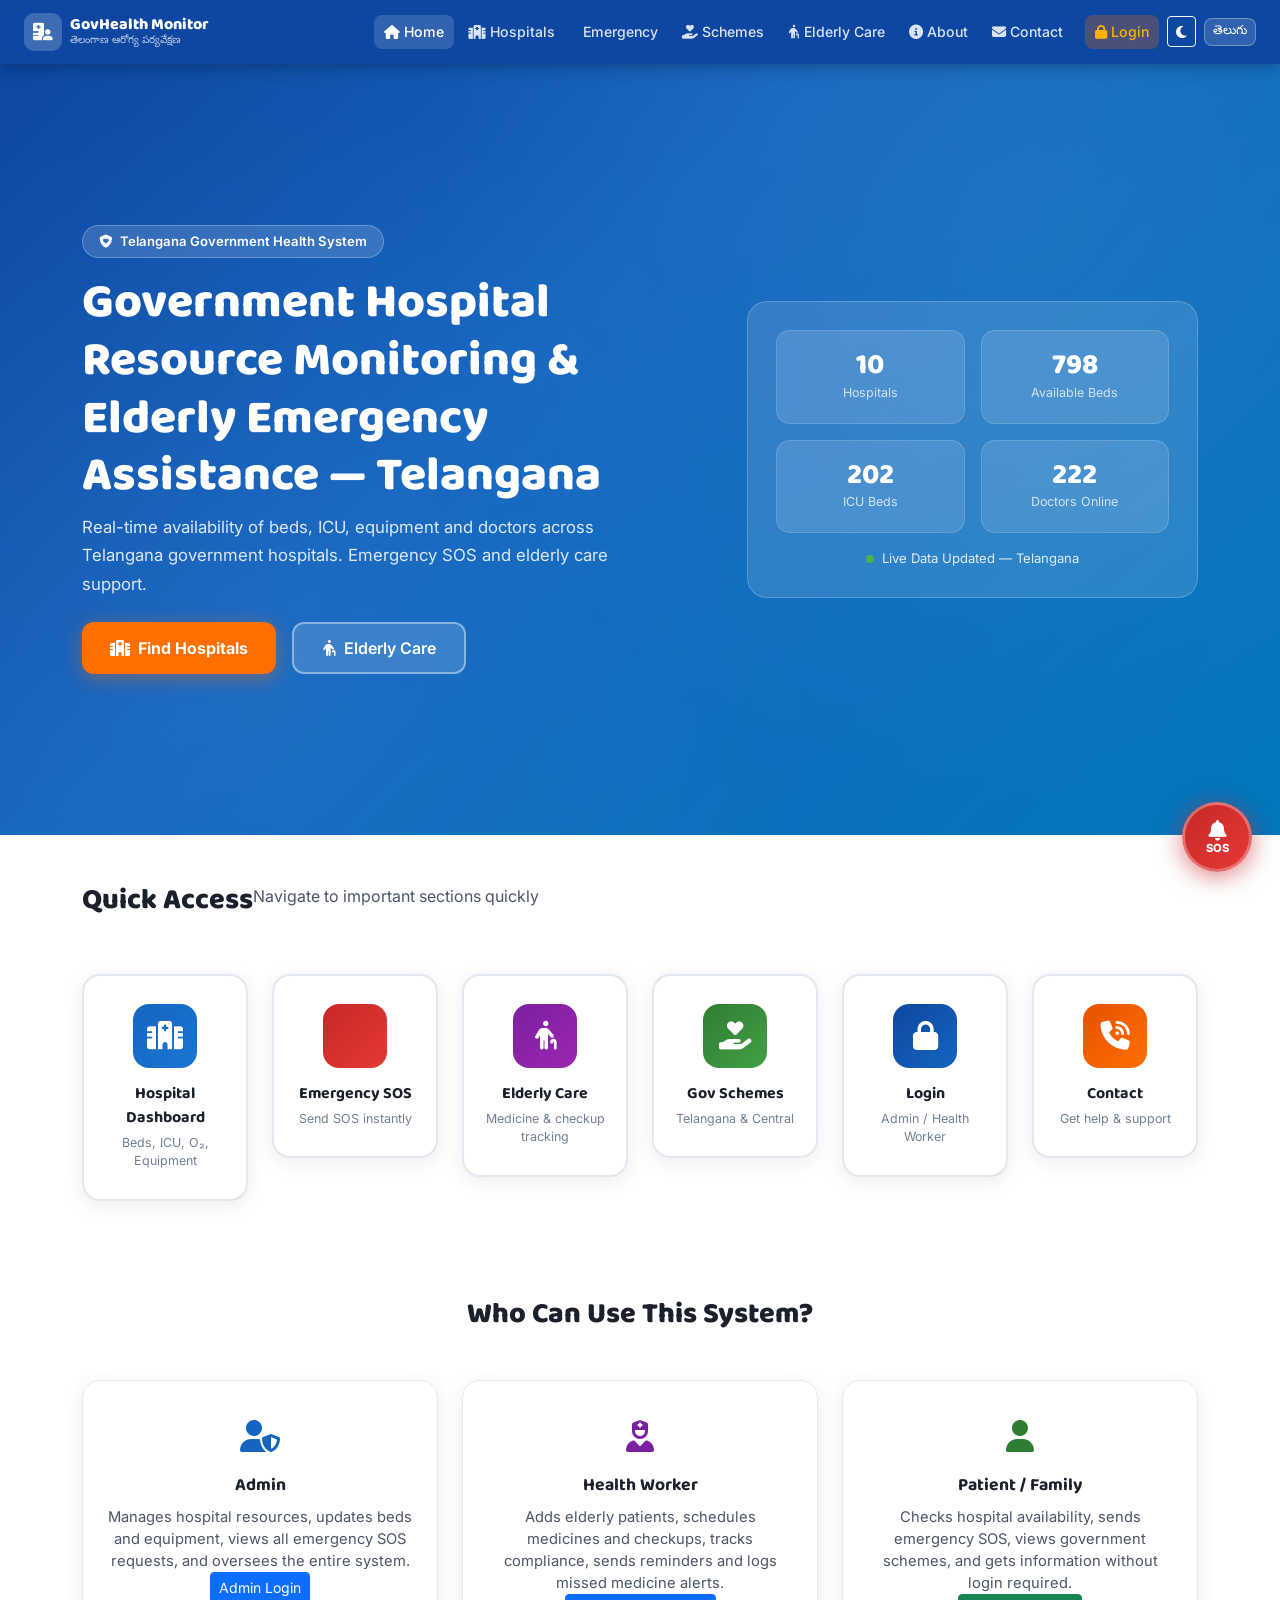
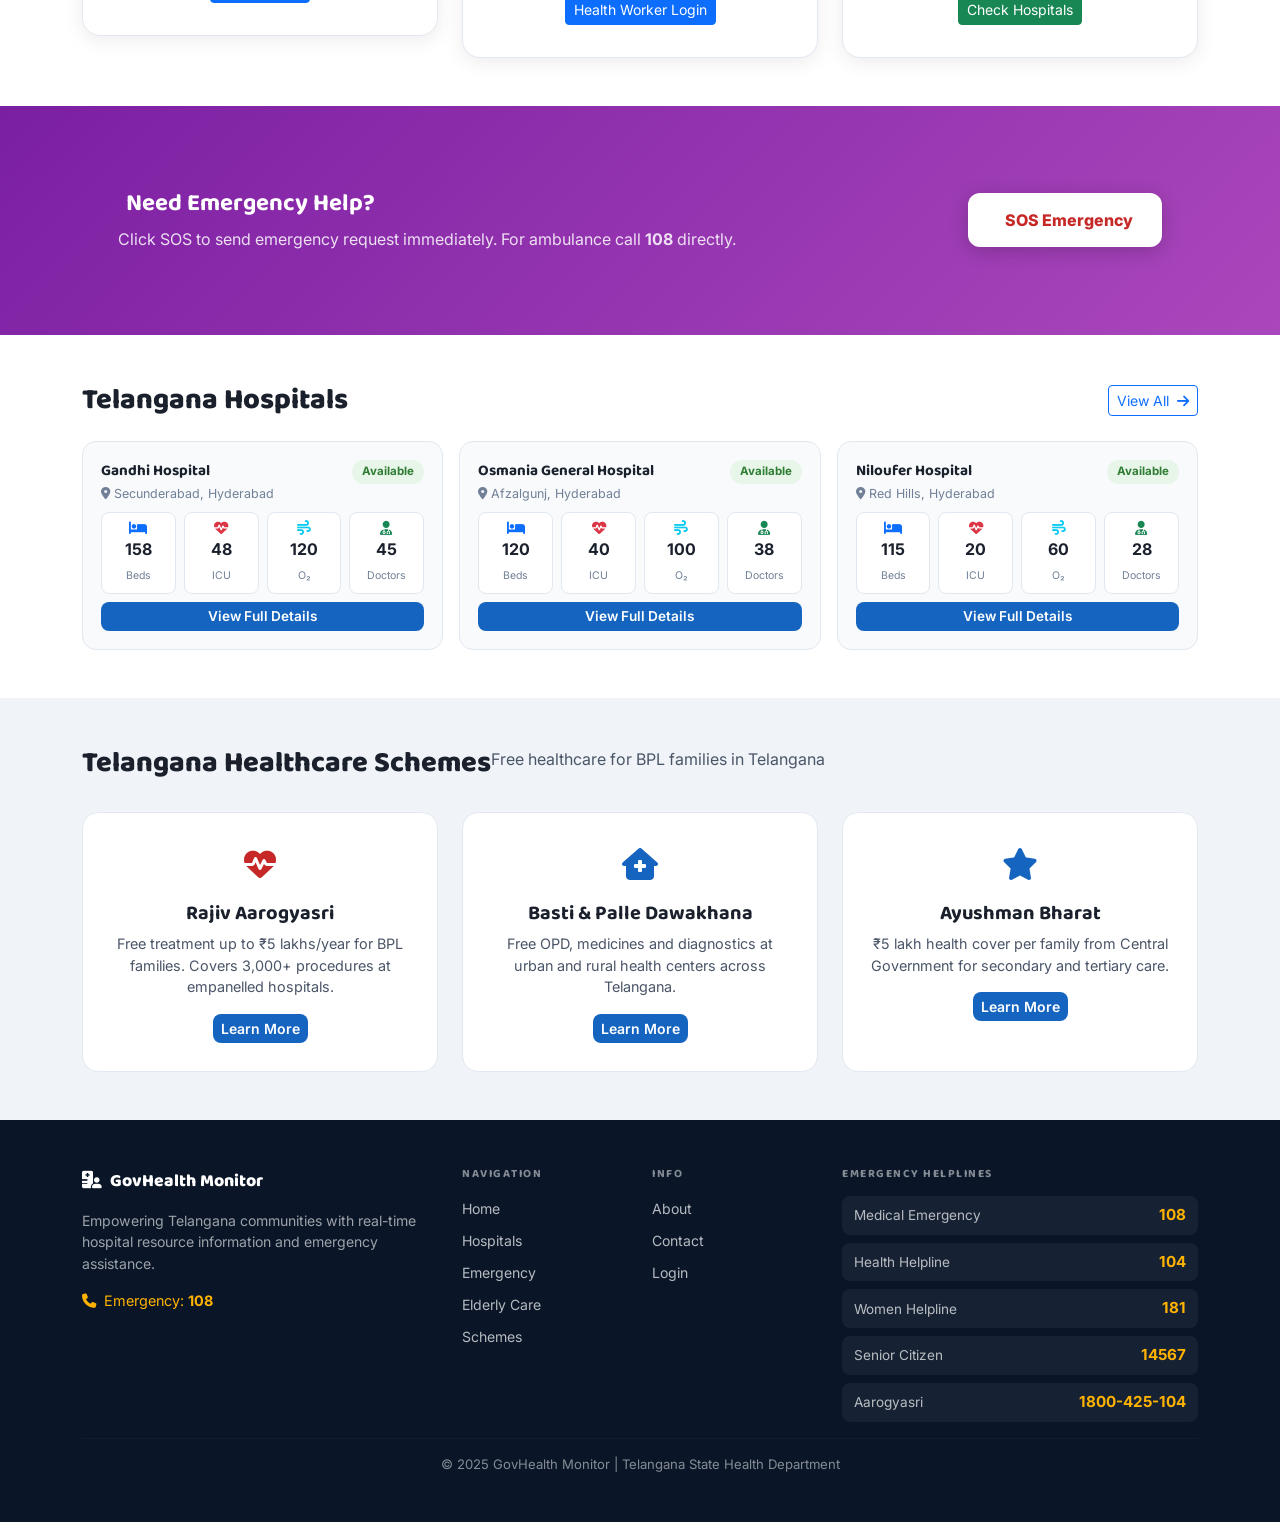
<file: rrr/index.html>
<!DOCTYPE html>
<html lang="en">
<head>
  <meta charset="UTF-8"/>
  <meta name="viewport" content="width=device-width, initial-scale=1.0"/>
  <title>GovHealth Monitor – Telangana Hospital Resource & Emergency System</title>
  <link rel="preconnect" href="https://fonts.googleapis.com">
  <link href="https://fonts.googleapis.com/css2?family=Baloo+2:wght@600;700;800&family=Inter:wght@400;500;600&family=Noto+Sans+Telugu:wght@400;700&display=swap" rel="stylesheet">
  <link rel="stylesheet" href="https://cdnjs.cloudflare.com/ajax/libs/bootstrap/5.3.2/css/bootstrap.min.css"/>
  <link rel="stylesheet" href="https://cdnjs.cloudflare.com/ajax/libs/font-awesome/6.5.0/css/all.min.css"/>
  <link rel="stylesheet" href="css/style.css"/>
</head>
<body>

<nav class="navbar navbar-expand-lg sticky-top" id="mainNav">
  <div class="container-fluid px-3 px-md-4">
    <a class="navbar-brand d-flex align-items-center gap-2" href="index.html">
      <div class="brand-icon"><i class="fa-solid fa-hospital-user"></i></div>
      <div>
        <div class="brand-title">GovHealth Monitor</div>
        <div class="brand-sub d-none d-md-block">తెలంగాణ ఆరోగ్య పర్యవేక్షణ</div>
      </div>
    </a>
    <button class="navbar-toggler" type="button" data-bs-toggle="collapse" data-bs-target="#navMenu"><span class="navbar-toggler-icon"></span></button>
    <div class="collapse navbar-collapse" id="navMenu">
      <ul class="navbar-nav ms-auto align-items-lg-center gap-1">
        <li class="nav-item"><a class="nav-link active" href="index.html"><i class="fa-solid fa-house me-1"></i>Home</a></li>
        <li class="nav-item"><a class="nav-link" href="dashboard.html"><i class="fa-solid fa-hospital me-1"></i>Hospitals</a></li>
        <li class="nav-item"><a class="nav-link" href="emergency.html"><i class="fa-solid fa-bell-ring me-1"></i>Emergency</a></li>
        <li class="nav-item"><a class="nav-link" href="schemes.html"><i class="fa-solid fa-hand-holding-heart me-1"></i>Schemes</a></li>
        <li class="nav-item"><a class="nav-link" href="elderly-care.html"><i class="fa-solid fa-person-cane me-1"></i>Elderly Care</a></li>
        <li class="nav-item"><a class="nav-link" href="about.html"><i class="fa-solid fa-circle-info me-1"></i>About</a></li>
        <li class="nav-item"><a class="nav-link" href="contact.html"><i class="fa-solid fa-envelope me-1"></i>Contact</a></li>
        <li class="nav-item ms-lg-2" id="navAuthItem"><a class="nav-link btn-admin-nav" href="login.html"><i class="fa-solid fa-lock me-1"></i>Login</a></li>
        <li class="nav-item ms-lg-1"><button class="btn btn-sm btn-outline-light" id="darkModeToggle" onclick="toggleDark()"><i class="fa-solid fa-moon"></i></button></li>
        <li class="nav-item ms-lg-1"><button class="btn btn-sm btn-lang" id="langToggle" onclick="toggleLang()">తెలుగు</button></li>
      </ul>
    </div>
  </div>
</nav>

<!-- HERO -->
<section class="hero-section">
  <div class="hero-bg-pattern"></div>
  <div class="container py-5">
    <div class="row align-items-center min-vh-75">
      <div class="col-lg-7 hero-text-col">
        <div class="hero-badge mb-3 animate-fadein"><i class="fa-solid fa-shield-heart me-2"></i>Telangana Government Health System</div>
        <h1 class="hero-title animate-fadein" style="animation-delay:0.1s" data-en="Government Hospital Resource Monitoring & Elderly Emergency Assistance — Telangana" data-te="ప్రభుత్వ ఆసుపత్రి వనరుల పర్యవేక్షణ & వృద్ధుల అత్యవసర సహాయం — తెలంగాణ">
          Government Hospital Resource Monitoring<br>& Elderly Emergency Assistance<br><span style="color:#FFB300">Telangana</span>
        </h1>
        <p class="hero-desc animate-fadein" style="animation-delay:0.2s" data-en="Real-time availability of beds, ICU, equipment and doctors across Telangana government hospitals. Emergency SOS and elderly care support." data-te="తెలంగాణ ప్రభుత్వ ఆసుపత్రులలో బెడ్లు, ICU, పరికరాలు మరియు వైద్యుల రియల్-టైమ్ లభ్యత.">
          Real-time availability of beds, ICU, equipment and doctors across Telangana government hospitals. Emergency SOS and elderly care support.
        </p>
        <div class="d-flex flex-wrap gap-3 mt-4 animate-fadein" style="animation-delay:0.3s">
          <a href="dashboard.html" class="btn btn-hero-primary"><i class="fa-solid fa-hospital me-2"></i>Find Hospitals</a>
          <a href="elderly-care.html" class="btn btn-hero-secondary"><i class="fa-solid fa-person-cane me-2"></i>Elderly Care</a>
        </div>
      </div>
      <div class="col-lg-5 text-center mt-5 mt-lg-0 animate-fadein" style="animation-delay:0.4s">
        <div class="hero-stats-card">
          <div class="row g-3">
            <div class="col-6"><div class="stat-box"><div class="stat-num" id="statHosp">10</div><div class="stat-label">Hospitals</div></div></div>
            <div class="col-6"><div class="stat-box"><div class="stat-num" id="statBeds">–</div><div class="stat-label">Available Beds</div></div></div>
            <div class="col-6"><div class="stat-box"><div class="stat-num" id="statICU">–</div><div class="stat-label">ICU Beds</div></div></div>
            <div class="col-6"><div class="stat-box"><div class="stat-num" id="statDoc">–</div><div class="stat-label">Doctors Online</div></div></div>
          </div>
          <div class="live-badge mt-3"><span class="live-dot"></span> Live Data Updated — Telangana</div>
        </div>
      </div>
    </div>
  </div>
  <a href="emergency.html" class="sos-float-btn" id="sosFab"><i class="fa-solid fa-bell"></i><span>SOS</span></a>
</section>

<!-- QUICK ACCESS -->
<section class="quick-access py-5">
  <div class="container">
    <div class="section-head text-center mb-5">
      <h2 class="section-title" data-en="Quick Access" data-te="త్వరిత యాక్సెస్">Quick Access</h2>
      <p class="section-sub">Navigate to important sections quickly</p>
    </div>
    <div class="row g-4 justify-content-center">
      <div class="col-6 col-md-4 col-lg-2">
        <a href="dashboard.html" class="quick-card">
          <div class="qc-icon bg-blue"><i class="fa-solid fa-hospital"></i></div>
          <div class="qc-label">Hospital Dashboard</div>
          <div class="qc-sub">Beds, ICU, O₂, Equipment</div>
        </a>
      </div>
      <div class="col-6 col-md-4 col-lg-2">
        <a href="emergency.html" class="quick-card emergency-card">
          <div class="qc-icon bg-red"><i class="fa-solid fa-bell-ring"></i></div>
          <div class="qc-label">Emergency SOS</div>
          <div class="qc-sub">Send SOS instantly</div>
        </a>
      </div>
      <div class="col-6 col-md-4 col-lg-2">
        <a href="elderly-care.html" class="quick-card">
          <div class="qc-icon" style="background:linear-gradient(135deg,#7B1FA2,#9C27B0)"><i class="fa-solid fa-person-cane"></i></div>
          <div class="qc-label">Elderly Care</div>
          <div class="qc-sub">Medicine & checkup tracking</div>
        </a>
      </div>
      <div class="col-6 col-md-4 col-lg-2">
        <a href="schemes.html" class="quick-card">
          <div class="qc-icon bg-green"><i class="fa-solid fa-hand-holding-heart"></i></div>
          <div class="qc-label">Gov Schemes</div>
          <div class="qc-sub">Telangana & Central</div>
        </a>
      </div>
      <div class="col-6 col-md-4 col-lg-2">
        <a href="login.html" class="quick-card">
          <div class="qc-icon" style="background:linear-gradient(135deg,#0D47A1,#1565C0)"><i class="fa-solid fa-lock"></i></div>
          <div class="qc-label">Login</div>
          <div class="qc-sub">Admin / Health Worker</div>
        </a>
      </div>
      <div class="col-6 col-md-4 col-lg-2">
        <a href="contact.html" class="quick-card">
          <div class="qc-icon bg-orange"><i class="fa-solid fa-phone-volume"></i></div>
          <div class="qc-label">Contact</div>
          <div class="qc-sub">Get help & support</div>
        </a>
      </div>
    </div>
  </div>
</section>

<!-- USER ROLES SECTION -->
<section class="py-5" style="background:var(--surface)">
  <div class="container">
    <h2 class="section-title text-center mb-5">Who Can Use This System?</h2>
    <div class="row g-4">
      <div class="col-md-4">
        <div class="step-card text-center">
          <div class="step-icon"><i class="fa-solid fa-user-shield" style="color:#1565C0"></i></div>
          <h5>Admin</h5>
          <p>Manages hospital resources, updates beds and equipment, views all emergency SOS requests, and oversees the entire system.</p>
          <a href="login.html" class="btn btn-sm btn-primary">Admin Login</a>
        </div>
      </div>
      <div class="col-md-4">
        <div class="step-card text-center">
          <div class="step-icon"><i class="fa-solid fa-user-nurse" style="color:#7B1FA2"></i></div>
          <h5>Health Worker</h5>
          <p>Adds elderly patients, schedules medicines and checkups, tracks compliance, sends reminders and logs missed medicine alerts.</p>
          <a href="login.html" class="btn btn-sm btn-primary">Health Worker Login</a>
        </div>
      </div>
      <div class="col-md-4">
        <div class="step-card text-center">
          <div class="step-icon"><i class="fa-solid fa-user" style="color:#2E7D32"></i></div>
          <h5>Patient / Family</h5>
          <p>Checks hospital availability, sends emergency SOS, views government schemes, and gets information without login required.</p>
          <a href="dashboard.html" class="btn btn-sm btn-success">Check Hospitals</a>
        </div>
      </div>
    </div>
  </div>
</section>

<!-- EMERGENCY BANNER -->
<section class="emergency-banner py-5">
  <div class="container">
    <div class="emer-banner-inner">
      <div class="row align-items-center">
        <div class="col-md-8">
          <h3 class="mb-2"><i class="fa-solid fa-siren-on me-2"></i>Need Emergency Help?</h3>
          <p class="mb-0">Click SOS to send emergency request immediately. For ambulance call <strong>108</strong> directly.</p>
        </div>
        <div class="col-md-4 text-md-end mt-3 mt-md-0">
          <a href="emergency.html" class="btn btn-sos-large"><i class="fa-solid fa-bell-ring me-2"></i>SOS Emergency</a>
        </div>
      </div>
    </div>
  </div>
</section>

<!-- HOSPITAL PREVIEW -->
<section class="featured-hospitals py-5">
  <div class="container">
    <div class="section-head d-flex justify-content-between align-items-center mb-4">
      <h2 class="section-title mb-0">Telangana Hospitals</h2>
      <a href="dashboard.html" class="btn btn-outline-primary btn-sm">View All <i class="fa-solid fa-arrow-right ms-1"></i></a>
    </div>
    <div class="row g-3" id="homHospList"></div>
  </div>
</section>

<!-- SCHEMES PREVIEW -->
<section class="schemes-preview py-5">
  <div class="container">
    <div class="section-head text-center mb-4">
      <h2 class="section-title">Telangana Healthcare Schemes</h2>
      <p class="section-sub">Free healthcare for BPL families in Telangana</p>
    </div>
    <div class="row g-4">
      <div class="col-md-4"><div class="scheme-preview-card"><div class="sp-icon" style="color:#C62828"><i class="fa-solid fa-heart-pulse"></i></div><h5>Rajiv Aarogyasri</h5><p>Free treatment up to ₹5 lakhs/year for BPL families. Covers 3,000+ procedures at empanelled hospitals.</p><a href="schemes.html" class="btn btn-sm btn-scheme">Learn More</a></div></div>
      <div class="col-md-4"><div class="scheme-preview-card"><div class="sp-icon" style="color:#1565C0"><i class="fa-solid fa-house-medical"></i></div><h5>Basti & Palle Dawakhana</h5><p>Free OPD, medicines and diagnostics at urban and rural health centers across Telangana.</p><a href="schemes.html" class="btn btn-sm btn-scheme">Learn More</a></div></div>
      <div class="col-md-4"><div class="scheme-preview-card"><div class="sp-icon" style="color:#1565C0"><i class="fa-solid fa-star"></i></div><h5>Ayushman Bharat</h5><p>₹5 lakh health cover per family from Central Government for secondary and tertiary care.</p><a href="schemes.html" class="btn btn-sm btn-scheme">Learn More</a></div></div>
    </div>
  </div>
</section>

<footer class="site-footer py-5">
  <div class="container">
    <div class="row g-4">
      <div class="col-md-4">
        <div class="footer-brand mb-3"><i class="fa-solid fa-hospital-user me-2"></i>GovHealth Monitor</div>
        <p class="footer-desc">Empowering Telangana communities with real-time hospital resource information and emergency assistance.</p>
        <div class="footer-emergency mt-3"><i class="fa-solid fa-phone me-2"></i>Emergency: <strong>108</strong></div>
      </div>
      <div class="col-md-2">
        <h6 class="footer-head">Navigation</h6>
        <ul class="footer-links">
          <li><a href="index.html">Home</a></li>
          <li><a href="dashboard.html">Hospitals</a></li>
          <li><a href="emergency.html">Emergency</a></li>
          <li><a href="elderly-care.html">Elderly Care</a></li>
          <li><a href="schemes.html">Schemes</a></li>
        </ul>
      </div>
      <div class="col-md-2">
        <h6 class="footer-head">Info</h6>
        <ul class="footer-links">
          <li><a href="about.html">About</a></li>
          <li><a href="contact.html">Contact</a></li>
          <li><a href="login.html">Login</a></li>
        </ul>
      </div>
      <div class="col-md-4">
        <h6 class="footer-head">Emergency Helplines</h6>
        <div class="helpline-list">
          <div class="helpline-item"><span>Medical Emergency</span><strong>108</strong></div>
          <div class="helpline-item"><span>Health Helpline</span><strong>104</strong></div>
          <div class="helpline-item"><span>Women Helpline</span><strong>181</strong></div>
          <div class="helpline-item"><span>Senior Citizen</span><strong>14567</strong></div>
          <div class="helpline-item"><span>Aarogyasri</span><strong>1800-425-104</strong></div>
        </div>
      </div>
    </div>
    <hr class="footer-divider">
    <div class="text-center footer-copy">© 2025 GovHealth Monitor | Telangana State Health Department</div>
  </div>
</footer>

<script src="https://cdnjs.cloudflare.com/ajax/libs/bootstrap/5.3.2/js/bootstrap.bundle.min.js"></script>
<script src="js/data.js"></script><script src="js/main.js"></script>
<script>
document.addEventListener('DOMContentLoaded',()=>{
  const hosps=getHospitals();
  document.getElementById('statBeds').textContent=hosps.reduce((s,h)=>s+h.beds.available,0);
  document.getElementById('statICU').textContent=hosps.reduce((s,h)=>s+h.beds.icu,0);
  document.getElementById('statDoc').textContent=hosps.reduce((s,h)=>s+h.staff.doctors,0);
  const list=document.getElementById('homHospList');
  hosps.slice(0,3).forEach(h=>{
    list.innerHTML+=`<div class="col-md-4">
      <div class="hosp-preview-card">
        <div class="hpc-header">
          <div><div class="hpc-name">${h.name}</div><div class="hpc-loc"><i class="fa-solid fa-location-dot me-1"></i>${h.location}</div></div>
          <div class="hpc-status ${h.beds.available>20?'status-ok':'status-low'}">${h.beds.available>20?'Available':'Low'}</div>
        </div>
        <div class="hpc-stats mt-2">
          <div class="hpc-stat"><i class="fa-solid fa-bed text-primary"></i><span>${h.beds.available}</span><small>Beds</small></div>
          <div class="hpc-stat"><i class="fa-solid fa-heart-pulse text-danger"></i><span>${h.beds.icu}</span><small>ICU</small></div>
          <div class="hpc-stat"><i class="fa-solid fa-wind text-info"></i><span>${h.equipment.oxygen}</span><small>O₂</small></div>
          <div class="hpc-stat"><i class="fa-solid fa-user-doctor text-success"></i><span>${h.staff.doctors}</span><small>Doctors</small></div>
        </div>
        <a href="dashboard.html" class="btn btn-sm btn-view-hosp mt-2 w-100">View Full Details</a>
      </div>
    </div>`;
  });
});
</script>
</body>
</html>
</file>
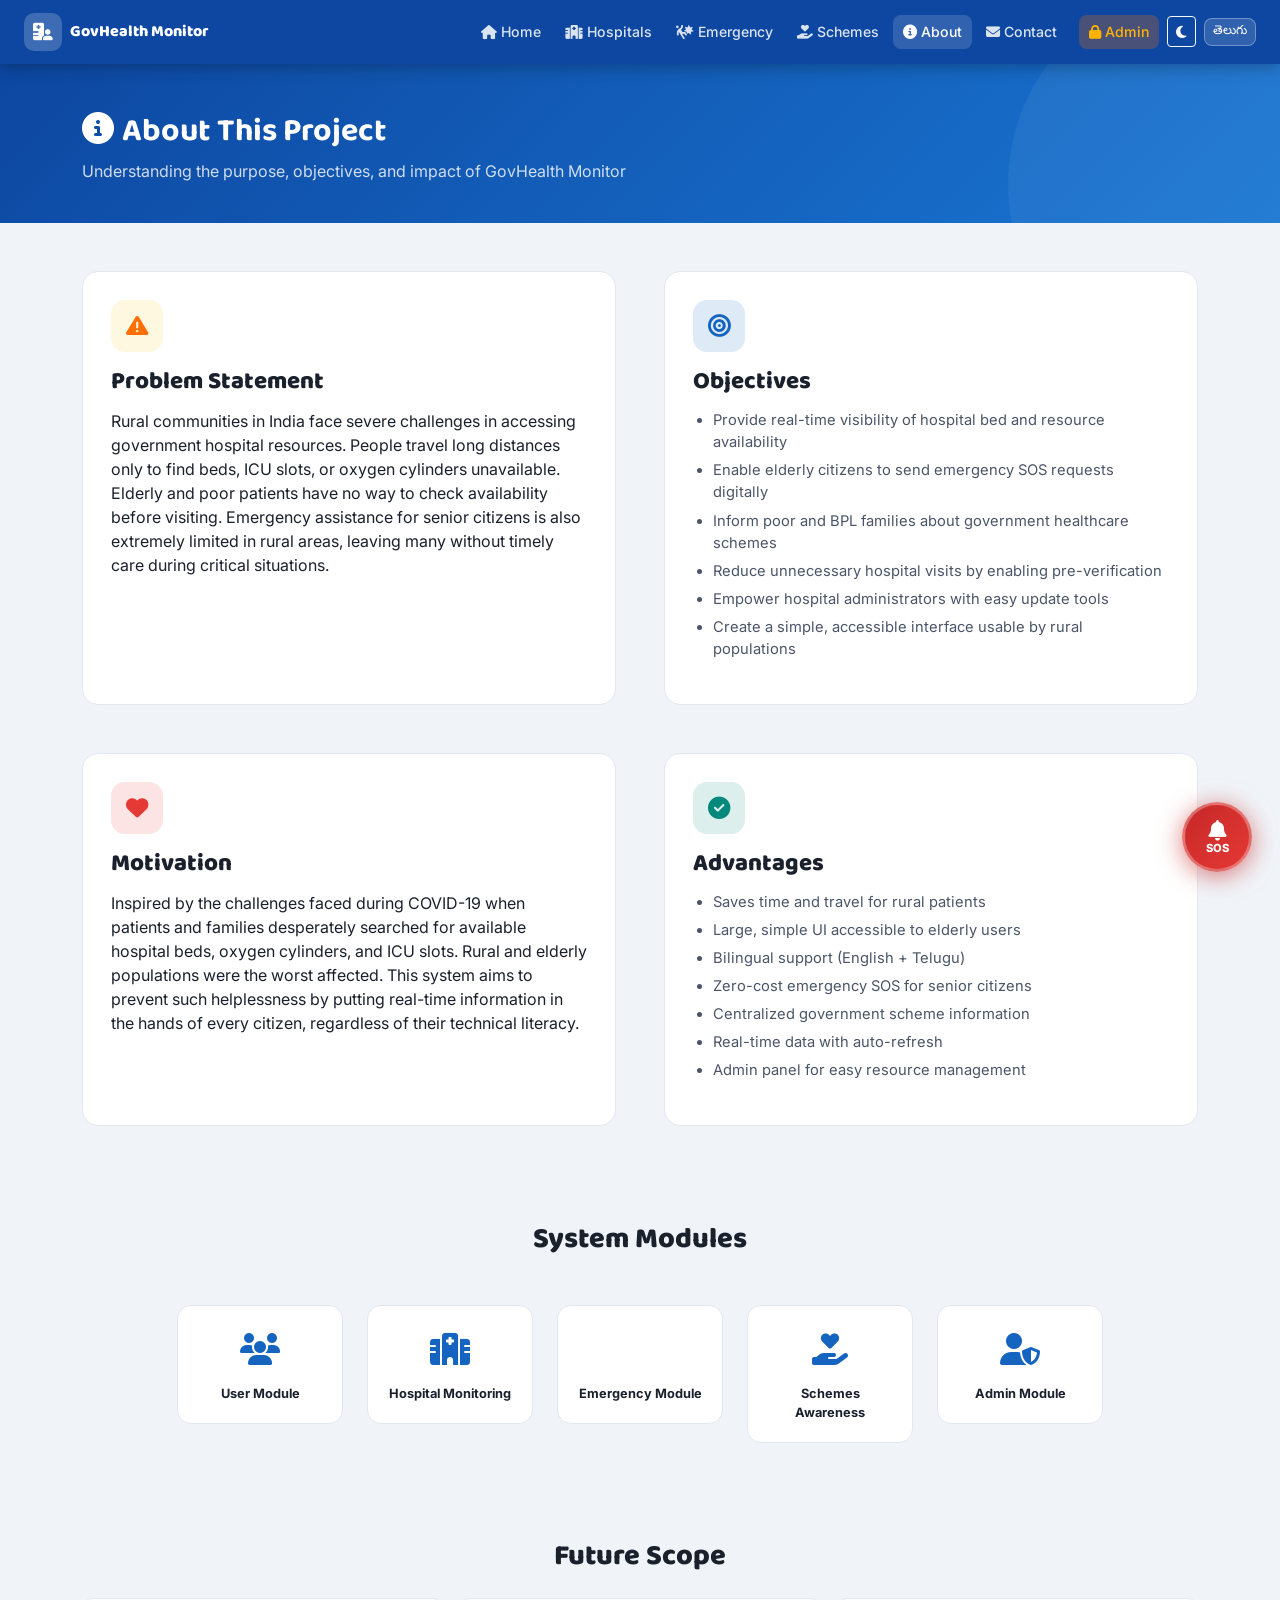
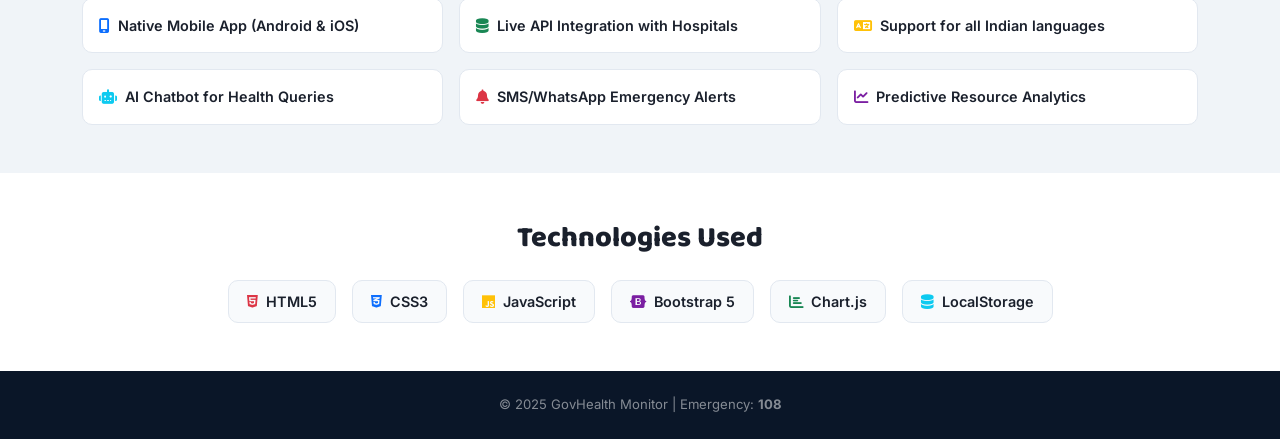
<file: rrr/about.html>
<!DOCTYPE html>
<html lang="en">
<head>
  <meta charset="UTF-8"/>
  <meta name="viewport" content="width=device-width, initial-scale=1.0"/>
  <title>About – GovHealth Monitor</title>
  <link rel="preconnect" href="https://fonts.googleapis.com">
  <link href="https://fonts.googleapis.com/css2?family=Baloo+2:wght@600;700;800&family=Inter:wght@400;500;600&family=Noto+Sans+Telugu:wght@400;700&display=swap" rel="stylesheet">
  <link rel="stylesheet" href="https://cdnjs.cloudflare.com/ajax/libs/bootstrap/5.3.2/css/bootstrap.min.css"/>
  <link rel="stylesheet" href="https://cdnjs.cloudflare.com/ajax/libs/font-awesome/6.5.0/css/all.min.css"/>
  <link rel="stylesheet" href="css/style.css"/>
</head>
<body>
<nav class="navbar navbar-expand-lg sticky-top" id="mainNav">
  <div class="container-fluid px-3 px-md-4">
    <a class="navbar-brand d-flex align-items-center gap-2" href="index.html">
      <div class="brand-icon"><i class="fa-solid fa-hospital-user"></i></div>
      <div><div class="brand-title">GovHealth Monitor</div></div>
    </a>
    <button class="navbar-toggler" type="button" data-bs-toggle="collapse" data-bs-target="#navMenu">
      <span class="navbar-toggler-icon"></span>
    </button>
    <div class="collapse navbar-collapse" id="navMenu">
      <ul class="navbar-nav ms-auto align-items-lg-center gap-1">
        <li class="nav-item"><a class="nav-link" href="index.html"><i class="fa-solid fa-house me-1"></i>Home</a></li>
        <li class="nav-item"><a class="nav-link" href="dashboard.html"><i class="fa-solid fa-hospital me-1"></i>Hospitals</a></li>
        <li class="nav-item"><a class="nav-link" href="emergency.html"><i class="fa-solid fa-person-falling-burst me-1"></i>Emergency</a></li>
        <li class="nav-item"><a class="nav-link" href="schemes.html"><i class="fa-solid fa-hand-holding-heart me-1"></i>Schemes</a></li>
        <li class="nav-item"><a class="nav-link active" href="about.html"><i class="fa-solid fa-circle-info me-1"></i>About</a></li>
        <li class="nav-item"><a class="nav-link" href="contact.html"><i class="fa-solid fa-envelope me-1"></i>Contact</a></li>
        <li class="nav-item ms-lg-2"><a class="nav-link btn-admin-nav" href="admin-login.html"><i class="fa-solid fa-lock me-1"></i>Admin</a></li>
        <li class="nav-item ms-lg-1"><button class="btn btn-sm btn-outline-light" id="darkModeToggle" onclick="toggleDark()"><i class="fa-solid fa-moon"></i></button></li>
        <li class="nav-item ms-lg-1"><button class="btn btn-sm btn-lang" id="langToggle" onclick="toggleLang()">తెలుగు</button></li>
      </ul>
    </div>
  </div>
</nav>

<div class="page-header">
  <div class="container">
    <h1 class="page-title"><i class="fa-solid fa-circle-info me-2"></i>About This Project</h1>
    <p class="page-sub">Understanding the purpose, objectives, and impact of GovHealth Monitor</p>
  </div>
</div>

<section class="py-5">
  <div class="container">
    <div class="row g-5">
      <div class="col-md-6">
        <div class="about-section-card">
          <div class="about-icon"><i class="fa-solid fa-triangle-exclamation"></i></div>
          <h4>Problem Statement</h4>
          <p>Rural communities in India face severe challenges in accessing government hospital resources. People travel long distances only to find beds, ICU slots, or oxygen cylinders unavailable. Elderly and poor patients have no way to check availability before visiting. Emergency assistance for senior citizens is also extremely limited in rural areas, leaving many without timely care during critical situations.</p>
        </div>
      </div>
      <div class="col-md-6">
        <div class="about-section-card">
          <div class="about-icon" style="background:#1565C022;color:#1565C0"><i class="fa-solid fa-bullseye"></i></div>
          <h4>Objectives</h4>
          <ul class="about-list">
            <li>Provide real-time visibility of hospital bed and resource availability</li>
            <li>Enable elderly citizens to send emergency SOS requests digitally</li>
            <li>Inform poor and BPL families about government healthcare schemes</li>
            <li>Reduce unnecessary hospital visits by enabling pre-verification</li>
            <li>Empower hospital administrators with easy update tools</li>
            <li>Create a simple, accessible interface usable by rural populations</li>
          </ul>
        </div>
      </div>
      <div class="col-md-6">
        <div class="about-section-card">
          <div class="about-icon" style="background:#E5393522;color:#E53935"><i class="fa-solid fa-heart"></i></div>
          <h4>Motivation</h4>
          <p>Inspired by the challenges faced during COVID-19 when patients and families desperately searched for available hospital beds, oxygen cylinders, and ICU slots. Rural and elderly populations were the worst affected. This system aims to prevent such helplessness by putting real-time information in the hands of every citizen, regardless of their technical literacy.</p>
        </div>
      </div>
      <div class="col-md-6">
        <div class="about-section-card">
          <div class="about-icon" style="background:#00897B22;color:#00897B"><i class="fa-solid fa-check-circle"></i></div>
          <h4>Advantages</h4>
          <ul class="about-list">
            <li>Saves time and travel for rural patients</li>
            <li>Large, simple UI accessible to elderly users</li>
            <li>Bilingual support (English + Telugu)</li>
            <li>Zero-cost emergency SOS for senior citizens</li>
            <li>Centralized government scheme information</li>
            <li>Real-time data with auto-refresh</li>
            <li>Admin panel for easy resource management</li>
          </ul>
        </div>
      </div>
    </div>
  </div>
</section>

<!-- MODULES -->
<section class="py-5 modules-section">
  <div class="container">
    <h3 class="section-title text-center mb-5">System Modules</h3>
    <div class="row g-4 justify-content-center">
      <div class="col-6 col-md-4 col-lg-2">
        <div class="module-card text-center">
          <div class="mod-icon"><i class="fa-solid fa-users"></i></div>
          <div class="mod-name">User Module</div>
        </div>
      </div>
      <div class="col-6 col-md-4 col-lg-2">
        <div class="module-card text-center">
          <div class="mod-icon"><i class="fa-solid fa-hospital"></i></div>
          <div class="mod-name">Hospital Monitoring</div>
        </div>
      </div>
      <div class="col-6 col-md-4 col-lg-2">
        <div class="module-card text-center">
          <div class="mod-icon"><i class="fa-solid fa-bell-ring"></i></div>
          <div class="mod-name">Emergency Module</div>
        </div>
      </div>
      <div class="col-6 col-md-4 col-lg-2">
        <div class="module-card text-center">
          <div class="mod-icon"><i class="fa-solid fa-hand-holding-heart"></i></div>
          <div class="mod-name">Schemes Awareness</div>
        </div>
      </div>
      <div class="col-6 col-md-4 col-lg-2">
        <div class="module-card text-center">
          <div class="mod-icon"><i class="fa-solid fa-user-shield"></i></div>
          <div class="mod-name">Admin Module</div>
        </div>
      </div>
    </div>
  </div>
</section>

<!-- FUTURE SCOPE -->
<section class="py-5">
  <div class="container">
    <h3 class="section-title text-center mb-4">Future Scope</h3>
    <div class="row g-3">
      <div class="col-md-4"><div class="future-card"><i class="fa-solid fa-mobile-screen me-2 text-primary"></i>Native Mobile App (Android & iOS)</div></div>
      <div class="col-md-4"><div class="future-card"><i class="fa-solid fa-database me-2 text-success"></i>Live API Integration with Hospitals</div></div>
      <div class="col-md-4"><div class="future-card"><i class="fa-solid fa-language me-2 text-warning"></i>Support for all Indian languages</div></div>
      <div class="col-md-4"><div class="future-card"><i class="fa-solid fa-robot me-2 text-info"></i>AI Chatbot for Health Queries</div></div>
      <div class="col-md-4"><div class="future-card"><i class="fa-solid fa-bell me-2 text-danger"></i>SMS/WhatsApp Emergency Alerts</div></div>
      <div class="col-md-4"><div class="future-card"><i class="fa-solid fa-chart-line me-2 text-purple"></i>Predictive Resource Analytics</div></div>
    </div>
  </div>
</section>

<!-- TECH STACK -->
<section class="py-5 tech-section">
  <div class="container">
    <h3 class="section-title text-center mb-4">Technologies Used</h3>
    <div class="row g-3 justify-content-center">
      <div class="col-auto"><div class="tech-badge"><i class="fa-brands fa-html5 text-danger me-2"></i>HTML5</div></div>
      <div class="col-auto"><div class="tech-badge"><i class="fa-brands fa-css3-alt text-primary me-2"></i>CSS3</div></div>
      <div class="col-auto"><div class="tech-badge"><i class="fa-brands fa-js text-warning me-2"></i>JavaScript</div></div>
      <div class="col-auto"><div class="tech-badge"><i class="fa-brands fa-bootstrap text-purple me-2"></i>Bootstrap 5</div></div>
      <div class="col-auto"><div class="tech-badge"><i class="fa-solid fa-chart-bar text-success me-2"></i>Chart.js</div></div>
      <div class="col-auto"><div class="tech-badge"><i class="fa-solid fa-database text-info me-2"></i>LocalStorage</div></div>
    </div>
  </div>
</section>

<a href="emergency.html" class="sos-float-btn"><i class="fa-solid fa-bell"></i><span>SOS</span></a>

<footer class="site-footer py-4">
  <div class="container text-center footer-copy">
    © 2025 GovHealth Monitor | Emergency: <strong>108</strong>
  </div>
</footer>

<script src="https://cdnjs.cloudflare.com/ajax/libs/bootstrap/5.3.2/js/bootstrap.bundle.min.js"></script>
<script src="js/data.js"></script>
<script src="js/main.js"></script>
</body>
</html>
</file>
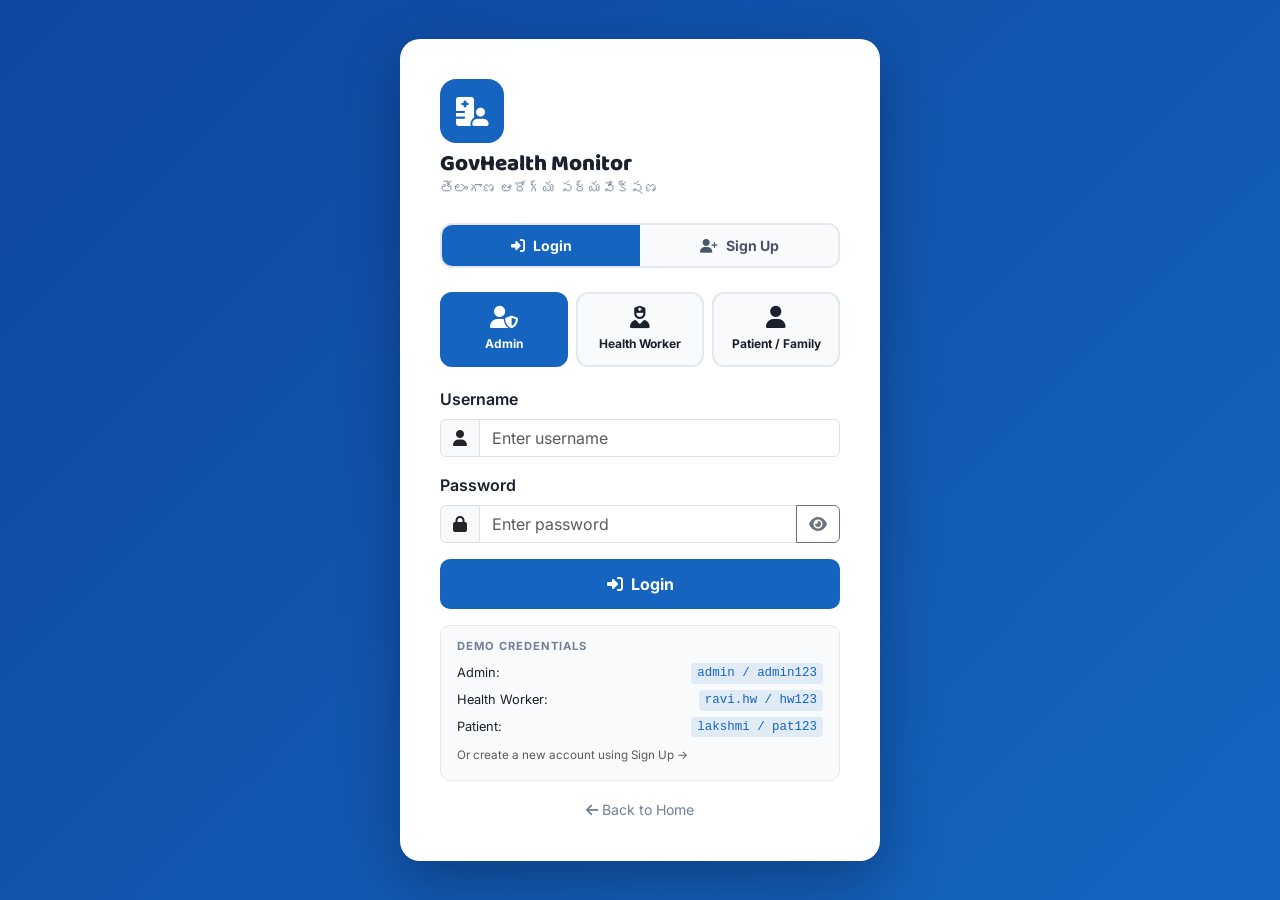
<file: rrr/admin-dashboard.html>
<!DOCTYPE html>
<html lang="en">
<head>
  <meta charset="UTF-8"/>
  <meta name="viewport" content="width=device-width, initial-scale=1.0"/>
  <title>Admin Dashboard – GovHealth Monitor Telangana</title>
  <link rel="preconnect" href="https://fonts.googleapis.com">
  <link href="https://fonts.googleapis.com/css2?family=Baloo+2:wght@600;700;800&family=Inter:wght@400;500;600&display=swap" rel="stylesheet">
  <link rel="stylesheet" href="https://cdnjs.cloudflare.com/ajax/libs/bootstrap/5.3.2/css/bootstrap.min.css"/>
  <link rel="stylesheet" href="https://cdnjs.cloudflare.com/ajax/libs/font-awesome/6.5.0/css/all.min.css"/>
  <link rel="stylesheet" href="css/style.css"/>
</head>
<body>
<nav class="navbar navbar-expand-lg admin-nav sticky-top" id="mainNav">
  <div class="container-fluid px-3 px-md-4">
    <a class="navbar-brand d-flex align-items-center gap-2" href="index.html">
      <div class="brand-icon"><i class="fa-solid fa-hospital-user"></i></div>
      <div><div class="brand-title">GovHealth Admin — Telangana</div></div>
    </a>
    <div class="ms-auto d-flex align-items-center gap-3">
      <span class="admin-user-badge"><i class="fa-solid fa-user-shield me-1"></i>Admin</span>
      <a href="index.html" class="btn btn-sm btn-outline-light"><i class="fa-solid fa-globe me-1"></i>View Site</a>
      <button class="btn btn-sm btn-outline-light" onclick="adminLogout()"><i class="fa-solid fa-right-from-bracket me-1"></i>Logout</button>
    </div>
  </div>
</nav>

<div class="container-fluid">
  <div class="row">
    <div class="col-md-2 admin-sidebar">
      <div class="admin-menu">
        <a href="#" class="admin-menu-item active" onclick="showTab('hospitals',this)"><i class="fa-solid fa-hospital"></i><span>Hospitals</span></a>
        <a href="#" class="admin-menu-item" onclick="showTab('emergency',this)"><i class="fa-solid fa-bell-ring"></i><span>SOS Requests</span> <span class="badge bg-danger ms-1" id="pendSosBadge" style="font-size:0.65rem">0</span></a>
        <a href="#" class="admin-menu-item" onclick="showTab('patients',this)"><i class="fa-solid fa-person-cane"></i><span>Elderly Patients</span></a>
        <a href="#" class="admin-menu-item" onclick="showTab('users',this)"><i class="fa-solid fa-users"></i><span>Users</span></a>
        <a href="#" class="admin-menu-item" onclick="showTab('contacts',this)"><i class="fa-solid fa-envelope"></i><span>Messages</span></a>
        <a href="#" class="admin-menu-item" onclick="showTab('add',this)"><i class="fa-solid fa-plus-circle"></i><span>Add Hospital</span></a>
      </div>
    </div>

    <div class="col-md-10 admin-main">

      <!-- HOSPITALS TAB -->
      <div id="tab-hospitals" class="admin-tab">
        <div class="admin-tab-head d-flex justify-content-between align-items-center mb-4">
          <h4><i class="fa-solid fa-hospital me-2"></i>Manage Hospitals <span class="badge bg-primary ms-2" id="hospCountBadge">0</span></h4>
        </div>
        <div class="table-responsive">
          <table class="table admin-table">
            <thead>
              <tr><th>Hospital</th><th>Location</th><th>Avail. Beds</th><th>ICU</th><th>O₂</th><th>Ventilators</th><th>Doctors</th><th>Ambulances</th><th>Updated</th><th>Actions</th></tr>
            </thead>
            <tbody id="hospTableBody"></tbody>
          </table>
        </div>
      </div>

      <!-- EMERGENCY TAB -->
      <div id="tab-emergency" class="admin-tab d-none">
        <div class="admin-tab-head mb-4"><h4><i class="fa-solid fa-bell-ring me-2 text-danger"></i>Emergency SOS Requests</h4></div>
        <div id="emergencyList"></div>
      </div>

      <!-- PATIENTS TAB -->
      <div id="tab-patients" class="admin-tab d-none">
        <div class="admin-tab-head mb-4"><h4><i class="fa-solid fa-person-cane me-2 text-primary"></i>Elderly Patients Overview</h4></div>
        <div class="table-responsive">
          <table class="table admin-table">
            <thead><tr><th>Name</th><th>Age</th><th>Village</th><th>Disease</th><th>Medicine</th><th>Checkup Date</th><th>Contact</th><th>Status</th></tr></thead>
            <tbody id="patientsTableBody"></tbody>
          </table>
        </div>
      </div>

      <!-- USERS TAB -->
      <div id="tab-users" class="admin-tab d-none">
        <div class="admin-tab-head mb-4"><h4><i class="fa-solid fa-users me-2 text-success"></i>All Users <span class="badge bg-primary ms-2" id="userCountBadge">0</span></h4></div>
        <div class="table-responsive">
          <table class="table admin-table">
            <thead><tr><th>Name</th><th>Username</th><th>Role</th><th>Phone</th><th>District</th><th>Joined</th><th>Status</th><th>Action</th></tr></thead>
            <tbody id="usersTableBody"></tbody>
          </table>
        </div>
      </div>

      <!-- CONTACTS TAB -->
      <div id="tab-contacts" class="admin-tab d-none">
        <div class="admin-tab-head mb-4"><h4><i class="fa-solid fa-envelope me-2 text-warning"></i>Contact Form Messages <span class="badge bg-warning text-dark ms-2" id="contactCountBadge">0</span></h4></div>
        <div id="contactsList"></div>
      </div>

      <!-- ADD HOSPITAL TAB -->
      <div id="tab-add" class="admin-tab d-none">
        <div class="admin-tab-head mb-4"><h4><i class="fa-solid fa-plus-circle me-2"></i>Add New Hospital (Telangana)</h4></div>
        <div class="row justify-content-center">
          <div class="col-md-8">
            <div class="admin-form-card">
              <form id="addHospForm">
                <div class="row g-3">
                  <div class="col-12"><label class="form-label">Hospital Name *</label><input type="text" class="form-control" id="newName" placeholder="e.g. Government Hospital, Adilabad" required></div>
                  <div class="col-md-8"><label class="form-label">Location *</label><input type="text" class="form-control" id="newLoc" placeholder="e.g. Adilabad, Adilabad District" required></div>
                  <div class="col-md-4"><label class="form-label">Contact *</label><input type="text" class="form-control" id="newContact" placeholder="e.g. 08732-222100"></div>
                  <div class="col-12"><label class="form-label">Google Maps Link</label><input type="url" class="form-control" id="newMaps" placeholder="https://maps.google.com/?q=..."></div>
                  <div class="col-12"><h6 class="text-primary mt-2">Bed Information</h6></div>
                  <div class="col-6 col-md-3"><label class="form-label">General Beds</label><input type="number" class="form-control" id="nGeneral" value="0" min="0"></div>
                  <div class="col-6 col-md-3"><label class="form-label">ICU Beds</label><input type="number" class="form-control" id="nICU" value="0" min="0"></div>
                  <div class="col-6 col-md-3"><label class="form-label">Emergency Beds</label><input type="number" class="form-control" id="nEmergBeds" value="0" min="0"></div>
                  <div class="col-6 col-md-3"><label class="form-label">Maternity Beds</label><input type="number" class="form-control" id="nMaternity" value="0" min="0"></div>
                  <div class="col-6 col-md-3"><label class="form-label">Pediatric Beds</label><input type="number" class="form-control" id="nPediatric" value="0" min="0"></div>
                  <div class="col-6 col-md-3"><label class="form-label">Isolation Beds</label><input type="number" class="form-control" id="nIsolation" value="0" min="0"></div>
                  <div class="col-6 col-md-3"><label class="form-label">Occupied</label><input type="number" class="form-control" id="nOccupied" value="0" min="0"></div>
                  <div class="col-6 col-md-3"><label class="form-label">Available</label><input type="number" class="form-control" id="nAvailable" value="0" min="0"></div>
                  <div class="col-12"><h6 class="text-success mt-2">Key Equipment</h6></div>
                  <div class="col-6 col-md-3"><label class="form-label">Oxygen Cylinders</label><input type="number" class="form-control" id="nOxygen" value="0" min="0"></div>
                  <div class="col-6 col-md-3"><label class="form-label">Ventilators</label><input type="number" class="form-control" id="nVent" value="0" min="0"></div>
                  <div class="col-6 col-md-3"><label class="form-label">Monitors</label><input type="number" class="form-control" id="nMon" value="0" min="0"></div>
                  <div class="col-6 col-md-3"><label class="form-label">Dialysis Machines</label><input type="number" class="form-control" id="nDial" value="0" min="0"></div>
                  <div class="col-12"><h6 class="text-warning mt-2">Staff & Emergency</h6></div>
                  <div class="col-6 col-md-3"><label class="form-label">Doctors</label><input type="number" class="form-control" id="nDoc" value="0" min="0"></div>
                  <div class="col-6 col-md-3"><label class="form-label">Nurses</label><input type="number" class="form-control" id="nNurse" value="0" min="0"></div>
                  <div class="col-6 col-md-3"><label class="form-label">Ambulances</label><input type="number" class="form-control" id="nAmb" value="0" min="0"></div>
                  <div class="col-6 col-md-3"><label class="form-label">Blood Units</label><input type="number" class="form-control" id="nBlood" value="0" min="0"></div>
                  <div class="col-12">
                    <button type="submit" class="btn btn-admin-primary w-100"><i class="fa-solid fa-plus me-2"></i>Add Hospital</button>
                  </div>
                </div>
              </form>
            </div>
          </div>
        </div>
      </div>

    </div>
  </div>
</div>

<!-- EDIT MODAL -->
<div class="modal fade" id="editModal" tabindex="-1">
  <div class="modal-dialog modal-lg">
    <div class="modal-content">
      <div class="modal-header"><h5 class="modal-title"><i class="fa-solid fa-pen me-2"></i>Update Hospital Resources</h5><button type="button" class="btn-close" data-bs-dismiss="modal"></button></div>
      <div class="modal-body">
        <input type="hidden" id="editId">
        <strong id="editHospName" class="text-primary d-block mb-3"></strong>
        <div class="row g-3">
          <div class="col-12"><h6 class="text-primary">Beds</h6></div>
          <div class="col-6 col-md-3"><label class="form-label">General Beds</label><input type="number" class="form-control" id="eGeneral" min="0"></div>
          <div class="col-6 col-md-3"><label class="form-label">ICU Beds</label><input type="number" class="form-control" id="eICU" min="0"></div>
          <div class="col-6 col-md-3"><label class="form-label">Available Beds</label><input type="number" class="form-control" id="eAvail" min="0"></div>
          <div class="col-6 col-md-3"><label class="form-label">Occupied Beds</label><input type="number" class="form-control" id="eOcc" min="0"></div>
          <div class="col-12"><h6 class="text-success mt-2">Equipment</h6></div>
          <div class="col-6 col-md-3"><label class="form-label">Oxygen Cylinders</label><input type="number" class="form-control" id="eOxy" min="0"></div>
          <div class="col-6 col-md-3"><label class="form-label">Ventilators</label><input type="number" class="form-control" id="eVent" min="0"></div>
          <div class="col-12"><h6 class="text-warning mt-2">Staff & Emergency</h6></div>
          <div class="col-6 col-md-3"><label class="form-label">Doctors</label><input type="number" class="form-control" id="eDoc" min="0"></div>
          <div class="col-6 col-md-3"><label class="form-label">Nurses</label><input type="number" class="form-control" id="eNurse" min="0"></div>
          <div class="col-6 col-md-3"><label class="form-label">Ambulances</label><input type="number" class="form-control" id="eAmb" min="0"></div>
          <div class="col-6 col-md-3"><label class="form-label">Blood Units</label><input type="number" class="form-control" id="eBlood" min="0"></div>
        </div>
      </div>
      <div class="modal-footer">
        <button class="btn btn-secondary" data-bs-dismiss="modal">Cancel</button>
        <button class="btn btn-admin-primary" onclick="saveEdit()"><i class="fa-solid fa-floppy-disk me-2"></i>Save Changes</button>
      </div>
    </div>
  </div>
</div>

<script src="https://cdnjs.cloudflare.com/ajax/libs/bootstrap/5.3.2/js/bootstrap.bundle.min.js"></script>
<script src="js/data.js"></script><script src="js/main.js"></script>
<script>
if(!sessionStorage.getItem('govhealth_role')||sessionStorage.getItem('govhealth_role')!=='admin') window.location.href='login.html';
let editModal;
document.addEventListener('DOMContentLoaded',()=>{
  editModal=new bootstrap.Modal(document.getElementById('editModal'));
  renderHospTable();
  renderEmergencyList();
  document.getElementById('addHospForm').addEventListener('submit',function(e){
    e.preventDefault();
    addHospital({
      name:document.getElementById('newName').value,location:document.getElementById('newLoc').value,
      contact:document.getElementById('newContact').value||'N/A',maps:document.getElementById('newMaps').value||'#',
      beds:{general:+document.getElementById('nGeneral').value,icu:+document.getElementById('nICU').value,emergency:+document.getElementById('nEmergBeds').value,maternity:+document.getElementById('nMaternity').value,pediatric:+document.getElementById('nPediatric').value,isolation:+document.getElementById('nIsolation').value,occupied:+document.getElementById('nOccupied').value,available:+document.getElementById('nAvailable').value},
      equipment:{oxygen:+document.getElementById('nOxygen').value,ventilators:+document.getElementById('nVent').value,monitors:+document.getElementById('nMon').value,wheelchairs:0,stretchers:0,dialysis:+document.getElementById('nDial').value,xray:0,ctscan:0,mri:0,ecg:0},
      staff:{doctors:+document.getElementById('nDoc').value,nurses:+document.getElementById('nNurse').value,surgeons:0,emergencyStaff:0,labTech:0,pharmacist:0,wardBoys:0},
      emergency:{ambulances:+document.getElementById('nAmb').value,bloodUnits:+document.getElementById('nBlood').value,oxygenPlant:false,operationTheaters:0,traumaCenter:false,open247:false}
    });
    this.reset();showToast('Hospital added!');showTab('hospitals',document.querySelector('.admin-menu-item'));renderHospTable();
  });
});

function renderHospTable(){
  const h=getHospitals();
  document.getElementById('hospCountBadge').textContent=h.length+' Hospitals';
  document.getElementById('hospTableBody').innerHTML=h.map(h=>`<tr>
    <td><strong>${h.name.split(',')[0]}</strong></td>
    <td><small>${h.location}</small></td>
    <td><span class="res-badge ${h.beds.available>10?'rb-ok':'rb-low'}">${h.beds.available}</span></td>
    <td><span class="res-badge ${h.beds.icu>3?'rb-ok':'rb-low'}">${h.beds.icu}</span></td>
    <td><span class="res-badge ${h.equipment.oxygen>10?'rb-ok':'rb-low'}">${h.equipment.oxygen}</span></td>
    <td><span class="res-badge ${h.equipment.ventilators>3?'rb-ok':'rb-low'}">${h.equipment.ventilators}</span></td>
    <td>${h.staff.doctors}</td>
    <td><span class="res-badge ${h.emergency.ambulances>1?'rb-ok':'rb-low'}">${h.emergency.ambulances}</span></td>
    <td><small>${h.updated}</small></td>
    <td>
      <button class="btn btn-sm btn-edit me-1" onclick="openEdit(${h.id})"><i class="fa-solid fa-pen"></i></button>
      <button class="btn btn-sm btn-delete" onclick="delHosp(${h.id})"><i class="fa-solid fa-trash"></i></button>
    </td>
  </tr>`).join('');
}
function renderEmergencyList(){
  const reqs=getEmergencyRequests();
  const pend = reqs.filter(r=>r.status==='Pending').length;
  const badge = document.getElementById('pendSosBadge');
  if(badge){ badge.textContent=pend; badge.style.display=pend>0?'':'none'; }
  const el=document.getElementById('emergencyList');
  if(!reqs.length){el.innerHTML='<div class="text-center py-5 text-muted"><i class="fa-solid fa-inbox fa-3x mb-3"></i><p>No emergency requests.</p></div>';return;}
  el.innerHTML=reqs.map(r=>`<div class="emer-req-card ${r.status==='Completed'?'req-done':'req-pending'}">
    <div class="req-header"><div><strong>${r.name}</strong>, Age: ${r.age}<span class="req-status ${r.status==='Completed'?'status-done':'status-pend'}">${r.status}</span></div><small>${r.timestamp}</small></div>
    <div class="req-body mt-2">
      <div><i class="fa-solid fa-phone me-1 text-muted"></i>${r.phone}</div>
      <div><i class="fa-solid fa-location-dot me-1 text-muted"></i>${r.location}</div>
      <div class="mt-1"><i class="fa-solid fa-notes-medical me-1 text-muted"></i>${r.description}</div>
    </div>
    ${r.status==='Pending'?`<button class="btn btn-sm btn-mark-done mt-2" onclick="markDone(${r.id})"><i class="fa-solid fa-check me-1"></i>Mark Completed</button>`:''}
  </div>`).join('');
}
function renderPatientsTable(){
  const pts=getPatients();
  document.getElementById('patientsTableBody').innerHTML=pts.length?pts.map(p=>`<tr>
    <td><strong>${p.name}</strong></td><td>${p.age}</td><td>${p.village}</td><td>${p.disease}</td>
    <td><small>${p.medicine}</small></td><td>${p.checkupDate}</td><td>${p.contact}</td>
    <td><span class="res-badge ${p.medStatus==='Active'?'rb-ok':'rb-low'}">${p.medStatus}</span></td>
  </tr>`).join(''):'<tr><td colspan="8" class="text-center text-muted py-4">No elderly patients registered yet.</td></tr>';
}
function renderUsersTable(){
  const users = getUsers();
  document.getElementById('userCountBadge').textContent = users.length;
  const roleColors = {admin:'badge bg-danger',hw:'badge bg-warning text-dark',patient:'badge bg-success'};
  document.getElementById('usersTableBody').innerHTML = users.length ? users.map(u=>`<tr>
    <td><strong>${u.name||'—'}</strong></td>
    <td><code style="font-size:0.78rem">${u.username}</code></td>
    <td><span class="${roleColors[u.role]||'badge bg-secondary'}" style="font-size:0.72rem">${u.role}</span></td>
    <td>${u.phone||'—'}</td><td>${u.district||'—'}</td>
    <td><small>${u.createdAt||'—'}</small></td>
    <td><span class="res-badge ${u.active===false?'rb-low':'rb-ok'}">${u.active===false?'Inactive':'Active'}</span></td>
    <td><button class="btn btn-sm btn-edit" onclick="toggleUserActive('${u.username}')"><i class="fa-solid fa-toggle-on"></i></button></td>
  </tr>`).join('') : '<tr><td colspan="8" class="text-center text-muted py-4">No users yet.</td></tr>';
}
function toggleUserActive(username){
  const users=getUsers(),i=users.findIndex(u=>u.username===username);
  if(i>-1){users[i].active=users[i].active===false?true:false;localStorage.setItem('govhealth_users',JSON.stringify(users));renderUsersTable();showToast('User status updated!');}
}
function renderContacts(){
  const contacts=JSON.parse(localStorage.getItem('govhealth_contacts')||'[]');
  const badge=document.getElementById('contactCountBadge');
  if(badge) badge.textContent=contacts.length;
  const el=document.getElementById('contactsList');
  if(!contacts.length){el.innerHTML='<div class="text-center py-5 text-muted"><i class="fa-solid fa-inbox fa-3x mb-3 d-block"></i><p>No messages yet.</p></div>';return;}
  el.innerHTML=contacts.map((c,i)=>`<div class="emer-req-card ${!c.read?'req-pending':''} mb-3">
    <div class="req-header"><div><strong>${c.name}</strong>&nbsp;<span class="badge bg-secondary" style="font-size:0.7rem">${c.subject}</span>${!c.read?'<span class="badge bg-danger ms-1" style="font-size:0.65rem">New</span>':''}</div><small class="text-muted">${c.submittedAt}</small></div>
    <div class="req-body mt-2"><div><i class="fa-solid fa-envelope me-1 text-muted"></i>${c.email}</div><div class="mt-1"><i class="fa-solid fa-message me-1 text-muted"></i>${c.message}</div></div>
    ${!c.read?'<button class="btn btn-sm btn-success mt-2" onclick="markContactRead('+i+')"><i class="fa-solid fa-check me-1"></i>Mark Read</button>':''}
  </div>`).join('');
}
function markContactRead(i){
  const c=JSON.parse(localStorage.getItem('govhealth_contacts')||'[]');
  if(c[i]) c[i].read=true;
  localStorage.setItem('govhealth_contacts',JSON.stringify(c));
  renderContacts();showToast('Marked as read!');
}
function openEdit(id){
  const h=getHospitals().find(x=>x.id==id); if(!h)return;
  document.getElementById('editId').value=id;
  document.getElementById('editHospName').textContent=h.name;
  document.getElementById('eGeneral').value=h.beds.general;
  document.getElementById('eICU').value=h.beds.icu;
  document.getElementById('eAvail').value=h.beds.available;
  document.getElementById('eOcc').value=h.beds.occupied;
  document.getElementById('eOxy').value=h.equipment.oxygen;
  document.getElementById('eVent').value=h.equipment.ventilators;
  document.getElementById('eDoc').value=h.staff.doctors;
  document.getElementById('eNurse').value=h.staff.nurses;
  document.getElementById('eAmb').value=h.emergency.ambulances;
  document.getElementById('eBlood').value=h.emergency.bloodUnits;
  editModal.show();
}
function saveEdit(){
  const id=document.getElementById('editId').value;
  const h=getHospitals().find(x=>x.id==id);
  updateHospital(id,{
    beds:{...h.beds,general:+document.getElementById('eGeneral').value,icu:+document.getElementById('eICU').value,available:+document.getElementById('eAvail').value,occupied:+document.getElementById('eOcc').value},
    equipment:{...h.equipment,oxygen:+document.getElementById('eOxy').value,ventilators:+document.getElementById('eVent').value},
    staff:{...h.staff,doctors:+document.getElementById('eDoc').value,nurses:+document.getElementById('eNurse').value},
    emergency:{...h.emergency,ambulances:+document.getElementById('eAmb').value,bloodUnits:+document.getElementById('eBlood').value}
  });
  editModal.hide();renderHospTable();showToast('Hospital updated!');
}
function delHosp(id){if(confirm('Delete this hospital?')){deleteHospital(id);renderHospTable();showToast('Deleted.','error');}}
function markDone(id){markRequestDone(id);renderEmergencyList();showToast('Marked as completed!');}
function showTab(tab,el){
  document.querySelectorAll('.admin-tab').forEach(t=>t.classList.add('d-none'));
  document.querySelectorAll('.admin-menu-item').forEach(i=>i.classList.remove('active'));
  document.getElementById('tab-'+tab).classList.remove('d-none');
  if(el)el.classList.add('active');
  if(tab==='emergency')renderEmergencyList();
  if(tab==='hospitals')renderHospTable();
  if(tab==='patients')renderPatientsTable();
  if(tab==='users')renderUsersTable();
  if(tab==='contacts')renderContacts();
  return false;
}
function adminLogout(){sessionStorage.clear();window.location.href='login.html';}
</script>
</body>
</html>
</file>
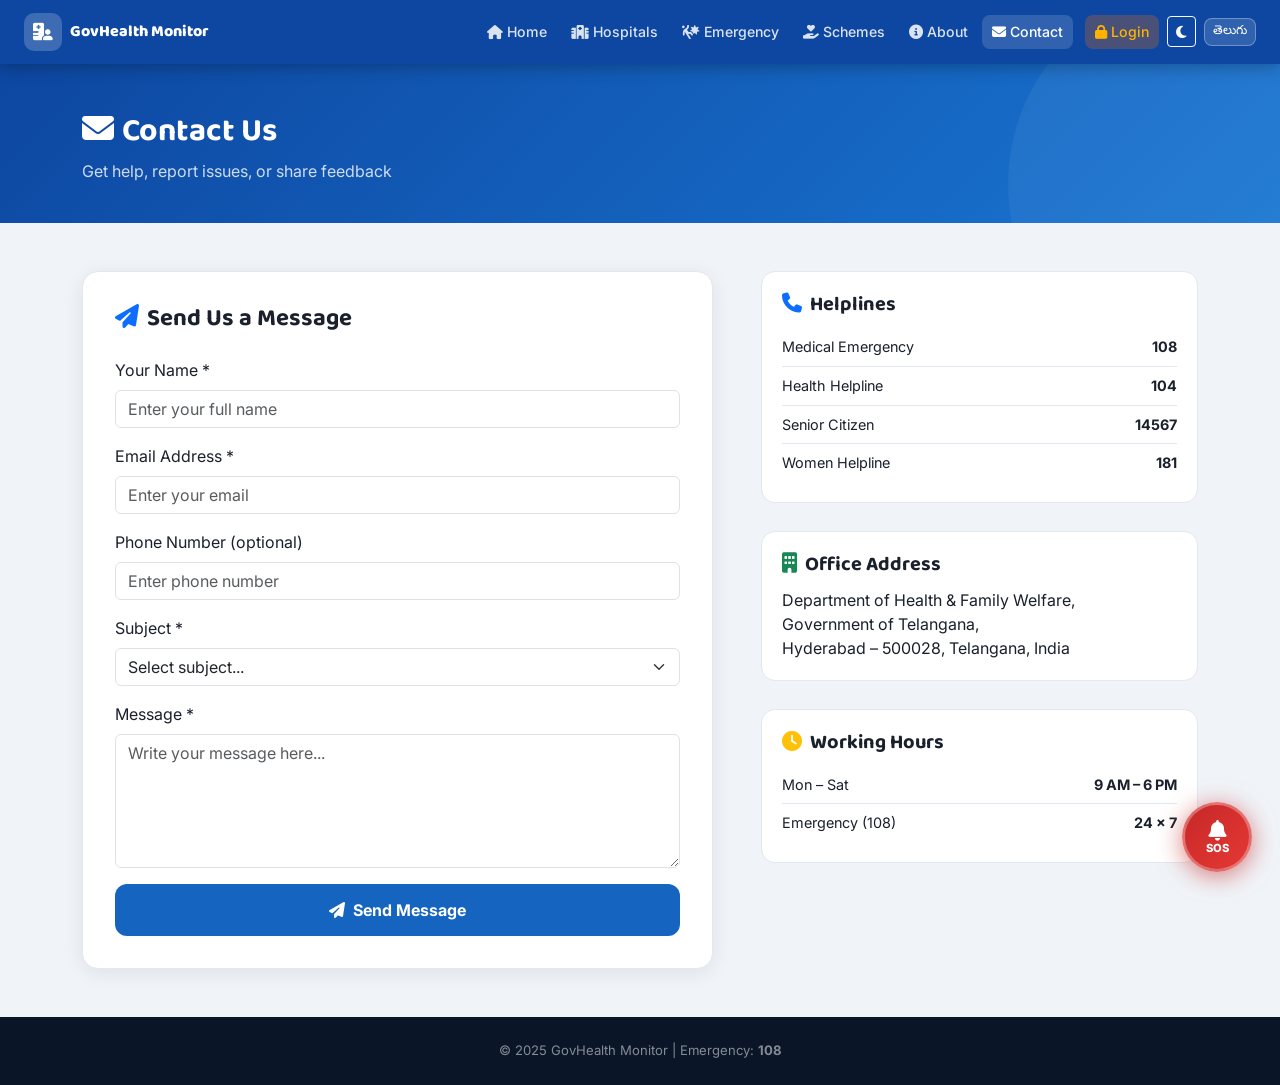
<file: rrr/contact.html>
<!DOCTYPE html>
<html lang="en">
<head>
  <meta charset="UTF-8"/>
  <meta name="viewport" content="width=device-width, initial-scale=1.0"/>
  <title>Contact – GovHealth Monitor</title>
  <link rel="preconnect" href="https://fonts.googleapis.com">
  <link href="https://fonts.googleapis.com/css2?family=Baloo+2:wght@600;700;800&family=Inter:wght@400;500;600&family=Noto+Sans+Telugu:wght@400;700&display=swap" rel="stylesheet">
  <link rel="stylesheet" href="https://cdnjs.cloudflare.com/ajax/libs/bootstrap/5.3.2/css/bootstrap.min.css"/>
  <link rel="stylesheet" href="https://cdnjs.cloudflare.com/ajax/libs/font-awesome/6.5.0/css/all.min.css"/>
  <link rel="stylesheet" href="css/style.css"/>
</head>
<body>
<nav class="navbar navbar-expand-lg sticky-top" id="mainNav">
  <div class="container-fluid px-3 px-md-4">
    <a class="navbar-brand d-flex align-items-center gap-2" href="index.html">
      <div class="brand-icon"><i class="fa-solid fa-hospital-user"></i></div>
      <div><div class="brand-title">GovHealth Monitor</div></div>
    </a>
    <button class="navbar-toggler" type="button" data-bs-toggle="collapse" data-bs-target="#navMenu">
      <span class="navbar-toggler-icon"></span>
    </button>
    <div class="collapse navbar-collapse" id="navMenu">
      <ul class="navbar-nav ms-auto align-items-lg-center gap-1">
        <li class="nav-item"><a class="nav-link" href="index.html"><i class="fa-solid fa-house me-1"></i>Home</a></li>
        <li class="nav-item"><a class="nav-link" href="dashboard.html"><i class="fa-solid fa-hospital me-1"></i>Hospitals</a></li>
        <li class="nav-item"><a class="nav-link" href="emergency.html"><i class="fa-solid fa-person-falling-burst me-1"></i>Emergency</a></li>
        <li class="nav-item"><a class="nav-link" href="schemes.html"><i class="fa-solid fa-hand-holding-heart me-1"></i>Schemes</a></li>
        <li class="nav-item"><a class="nav-link" href="about.html"><i class="fa-solid fa-circle-info me-1"></i>About</a></li>
        <li class="nav-item"><a class="nav-link active" href="contact.html"><i class="fa-solid fa-envelope me-1"></i>Contact</a></li>
        <li class="nav-item ms-lg-2" id="navAuthItem"><a class="nav-link btn-admin-nav" href="login.html"><i class="fa-solid fa-lock me-1"></i>Login</a></li>
        <li class="nav-item ms-lg-1"><button class="btn btn-sm btn-outline-light" id="darkModeToggle" onclick="toggleDark()"><i class="fa-solid fa-moon"></i></button></li>
        <li class="nav-item ms-lg-1"><button class="btn btn-sm btn-lang" id="langToggle" onclick="toggleLang()">తెలుగు</button></li>
      </ul>
    </div>
  </div>
</nav>

<div class="page-header">
  <div class="container">
    <h1 class="page-title"><i class="fa-solid fa-envelope me-2"></i>Contact Us</h1>
    <p class="page-sub">Get help, report issues, or share feedback</p>
  </div>
</div>

<section class="py-5">
  <div class="container">
    <div class="row g-5">
      <div class="col-md-7">
        <div class="contact-form-card">
          <h4 class="mb-4"><i class="fa-solid fa-paper-plane me-2 text-primary"></i>Send Us a Message</h4>
          <form id="contactForm">
            <div class="mb-3">
              <label class="form-label">Your Name *</label>
              <input type="text" class="form-control" id="cName" placeholder="Enter your full name" required>
            </div>
            <div class="mb-3">
              <label class="form-label">Email Address *</label>
              <input type="email" class="form-control" id="cEmail" placeholder="Enter your email" required>
            </div>
            <div class="mb-3">
              <label class="form-label">Phone Number (optional)</label>
              <input type="tel" class="form-control" id="cPhone" placeholder="Enter phone number">
            </div>
            <div class="mb-3">
              <label class="form-label">Subject *</label>
              <select class="form-select" id="cSubject" required>
                <option value="">Select subject...</option>
                <option>Hospital Data Issue</option>
                <option>Emergency Assistance</option>
                <option>Government Scheme Query</option>
                <option>Technical Problem</option>
                <option>General Feedback</option>
                <option>Other</option>
              </select>
            </div>
            <div class="mb-3">
              <label class="form-label">Message *</label>
              <textarea class="form-control" id="cMessage" rows="5" placeholder="Write your message here..." required></textarea>
            </div>
            <button type="submit" class="btn btn-contact-submit w-100">
              <i class="fa-solid fa-paper-plane me-2"></i>Send Message
            </button>
          </form>
          <div id="contactSuccess" class="alert alert-success mt-3 d-none">
            <i class="fa-solid fa-check-circle me-2"></i>Thank you! Your message has been received. We'll respond within 24 hours.
          </div>
        </div>
      </div>
      <div class="col-md-5">
        <div class="contact-info-wrap">
          <div class="contact-info-card mb-3">
            <h5><i class="fa-solid fa-phone me-2 text-primary"></i>Helplines</h5>
            <div class="ci-item"><span>Medical Emergency</span><strong>108</strong></div>
            <div class="ci-item"><span>Health Helpline</span><strong>104</strong></div>
            <div class="ci-item"><span>Senior Citizen</span><strong>14567</strong></div>
            <div class="ci-item"><span>Women Helpline</span><strong>181</strong></div>
          </div>
          <div class="contact-info-card mb-3">
            <h5><i class="fa-solid fa-building me-2 text-success"></i>Office Address</h5>
            <p class="mb-0">Department of Health & Family Welfare,<br>Government of Telangana,<br>Hyderabad – 500028, Telangana, India</p>
          </div>
          <div class="contact-info-card">
            <h5><i class="fa-solid fa-clock me-2 text-warning"></i>Working Hours</h5>
            <div class="ci-item"><span>Mon – Sat</span><strong>9 AM – 6 PM</strong></div>
            <div class="ci-item"><span>Emergency (108)</span><strong>24 × 7</strong></div>
          </div>
        </div>
      </div>
    </div>
  </div>
</section>

<a href="emergency.html" class="sos-float-btn"><i class="fa-solid fa-bell"></i><span>SOS</span></a>

<footer class="site-footer py-4">
  <div class="container text-center footer-copy">
    © 2025 GovHealth Monitor | Emergency: <strong>108</strong>
  </div>
</footer>

<script src="https://cdnjs.cloudflare.com/ajax/libs/bootstrap/5.3.2/js/bootstrap.bundle.min.js"></script>
<script src="js/auth.js"></script>
<script src="js/data.js"></script>
<script src="js/main.js"></script>
<script>
document.getElementById('contactForm').addEventListener('submit', function(e) {
  e.preventDefault();
  // Save to localStorage
  const contacts = JSON.parse(localStorage.getItem('govhealth_contacts') || '[]');
  contacts.unshift({
    id: Date.now(),
    name: document.getElementById('cName').value.trim(),
    email: document.getElementById('cEmail').value.trim(),
    phone: document.getElementById('cPhone').value.trim(),
    subject: document.getElementById('cSubject').value,
    message: document.getElementById('cMessage').value.trim(),
    submittedAt: new Date().toLocaleString(),
    read: false
  });
  localStorage.setItem('govhealth_contacts', JSON.stringify(contacts));
  document.getElementById('contactSuccess').classList.remove('d-none');
  this.reset();
  setTimeout(() => document.getElementById('contactSuccess').classList.add('d-none'), 6000);
});
</script>
</body>
</html>
</file>
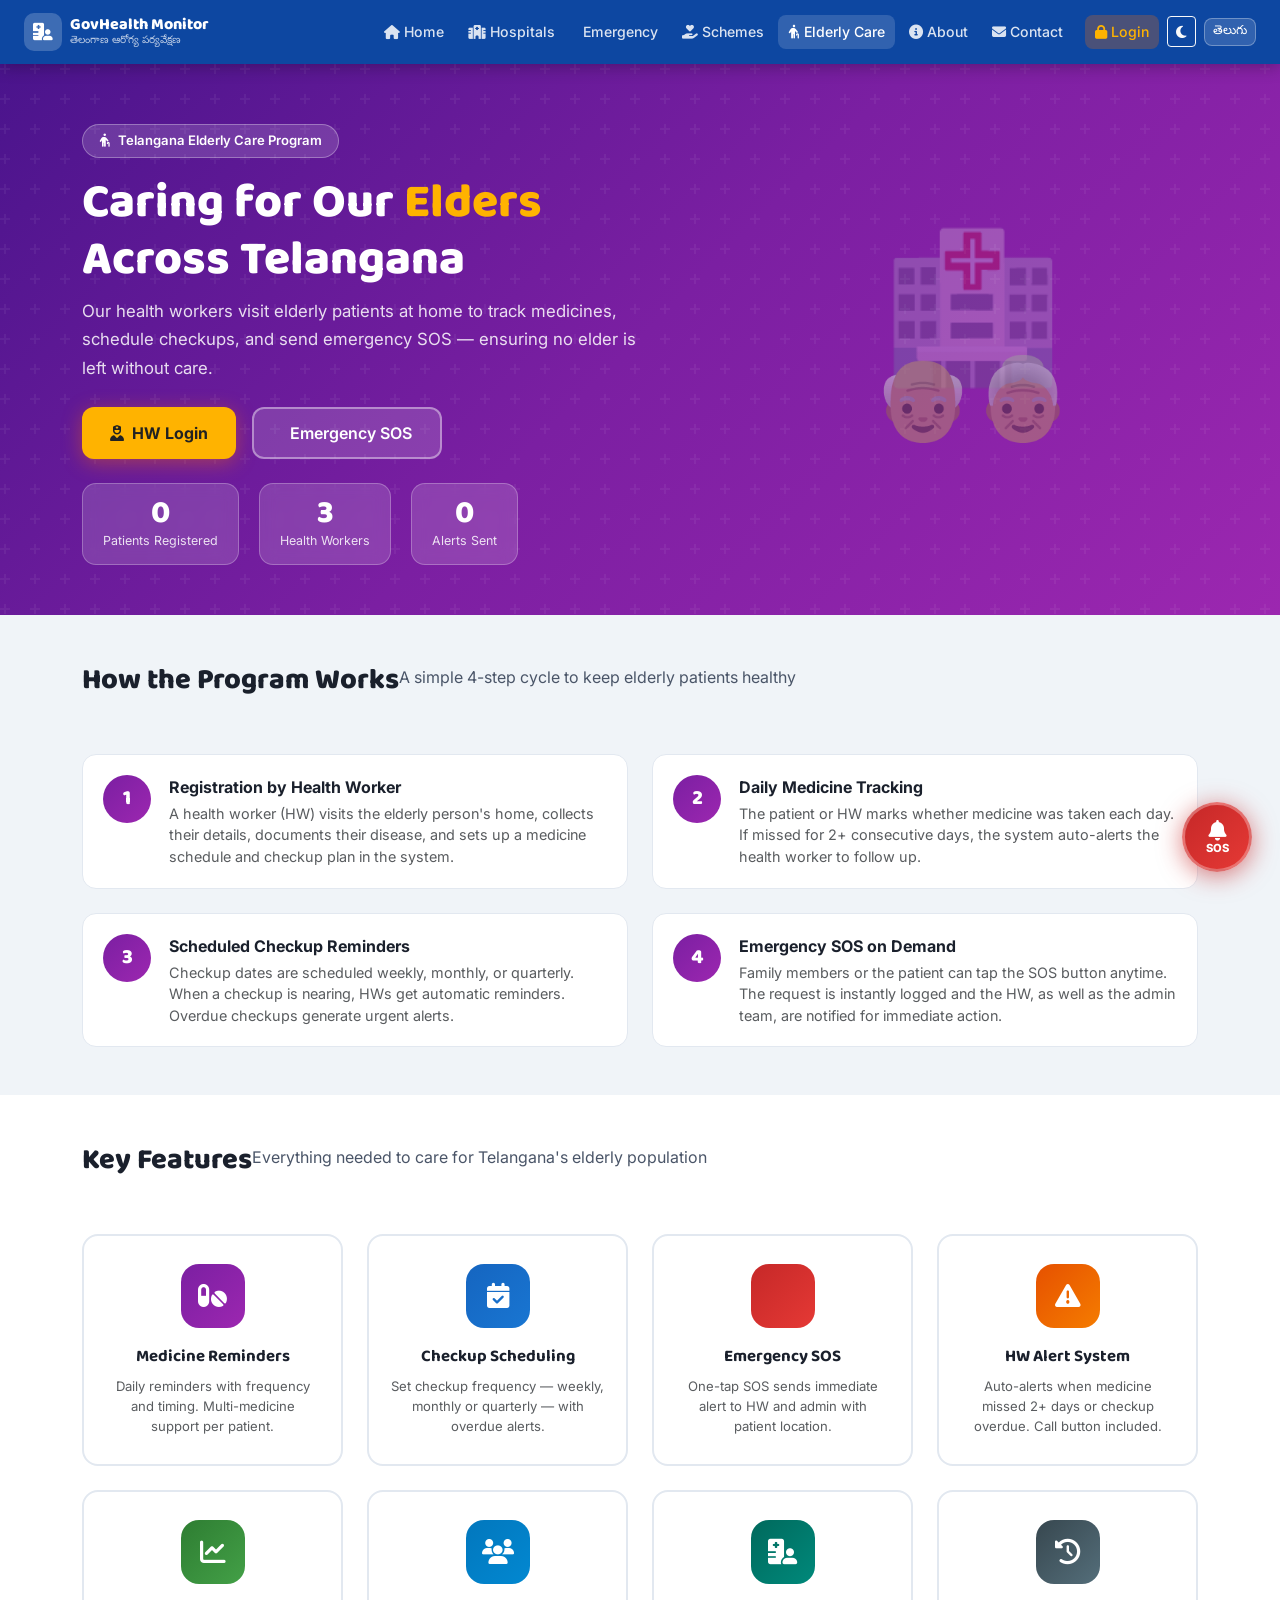
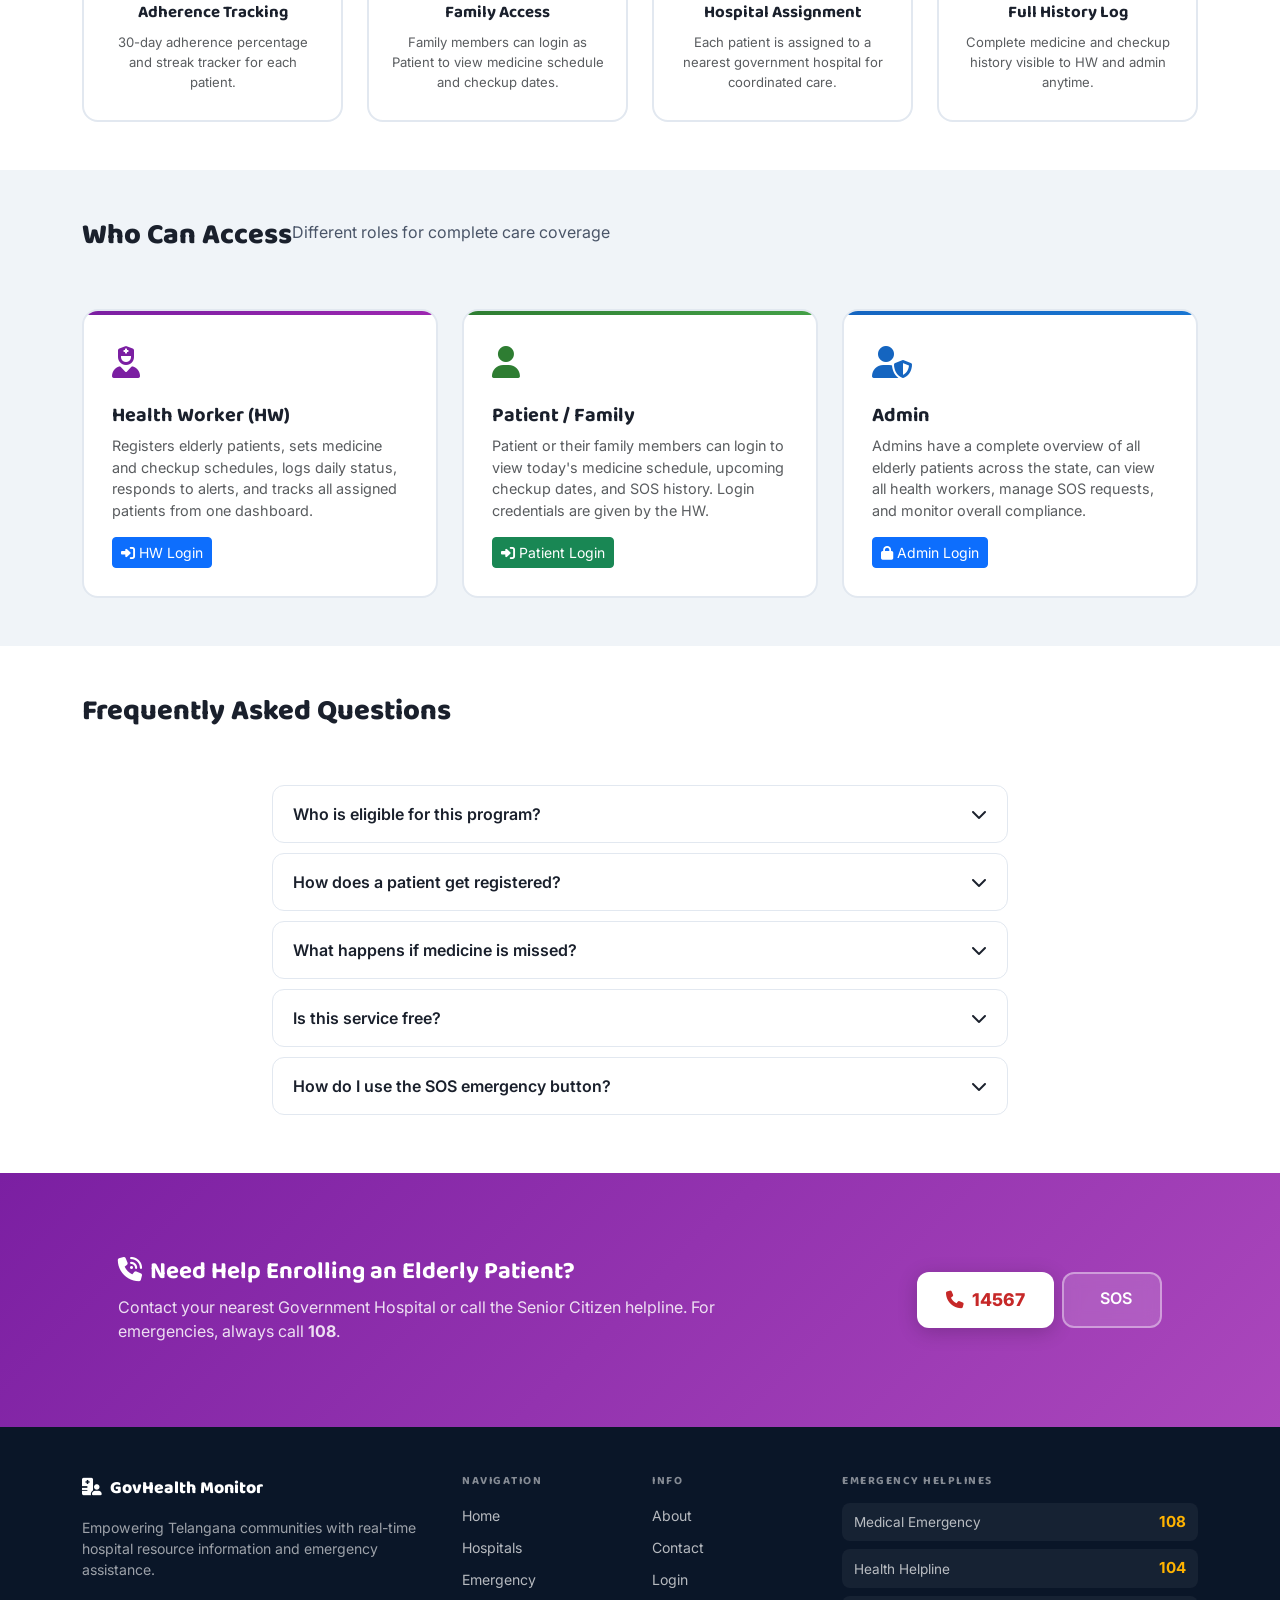
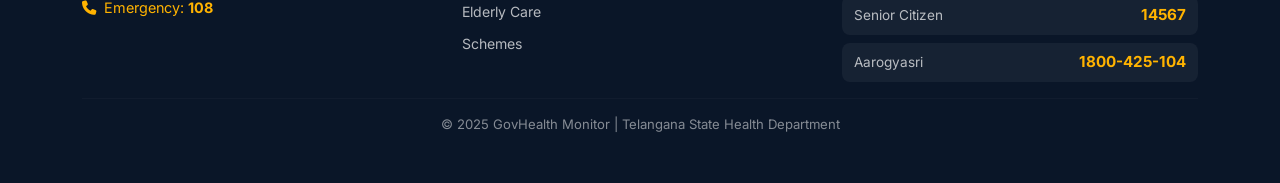
<file: rrr/elderly-care.html>
<!DOCTYPE html>
<html lang="en">
<head>
  <meta charset="UTF-8"/>
  <meta name="viewport" content="width=device-width, initial-scale=1.0"/>
  <title>Elderly Care Program – GovHealth Monitor Telangana</title>
  <link rel="preconnect" href="https://fonts.googleapis.com">
  <link href="https://fonts.googleapis.com/css2?family=Baloo+2:wght@600;700;800&family=Inter:wght@400;500;600&family=Noto+Sans+Telugu:wght@400;700&display=swap" rel="stylesheet">
  <link rel="stylesheet" href="https://cdnjs.cloudflare.com/ajax/libs/bootstrap/5.3.2/css/bootstrap.min.css"/>
  <link rel="stylesheet" href="https://cdnjs.cloudflare.com/ajax/libs/font-awesome/6.5.0/css/all.min.css"/>
  <link rel="stylesheet" href="css/style.css"/>
  <style>
    .ec-hero { background: linear-gradient(135deg, #4A148C 0%, #7B1FA2 50%, #9C27B0 100%); color: #fff; padding: 60px 0 50px; position: relative; overflow: hidden; }
    .ec-hero::before { content:''; position:absolute; inset:0; background: url("data:image/svg+xml,%3Csvg width='60' height='60' viewBox='0 0 60 60' xmlns='http://www.w3.org/2000/svg'%3E%3Cg fill='none' fill-rule='evenodd'%3E%3Cg fill='%23ffffff' fill-opacity='0.05'%3E%3Cpath d='M36 34v-4h-2v4h-4v2h4v4h2v-4h4v-2h-4zm0-30V0h-2v4h-4v2h4v4h2V6h4V4h-4zM6 34v-4H4v4H0v2h4v4h2v-4h4v-2H6zM6 4V0H4v4H0v2h4v4h2V6h4V4H6z'/%3E%3C/g%3E%3C/g%3E%3C/svg%3E"); }
    .ec-hero-stats { display: flex; gap: 20px; flex-wrap: wrap; margin-top: 30px; }
    .ec-stat { background: rgba(255,255,255,0.15); border: 1px solid rgba(255,255,255,0.25); border-radius: 14px; padding: 14px 20px; text-align: center; backdrop-filter: blur(8px); }
    .ec-stat-num { font-family: 'Baloo 2', sans-serif; font-size: 2rem; font-weight: 800; line-height: 1; }
    .ec-stat-lbl { font-size: 0.78rem; opacity: 0.85; margin-top: 2px; }
    .how-step { display: flex; gap: 18px; align-items: flex-start; padding: 20px; background: var(--surface); border: 1px solid var(--border); border-radius: 14px; transition: all 0.2s; }
    .how-step:hover { transform: translateY(-3px); box-shadow: var(--shadow-md); }
    .how-num { width: 48px; height: 48px; border-radius: 50%; background: linear-gradient(135deg, #7B1FA2, #9C27B0); color: #fff; display: flex; align-items: center; justify-content: center; font-family: 'Baloo 2', sans-serif; font-size: 1.3rem; font-weight: 800; flex-shrink: 0; }
    .how-title { font-weight: 700; font-size: 1rem; margin-bottom: 4px; }
    .ec-feature-card { background: var(--surface); border: 2px solid var(--border); border-radius: 16px; padding: 28px 22px; text-align: center; transition: all 0.2s; height: 100%; }
    .ec-feature-card:hover { border-color: #9C27B0; transform: translateY(-4px); box-shadow: 0 8px 32px rgba(124,0,165,0.18); }
    .ec-feat-icon { width: 64px; height: 64px; border-radius: 18px; display: flex; align-items: center; justify-content: center; font-size: 1.6rem; margin: 0 auto 16px; }
    .ec-feat-title { font-family: 'Baloo 2', sans-serif; font-weight: 700; font-size: 1.05rem; margin-bottom: 8px; }
    .role-access-card { background: var(--surface); border: 2px solid var(--border); border-radius: 16px; padding: 28px; overflow: hidden; position: relative; }
    .role-access-card::before { content: ''; position: absolute; top: 0; left: 0; right: 0; height: 4px; }
    .rac-hw::before { background: linear-gradient(90deg, #7B1FA2, #9C27B0); }
    .rac-pat::before { background: linear-gradient(90deg, #2E7D32, #43A047); }
    .rac-admin::before { background: linear-gradient(90deg, #1565C0, #1976D2); }
    .faq-item { background: var(--surface); border: 1px solid var(--border); border-radius: 12px; margin-bottom: 10px; overflow: hidden; }
    .faq-q { padding: 16px 20px; font-weight: 600; cursor: pointer; display: flex; justify-content: space-between; align-items: center; }
    .faq-a { padding: 0 20px 16px; color: var(--text-secondary); font-size: 0.9rem; line-height: 1.6; }
  </style>
</head>
<body>

<nav class="navbar navbar-expand-lg sticky-top" id="mainNav">
  <div class="container-fluid px-3 px-md-4">
    <a class="navbar-brand d-flex align-items-center gap-2" href="index.html">
      <div class="brand-icon"><i class="fa-solid fa-hospital-user"></i></div>
      <div><div class="brand-title">GovHealth Monitor</div><div class="brand-sub d-none d-md-block">తెలంగాణ ఆరోగ్య పర్యవేక్షణ</div></div>
    </a>
    <button class="navbar-toggler" type="button" data-bs-toggle="collapse" data-bs-target="#navMenu"><span class="navbar-toggler-icon"></span></button>
    <div class="collapse navbar-collapse" id="navMenu">
      <ul class="navbar-nav ms-auto align-items-lg-center gap-1">
        <li class="nav-item"><a class="nav-link" href="index.html"><i class="fa-solid fa-house me-1"></i>Home</a></li>
        <li class="nav-item"><a class="nav-link" href="dashboard.html"><i class="fa-solid fa-hospital me-1"></i>Hospitals</a></li>
        <li class="nav-item"><a class="nav-link" href="emergency.html"><i class="fa-solid fa-bell-ring me-1"></i>Emergency</a></li>
        <li class="nav-item"><a class="nav-link" href="schemes.html"><i class="fa-solid fa-hand-holding-heart me-1"></i>Schemes</a></li>
        <li class="nav-item"><a class="nav-link active" href="elderly-care.html"><i class="fa-solid fa-person-cane me-1"></i>Elderly Care</a></li>
        <li class="nav-item"><a class="nav-link" href="about.html"><i class="fa-solid fa-circle-info me-1"></i>About</a></li>
        <li class="nav-item"><a class="nav-link" href="contact.html"><i class="fa-solid fa-envelope me-1"></i>Contact</a></li>
        <li class="nav-item ms-lg-2" id="navAuthItem"><a class="nav-link btn-admin-nav" href="login.html"><i class="fa-solid fa-lock me-1"></i>Login</a></li>
        <li class="nav-item ms-lg-1"><button class="btn btn-sm btn-outline-light" id="darkModeToggle" onclick="toggleDark()"><i class="fa-solid fa-moon"></i></button></li>
        <li class="nav-item ms-lg-1"><button class="btn btn-sm btn-lang" id="langToggle" onclick="toggleLang()">తెలుగు</button></li>
      </ul>
    </div>
  </div>
</nav>

<!-- HERO -->
<section class="ec-hero">
  <div class="container position-relative">
    <div class="row align-items-center">
      <div class="col-lg-7">
        <div class="hero-badge mb-3 animate-fadein" style="background:rgba(255,255,255,0.15);border-color:rgba(255,255,255,0.3)">
          <i class="fa-solid fa-person-cane me-2"></i>Telangana Elderly Care Program
        </div>
        <h1 class="hero-title animate-fadein" style="color:#fff;animation-delay:0.1s">
          Caring for Our <span style="color:#FFB300">Elders</span><br>Across Telangana
        </h1>
        <p class="hero-desc animate-fadein" style="color:rgba(255,255,255,0.85);animation-delay:0.2s">
          Our health workers visit elderly patients at home to track medicines, schedule checkups, and send emergency SOS — ensuring no elder is left without care.
        </p>
        <div class="d-flex flex-wrap gap-3 mt-4 animate-fadein" style="animation-delay:0.3s">
          <a href="login.html" class="btn btn-hero-primary" style="background:#FFB300;border-color:#FFB300;color:#222">
            <i class="fa-solid fa-user-nurse me-2"></i>HW Login
          </a>
          <a href="emergency.html" class="btn btn-hero-secondary">
            <i class="fa-solid fa-bell-ring me-2"></i>Emergency SOS
          </a>
        </div>
        <div class="ec-hero-stats mt-4">
          <div class="ec-stat"><div class="ec-stat-num" id="statPatients">–</div><div class="ec-stat-lbl">Patients Registered</div></div>
          <div class="ec-stat"><div class="ec-stat-num" id="statHWs">–</div><div class="ec-stat-lbl">Health Workers</div></div>
          <div class="ec-stat"><div class="ec-stat-num" id="statAlerts">–</div><div class="ec-stat-lbl">Alerts Sent</div></div>
        </div>
      </div>
      <div class="col-lg-5 text-center mt-5 mt-lg-0 d-none d-lg-block">
        <div style="font-size:9rem;opacity:0.25;line-height:1">🏥</div>
        <div style="font-size:5rem;opacity:0.5;margin-top:-40px">👴🏽👵🏽</div>
      </div>
    </div>
  </div>
</section>

<!-- HOW IT WORKS -->
<section class="py-5">
  <div class="container">
    <div class="section-head text-center mb-5">
      <h2 class="section-title">How the Program Works</h2>
      <p class="section-sub">A simple 4-step cycle to keep elderly patients healthy</p>
    </div>
    <div class="row g-4">
      <div class="col-md-6">
        <div class="how-step">
          <div class="how-num">1</div>
          <div>
            <div class="how-title">Registration by Health Worker</div>
            <p class="text-muted mb-0" style="font-size:0.9rem">A health worker (HW) visits the elderly person's home, collects their details, documents their disease, and sets up a medicine schedule and checkup plan in the system.</p>
          </div>
        </div>
      </div>
      <div class="col-md-6">
        <div class="how-step">
          <div class="how-num">2</div>
          <div>
            <div class="how-title">Daily Medicine Tracking</div>
            <p class="text-muted mb-0" style="font-size:0.9rem">The patient or HW marks whether medicine was taken each day. If missed for 2+ consecutive days, the system auto-alerts the health worker to follow up.</p>
          </div>
        </div>
      </div>
      <div class="col-md-6">
        <div class="how-step">
          <div class="how-num">3</div>
          <div>
            <div class="how-title">Scheduled Checkup Reminders</div>
            <p class="text-muted mb-0" style="font-size:0.9rem">Checkup dates are scheduled weekly, monthly, or quarterly. When a checkup is nearing, HWs get automatic reminders. Overdue checkups generate urgent alerts.</p>
          </div>
        </div>
      </div>
      <div class="col-md-6">
        <div class="how-step">
          <div class="how-num">4</div>
          <div>
            <div class="how-title">Emergency SOS on Demand</div>
            <p class="text-muted mb-0" style="font-size:0.9rem">Family members or the patient can tap the SOS button anytime. The request is instantly logged and the HW, as well as the admin team, are notified for immediate action.</p>
          </div>
        </div>
      </div>
    </div>
  </div>
</section>

<!-- FEATURES -->
<section class="py-5" style="background:var(--surface)">
  <div class="container">
    <div class="section-head text-center mb-5">
      <h2 class="section-title">Key Features</h2>
      <p class="section-sub">Everything needed to care for Telangana's elderly population</p>
    </div>
    <div class="row g-4">
      <div class="col-6 col-md-4 col-lg-3">
        <div class="ec-feature-card">
          <div class="ec-feat-icon" style="background:linear-gradient(135deg,#7B1FA2,#9C27B0)"><i class="fa-solid fa-pills" style="color:#fff"></i></div>
          <div class="ec-feat-title">Medicine Reminders</div>
          <p class="text-muted mb-0" style="font-size:0.82rem">Daily reminders with frequency and timing. Multi-medicine support per patient.</p>
        </div>
      </div>
      <div class="col-6 col-md-4 col-lg-3">
        <div class="ec-feature-card">
          <div class="ec-feat-icon" style="background:linear-gradient(135deg,#1565C0,#1976D2)"><i class="fa-solid fa-calendar-check" style="color:#fff"></i></div>
          <div class="ec-feat-title">Checkup Scheduling</div>
          <p class="text-muted mb-0" style="font-size:0.82rem">Set checkup frequency — weekly, monthly or quarterly — with overdue alerts.</p>
        </div>
      </div>
      <div class="col-6 col-md-4 col-lg-3">
        <div class="ec-feature-card">
          <div class="ec-feat-icon" style="background:linear-gradient(135deg,#C62828,#E53935)"><i class="fa-solid fa-bell-ring" style="color:#fff"></i></div>
          <div class="ec-feat-title">Emergency SOS</div>
          <p class="text-muted mb-0" style="font-size:0.82rem">One-tap SOS sends immediate alert to HW and admin with patient location.</p>
        </div>
      </div>
      <div class="col-6 col-md-4 col-lg-3">
        <div class="ec-feature-card">
          <div class="ec-feat-icon" style="background:linear-gradient(135deg,#E65100,#F57C00)"><i class="fa-solid fa-triangle-exclamation" style="color:#fff"></i></div>
          <div class="ec-feat-title">HW Alert System</div>
          <p class="text-muted mb-0" style="font-size:0.82rem">Auto-alerts when medicine missed 2+ days or checkup overdue. Call button included.</p>
        </div>
      </div>
      <div class="col-6 col-md-4 col-lg-3">
        <div class="ec-feature-card">
          <div class="ec-feat-icon" style="background:linear-gradient(135deg,#2E7D32,#43A047)"><i class="fa-solid fa-chart-line" style="color:#fff"></i></div>
          <div class="ec-feat-title">Adherence Tracking</div>
          <p class="text-muted mb-0" style="font-size:0.82rem">30-day adherence percentage and streak tracker for each patient.</p>
        </div>
      </div>
      <div class="col-6 col-md-4 col-lg-3">
        <div class="ec-feature-card">
          <div class="ec-feat-icon" style="background:linear-gradient(135deg,#0277BD,#0288D1)"><i class="fa-solid fa-users" style="color:#fff"></i></div>
          <div class="ec-feat-title">Family Access</div>
          <p class="text-muted mb-0" style="font-size:0.82rem">Family members can login as Patient to view medicine schedule and checkup dates.</p>
        </div>
      </div>
      <div class="col-6 col-md-4 col-lg-3">
        <div class="ec-feature-card">
          <div class="ec-feat-icon" style="background:linear-gradient(135deg,#00695C,#00897B)"><i class="fa-solid fa-hospital-user" style="color:#fff"></i></div>
          <div class="ec-feat-title">Hospital Assignment</div>
          <p class="text-muted mb-0" style="font-size:0.82rem">Each patient is assigned to a nearest government hospital for coordinated care.</p>
        </div>
      </div>
      <div class="col-6 col-md-4 col-lg-3">
        <div class="ec-feature-card">
          <div class="ec-feat-icon" style="background:linear-gradient(135deg,#37474F,#546E7A)"><i class="fa-solid fa-clock-rotate-left" style="color:#fff"></i></div>
          <div class="ec-feat-title">Full History Log</div>
          <p class="text-muted mb-0" style="font-size:0.82rem">Complete medicine and checkup history visible to HW and admin anytime.</p>
        </div>
      </div>
    </div>
  </div>
</section>

<!-- WHO CAN ACCESS -->
<section class="py-5">
  <div class="container">
    <div class="section-head text-center mb-5">
      <h2 class="section-title">Who Can Access</h2>
      <p class="section-sub">Different roles for complete care coverage</p>
    </div>
    <div class="row g-4">
      <div class="col-md-4">
        <div class="role-access-card rac-hw">
          <div class="step-icon mb-3"><i class="fa-solid fa-user-nurse" style="color:#7B1FA2"></i></div>
          <h5>Health Worker (HW)</h5>
          <p class="text-muted" style="font-size:0.9rem">Registers elderly patients, sets medicine and checkup schedules, logs daily status, responds to alerts, and tracks all assigned patients from one dashboard.</p>
          <a href="login.html" class="btn btn-sm btn-primary">
            <i class="fa-solid fa-right-to-bracket me-1"></i>HW Login
          </a>
        </div>
      </div>
      <div class="col-md-4">
        <div class="role-access-card rac-pat">
          <div class="step-icon mb-3"><i class="fa-solid fa-user" style="color:#2E7D32"></i></div>
          <h5>Patient / Family</h5>
          <p class="text-muted" style="font-size:0.9rem">Patient or their family members can login to view today's medicine schedule, upcoming checkup dates, and SOS history. Login credentials are given by the HW.</p>
          <a href="login.html" class="btn btn-sm btn-success">
            <i class="fa-solid fa-right-to-bracket me-1"></i>Patient Login
          </a>
        </div>
      </div>
      <div class="col-md-4">
        <div class="role-access-card rac-admin">
          <div class="step-icon mb-3"><i class="fa-solid fa-user-shield" style="color:#1565C0"></i></div>
          <h5>Admin</h5>
          <p class="text-muted" style="font-size:0.9rem">Admins have a complete overview of all elderly patients across the state, can view all health workers, manage SOS requests, and monitor overall compliance.</p>
          <a href="login.html" class="btn btn-sm btn-primary">
            <i class="fa-solid fa-lock me-1"></i>Admin Login
          </a>
        </div>
      </div>
    </div>
  </div>
</section>

<!-- FAQ -->
<section class="py-5" style="background:var(--surface)">
  <div class="container">
    <div class="section-head text-center mb-5">
      <h2 class="section-title">Frequently Asked Questions</h2>
    </div>
    <div class="row justify-content-center">
      <div class="col-lg-8">
        <div class="faq-item">
          <div class="faq-q" onclick="toggleFAQ(this)">
            <span>Who is eligible for this program?</span>
            <i class="fa-solid fa-chevron-down"></i>
          </div>
          <div class="faq-a">All elderly citizens (generally 60+ years) in Telangana are eligible, with priority given to those with chronic diseases like diabetes, hypertension, heart disease, or kidney problems.</div>
        </div>
        <div class="faq-item">
          <div class="faq-q" onclick="toggleFAQ(this)">
            <span>How does a patient get registered?</span>
            <i class="fa-solid fa-chevron-down"></i>
          </div>
          <div class="faq-a">A Health Worker assigned to your area will visit your home, collect details, and register the patient in the system. They will also provide a login username and password for you or your family to track progress.</div>
        </div>
        <div class="faq-item">
          <div class="faq-q" onclick="toggleFAQ(this)">
            <span>What happens if medicine is missed?</span>
            <i class="fa-solid fa-chevron-down"></i>
          </div>
          <div class="faq-a">If medicine is missed for 2 or more consecutive days, the system automatically sends an alert to the assigned Health Worker. The HW will follow up with the patient or family, and can mark medicines from their dashboard.</div>
        </div>
        <div class="faq-item">
          <div class="faq-q" onclick="toggleFAQ(this)">
            <span>Is this service free?</span>
            <i class="fa-solid fa-chevron-down"></i>
          </div>
          <div class="faq-a">Yes. This is a Telangana State Government initiative provided completely free of charge to all eligible citizens. There are no fees for registration, tracking, or any associated government healthcare services.</div>
        </div>
        <div class="faq-item">
          <div class="faq-q" onclick="toggleFAQ(this)">
            <span>How do I use the SOS emergency button?</span>
            <i class="fa-solid fa-chevron-down"></i>
          </div>
          <div class="faq-a">Go to the Emergency page and tap the SOS button. Fill in your name, age, phone number, and location. For life-threatening emergencies, always call 108 (Ambulance) first, then use the SOS form for system logging.</div>
        </div>
      </div>
    </div>
  </div>
</section>

<!-- HELPLINE CTA -->
<section class="emergency-banner py-5">
  <div class="container">
    <div class="emer-banner-inner">
      <div class="row align-items-center">
        <div class="col-md-8">
          <h3 class="mb-2"><i class="fa-solid fa-phone-volume me-2"></i>Need Help Enrolling an Elderly Patient?</h3>
          <p class="mb-0">Contact your nearest Government Hospital or call the Senior Citizen helpline. For emergencies, always call <strong>108</strong>.</p>
        </div>
        <div class="col-md-4 text-md-end mt-3 mt-md-0 d-flex gap-2 justify-content-md-end flex-wrap">
          <a href="tel:14567" class="btn btn-sos-large" style="font-size:1.1rem"><i class="fa-solid fa-phone me-2"></i>14567</a>
          <a href="emergency.html" class="btn btn-hero-secondary"><i class="fa-solid fa-bell-ring me-2"></i>SOS</a>
        </div>
      </div>
    </div>
  </div>
</section>

<a href="emergency.html" class="sos-float-btn"><i class="fa-solid fa-bell"></i><span>SOS</span></a>

<footer class="site-footer py-5">
  <div class="container">
    <div class="row g-4">
      <div class="col-md-4">
        <div class="footer-brand mb-3"><i class="fa-solid fa-hospital-user me-2"></i>GovHealth Monitor</div>
        <p class="footer-desc">Empowering Telangana communities with real-time hospital resource information and emergency assistance.</p>
        <div class="footer-emergency mt-3"><i class="fa-solid fa-phone me-2"></i>Emergency: <strong>108</strong></div>
      </div>
      <div class="col-md-2">
        <h6 class="footer-head">Navigation</h6>
        <ul class="footer-links">
          <li><a href="index.html">Home</a></li>
          <li><a href="dashboard.html">Hospitals</a></li>
          <li><a href="emergency.html">Emergency</a></li>
          <li><a href="elderly-care.html">Elderly Care</a></li>
          <li><a href="schemes.html">Schemes</a></li>
        </ul>
      </div>
      <div class="col-md-2">
        <h6 class="footer-head">Info</h6>
        <ul class="footer-links">
          <li><a href="about.html">About</a></li>
          <li><a href="contact.html">Contact</a></li>
          <li><a href="login.html">Login</a></li>
        </ul>
      </div>
      <div class="col-md-4">
        <h6 class="footer-head">Emergency Helplines</h6>
        <div class="helpline-list">
          <div class="helpline-item"><span>Medical Emergency</span><strong>108</strong></div>
          <div class="helpline-item"><span>Health Helpline</span><strong>104</strong></div>
          <div class="helpline-item"><span>Senior Citizen</span><strong>14567</strong></div>
          <div class="helpline-item"><span>Aarogyasri</span><strong>1800-425-104</strong></div>
        </div>
      </div>
    </div>
    <hr class="footer-divider">
    <div class="text-center footer-copy">© 2025 GovHealth Monitor | Telangana State Health Department</div>
  </div>
</footer>

<script src="https://cdnjs.cloudflare.com/ajax/libs/bootstrap/5.3.2/js/bootstrap.bundle.min.js"></script>
<script src="js/auth.js"></script>
<script src="js/data.js"></script>
<script src="js/main.js"></script>
<script>
document.addEventListener('DOMContentLoaded', () => {
  // Session-aware nav
  updateNavForSession();

  // Stats from localStorage
  const patients = getPatients();
  const users = getUsers();
  const alerts = JSON.parse(localStorage.getItem('govhealth_hw_alerts') || '[]');
  const hws = users.filter(u => u.role === 'hw');
  document.getElementById('statPatients').textContent = patients.length;
  document.getElementById('statHWs').textContent = hws.length;
  document.getElementById('statAlerts').textContent = alerts.length;
});

function toggleFAQ(el) {
  const a = el.nextElementSibling;
  const icon = el.querySelector('i');
  const isOpen = a.style.display === 'block';
  a.style.display = isOpen ? 'none' : 'block';
  icon.style.transform = isOpen ? 'rotate(0deg)' : 'rotate(180deg)';
}

// Close all FAQs by default
document.querySelectorAll('.faq-a').forEach(a => a.style.display = 'none');
</script>
</body>
</html>
</file>
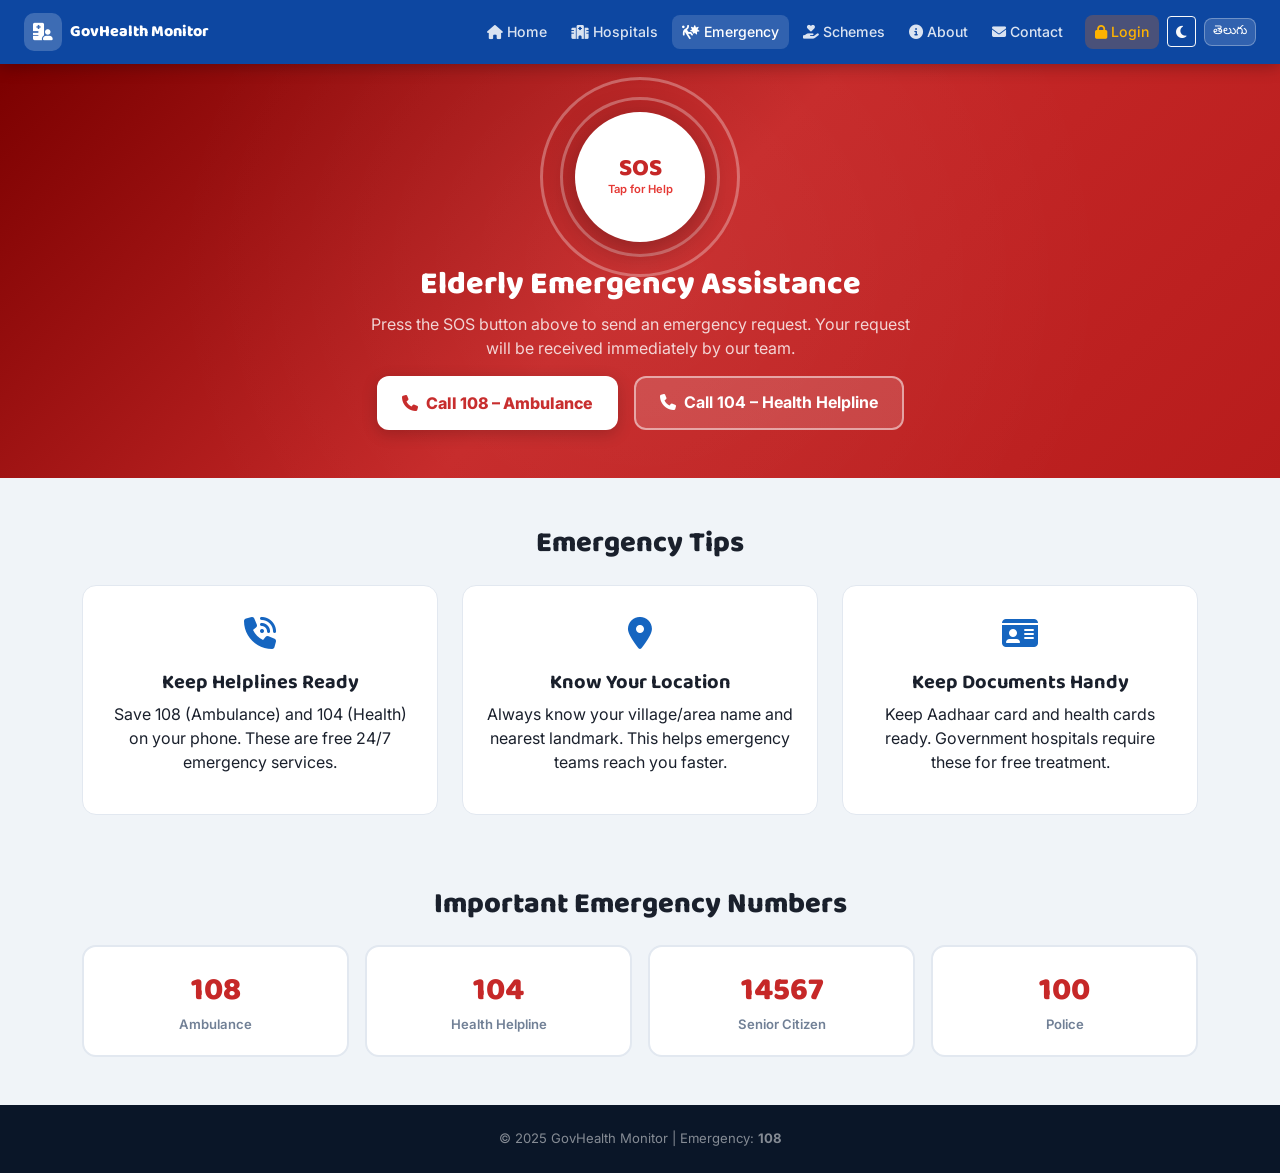
<file: rrr/emergency.html>
<!DOCTYPE html>
<html lang="en">
<head>
  <meta charset="UTF-8"/>
  <meta name="viewport" content="width=device-width, initial-scale=1.0"/>
  <title>Emergency Assistance – GovHealth Monitor</title>
  <link rel="preconnect" href="https://fonts.googleapis.com">
  <link href="https://fonts.googleapis.com/css2?family=Baloo+2:wght@600;700;800&family=Inter:wght@400;500;600&family=Noto+Sans+Telugu:wght@400;700&display=swap" rel="stylesheet">
  <link rel="stylesheet" href="https://cdnjs.cloudflare.com/ajax/libs/bootstrap/5.3.2/css/bootstrap.min.css"/>
  <link rel="stylesheet" href="https://cdnjs.cloudflare.com/ajax/libs/font-awesome/6.5.0/css/all.min.css"/>
  <link rel="stylesheet" href="css/style.css"/>
</head>
<body>
<nav class="navbar navbar-expand-lg sticky-top" id="mainNav">
  <div class="container-fluid px-3 px-md-4">
    <a class="navbar-brand d-flex align-items-center gap-2" href="index.html">
      <div class="brand-icon"><i class="fa-solid fa-hospital-user"></i></div>
      <div><div class="brand-title">GovHealth Monitor</div></div>
    </a>
    <button class="navbar-toggler" type="button" data-bs-toggle="collapse" data-bs-target="#navMenu">
      <span class="navbar-toggler-icon"></span>
    </button>
    <div class="collapse navbar-collapse" id="navMenu">
      <ul class="navbar-nav ms-auto align-items-lg-center gap-1">
        <li class="nav-item"><a class="nav-link" href="index.html"><i class="fa-solid fa-house me-1"></i>Home</a></li>
        <li class="nav-item"><a class="nav-link" href="dashboard.html"><i class="fa-solid fa-hospital me-1"></i>Hospitals</a></li>
        <li class="nav-item"><a class="nav-link active" href="emergency.html"><i class="fa-solid fa-person-falling-burst me-1"></i>Emergency</a></li>
        <li class="nav-item"><a class="nav-link" href="schemes.html"><i class="fa-solid fa-hand-holding-heart me-1"></i>Schemes</a></li>
        <li class="nav-item"><a class="nav-link" href="about.html"><i class="fa-solid fa-circle-info me-1"></i>About</a></li>
        <li class="nav-item"><a class="nav-link" href="contact.html"><i class="fa-solid fa-envelope me-1"></i>Contact</a></li>
        <li class="nav-item ms-lg-2" id="navAuthItem"><a class="nav-link btn-admin-nav" href="login.html"><i class="fa-solid fa-lock me-1"></i>Login</a></li>
        <li class="nav-item ms-lg-1"><button class="btn btn-sm btn-outline-light" id="darkModeToggle" onclick="toggleDark()"><i class="fa-solid fa-moon"></i></button></li>
        <li class="nav-item ms-lg-1"><button class="btn btn-sm btn-lang" id="langToggle" onclick="toggleLang()">తెలుగు</button></li>
      </ul>
    </div>
  </div>
</nav>

<!-- EMERGENCY HERO -->
<div class="emer-hero">
  <div class="container py-5 text-center">
    <div class="emer-pulse-ring mb-4">
      <button class="sos-main-btn" id="sosMainBtn" onclick="openSOSForm()">
        <i class="fa-solid fa-bell-ring"></i>
        <div class="sos-text">SOS</div>
        <div class="sos-subtext">Tap for Help</div>
      </button>
    </div>
    <h2 class="emer-title" data-en="Elderly Emergency Assistance" data-te="వృద్ధుల అత్యవసర సహాయం">Elderly Emergency Assistance</h2>
    <p class="emer-desc" data-en="Press the SOS button above to send an emergency request. Your request will be received immediately by our team." data-te="మీ అత్యవసర అభ్యర్థన పంపడానికి పై SOS బటన్‌ను నొక్కండి.">
      Press the SOS button above to send an emergency request. Your request will be received immediately by our team.
    </p>
    <div class="d-flex justify-content-center gap-3 flex-wrap mt-3">
      <a href="tel:108" class="btn btn-call-big"><i class="fa-solid fa-phone me-2"></i>Call 108 – Ambulance</a>
      <a href="tel:104" class="btn btn-call-outline"><i class="fa-solid fa-phone me-2"></i>Call 104 – Health Helpline</a>
    </div>
  </div>
</div>

<!-- SOS FORM MODAL -->
<div class="modal fade" id="sosModal" tabindex="-1" data-bs-backdrop="static">
  <div class="modal-dialog modal-dialog-centered">
    <div class="modal-content sos-modal-content">
      <div class="modal-header sos-modal-header">
        <h4 class="modal-title"><i class="fa-solid fa-siren-on me-2"></i>Emergency Request Form</h4>
        <button type="button" class="btn-close btn-close-white" data-bs-dismiss="modal"></button>
      </div>
      <div class="modal-body p-4">
        <div class="alert alert-danger mb-3">
          <i class="fa-solid fa-triangle-exclamation me-2"></i>
          <strong>For life-threatening emergencies, call 108 immediately!</strong>
        </div>
        <form id="sosForm">
          <div class="mb-3">
            <label class="form-label sos-label"><i class="fa-solid fa-user me-2"></i>Full Name *</label>
            <input type="text" class="form-control sos-input" id="sosName" placeholder="Enter your full name" required>
          </div>
          <div class="mb-3">
            <label class="form-label sos-label"><i class="fa-solid fa-calendar me-2"></i>Age *</label>
            <input type="number" class="form-control sos-input" id="sosAge" placeholder="Enter age" min="1" max="120" required>
          </div>
          <div class="mb-3">
            <label class="form-label sos-label"><i class="fa-solid fa-phone me-2"></i>Phone Number *</label>
            <input type="tel" class="form-control sos-input" id="sosPhone" placeholder="Enter mobile number" required>
          </div>
          <div class="mb-3">
            <label class="form-label sos-label"><i class="fa-solid fa-location-dot me-2"></i>Your Location *</label>
            <input type="text" class="form-control sos-input" id="sosLocation" placeholder="Village / Town / Address" required>
            <button type="button" class="btn btn-sm btn-outline-secondary mt-1" onclick="getLocation()">
              <i class="fa-solid fa-crosshairs me-1"></i>Use My GPS Location
            </button>
          </div>
          <div class="mb-3">
            <label class="form-label sos-label"><i class="fa-solid fa-notes-medical me-2"></i>Emergency Description *</label>
            <textarea class="form-control sos-input" id="sosDesc" rows="3" placeholder="Describe the emergency situation..." required></textarea>
          </div>
          <button type="submit" class="btn btn-sos-submit w-100">
            <i class="fa-solid fa-paper-plane me-2"></i>Send Emergency Request
          </button>
        </form>
      </div>
    </div>
  </div>
</div>

<!-- SUCCESS MESSAGE -->
<div class="modal fade" id="successModal" tabindex="-1">
  <div class="modal-dialog modal-dialog-centered">
    <div class="modal-content success-modal-content text-center p-4">
      <div class="success-icon mb-3"><i class="fa-solid fa-check-circle"></i></div>
      <h4>Request Sent Successfully!</h4>
      <p>Your emergency request has been received. Our team will contact you shortly on the provided phone number.</p>
      <p><strong>Meanwhile, call 108 for immediate ambulance assistance.</strong></p>
      <a href="tel:108" class="btn btn-call-big mt-2"><i class="fa-solid fa-phone me-2"></i>Call 108 Now</a>
      <button class="btn btn-outline-secondary mt-2" data-bs-dismiss="modal">Close</button>
    </div>
  </div>
</div>

<!-- EMERGENCY TIPS -->
<section class="py-5">
  <div class="container">
    <h3 class="section-title text-center mb-4" data-en="Emergency Tips" data-te="అత్యవసర చిట్కాలు">Emergency Tips</h3>
    <div class="row g-4">
      <div class="col-md-4">
        <div class="tip-card">
          <div class="tip-icon"><i class="fa-solid fa-phone-volume"></i></div>
          <h5>Keep Helplines Ready</h5>
          <p>Save 108 (Ambulance) and 104 (Health) on your phone. These are free 24/7 emergency services.</p>
        </div>
      </div>
      <div class="col-md-4">
        <div class="tip-card">
          <div class="tip-icon"><i class="fa-solid fa-location-dot"></i></div>
          <h5>Know Your Location</h5>
          <p>Always know your village/area name and nearest landmark. This helps emergency teams reach you faster.</p>
        </div>
      </div>
      <div class="col-md-4">
        <div class="tip-card">
          <div class="tip-icon"><i class="fa-solid fa-id-card"></i></div>
          <h5>Keep Documents Handy</h5>
          <p>Keep Aadhaar card and health cards ready. Government hospitals require these for free treatment.</p>
        </div>
      </div>
    </div>
  </div>
</section>

<!-- IMPORTANT NUMBERS -->
<section class="py-4 pb-5">
  <div class="container">
    <h3 class="section-title text-center mb-4">Important Emergency Numbers</h3>
    <div class="row g-3 justify-content-center">
      <div class="col-6 col-md-3"><a href="tel:108" class="helpline-card"><div class="hl-num">108</div><div class="hl-label">Ambulance</div></a></div>
      <div class="col-6 col-md-3"><a href="tel:104" class="helpline-card"><div class="hl-num">104</div><div class="hl-label">Health Helpline</div></a></div>
      <div class="col-6 col-md-3"><a href="tel:14567" class="helpline-card"><div class="hl-num">14567</div><div class="hl-label">Senior Citizen</div></a></div>
      <div class="col-6 col-md-3"><a href="tel:100" class="helpline-card"><div class="hl-num">100</div><div class="hl-label">Police</div></a></div>
    </div>
  </div>
</section>

<footer class="site-footer py-4">
  <div class="container text-center footer-copy">
    © 2025 GovHealth Monitor | Emergency: <strong>108</strong>
  </div>
</footer>

<script src="https://cdnjs.cloudflare.com/ajax/libs/bootstrap/5.3.2/js/bootstrap.bundle.min.js"></script>
<script src="js/data.js"></script>
<script src="js/main.js"></script>
<script>
let sosModal, successModal;
document.addEventListener('DOMContentLoaded', () => {
  sosModal = new bootstrap.Modal(document.getElementById('sosModal'));
  successModal = new bootstrap.Modal(document.getElementById('successModal'));
  document.getElementById('sosForm').addEventListener('submit', function(e) {
    e.preventDefault();
    const req = {
      name: document.getElementById('sosName').value,
      age: document.getElementById('sosAge').value,
      phone: document.getElementById('sosPhone').value,
      location: document.getElementById('sosLocation').value,
      description: document.getElementById('sosDesc').value
    };
    saveEmergencyRequest(req);
    sosModal.hide();
    document.getElementById('sosForm').reset();
    successModal.show();
  });
});

function openSOSForm() {
  document.getElementById('sosMainBtn').classList.add('sos-clicked');
  setTimeout(() => document.getElementById('sosMainBtn').classList.remove('sos-clicked'), 500);
  sosModal.show();
}

function getLocation() {
  if (navigator.geolocation) {
    navigator.geolocation.getCurrentPosition(pos => {
      document.getElementById('sosLocation').value = `Lat: ${pos.coords.latitude.toFixed(4)}, Lng: ${pos.coords.longitude.toFixed(4)}`;
    }, () => showToast('Could not get GPS location. Please enter manually.', 'error'));
  } else {
    showToast('GPS not supported. Please enter location manually.', 'error');
  }
}
</script>
</body>
</html>
</file>
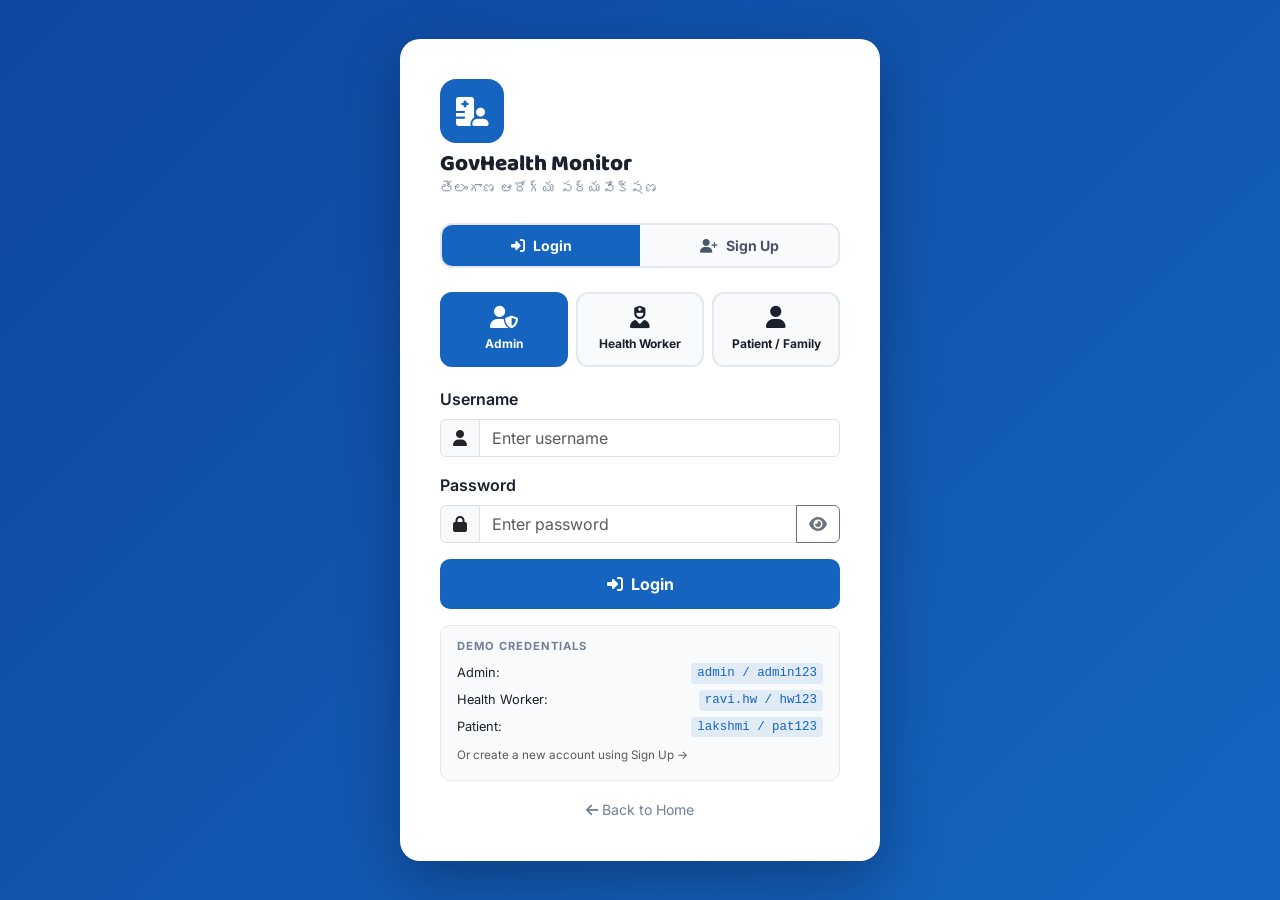
<file: rrr/hw-dashboard.html>
<!DOCTYPE html>
<html lang="en">
<head>
  <meta charset="UTF-8"/>
  <meta name="viewport" content="width=device-width, initial-scale=1.0"/>
  <title>Health Worker Dashboard – GovHealth Monitor</title>
  <link rel="preconnect" href="https://fonts.googleapis.com">
  <link href="https://fonts.googleapis.com/css2?family=Baloo+2:wght@600;700;800&family=Inter:wght@400;500;600&display=swap" rel="stylesheet">
  <link rel="stylesheet" href="https://cdnjs.cloudflare.com/ajax/libs/bootstrap/5.3.2/css/bootstrap.min.css"/>
  <link rel="stylesheet" href="https://cdnjs.cloudflare.com/ajax/libs/font-awesome/6.5.0/css/all.min.css"/>
  <link rel="stylesheet" href="css/style.css"/>
  <style>
    .hw-stat{background:var(--surface);border:1px solid var(--border);border-radius:14px;padding:16px;display:flex;align-items:center;gap:14px;box-shadow:var(--shadow);}
    .hw-stat-icon{width:46px;height:46px;border-radius:12px;display:flex;align-items:center;justify-content:center;font-size:1.2rem;color:#fff;flex-shrink:0;}
    .hw-stat-val{font-family:'Baloo 2',sans-serif;font-size:1.7rem;font-weight:800;line-height:1;}
    .hw-stat-lbl{font-size:0.75rem;color:var(--text-muted);}
    .pat-card{background:var(--surface);border:2px solid var(--border);border-radius:14px;overflow:hidden;transition:all 0.2s;height:100%;}
    .pat-card:hover{transform:translateY(-2px);box-shadow:var(--shadow-md);}
    .pat-card.red-alert{border-color:#E53935;}
    .pat-card.orange-alert{border-color:#FF9800;}
    .pat-card.green-ok{border-color:#43A047;}
    .pat-head{padding:12px 14px;background:var(--surface2);border-bottom:1px solid var(--border);display:flex;align-items:center;gap:10px;}
    .pat-avatar{width:38px;height:38px;border-radius:50%;display:flex;align-items:center;justify-content:center;font-weight:800;font-size:1rem;color:#fff;flex-shrink:0;}
    .pat-name{font-weight:700;font-size:0.9rem;}
    .pat-loc{font-size:0.7rem;color:var(--text-muted);}
    .s-pill{font-size:0.68rem;font-weight:700;padding:2px 9px;border-radius:100px;margin-left:auto;flex-shrink:0;}
    .sp-green{background:#E8F5E9;color:#2E7D32;}
    .sp-red{background:#FFEBEE;color:#C62828;}
    .sp-orange{background:#FFF8E1;color:#E65100;}
    .pat-body{padding:12px 14px;}
    .pr{display:flex;align-items:flex-start;gap:7px;font-size:0.8rem;color:var(--text-secondary);padding:3px 0;}
    .pr i{width:14px;text-align:center;flex-shrink:0;margin-top:2px;}
    .pat-foot{padding:8px 14px;border-top:1px solid var(--border);display:flex;gap:5px;flex-wrap:wrap;}
    .pat-foot .btn{font-size:0.75rem;padding:5px 9px;border-radius:7px;font-weight:600;}
    .adh-mini{display:inline-flex;align-items:center;gap:6px;padding:4px 10px;border-radius:100px;font-size:0.75rem;font-weight:700;}
    .adh-g{background:#E8F5E9;color:#2E7D32;}
    .adh-y{background:#FFF8E1;color:#E65100;}
    .adh-r{background:#FFEBEE;color:#C62828;}
    .alert-row{background:var(--surface);border:1px solid var(--border);border-radius:12px;padding:14px 16px;margin-bottom:10px;display:flex;align-items:flex-start;gap:12px;}
    .alert-row.ar-red{border-left:4px solid #E53935;}
    .alert-row.ar-orange{border-left:4px solid #FF9800;}
    .alert-row.ar-blue{border-left:4px solid #1565C0;}
    .ar-icon{font-size:1.3rem;flex-shrink:0;margin-top:2px;}
    .ar-title{font-weight:700;font-size:0.88rem;}
    .ar-sub{font-size:0.78rem;color:var(--text-secondary);margin-top:2px;}
    .ar-actions{margin-left:auto;display:flex;flex-direction:column;gap:5px;flex-shrink:0;}
    .ar-actions .btn{font-size:0.75rem;white-space:nowrap;padding:5px 10px;}
    .sos-card{background:var(--surface);border:2px solid var(--border);border-radius:12px;padding:14px;margin-bottom:10px;}
    .sos-card.sos-pending{border-color:#E53935;}
    .sos-card.sos-inprog{border-color:#FF9800;}
    .sos-card.sos-done{border-color:#43A047;opacity:0.8;}
    .hw-tabs{display:flex;gap:6px;flex-wrap:wrap;margin-bottom:20px;}
    .hw-tab{padding:9px 16px;border-radius:10px;border:1.5px solid var(--border);background:var(--surface2);color:var(--text);font-weight:600;font-size:0.85rem;cursor:pointer;transition:all 0.2s;}
    .hw-tab.active{background:var(--primary);border-color:var(--primary);color:#fff;}
    .hw-tab .badge{font-size:0.7rem;margin-left:4px;}
    .section-hd{display:flex;justify-content:space-between;align-items:center;margin-bottom:16px;}
    .section-hd h5{margin:0;font-family:'Baloo 2',sans-serif;font-weight:800;}
    /* Detail panel */
    .detail-section{background:var(--surface);border:1px solid var(--border);border-radius:14px;margin-bottom:20px;overflow:hidden;}
    .detail-sec-head{background:var(--surface2);border-bottom:1px solid var(--border);padding:12px 18px;display:flex;justify-content:space-between;align-items:center;flex-wrap:wrap;gap:8px;}
    .detail-sec-head h6{margin:0;font-family:'Baloo 2',sans-serif;font-weight:800;font-size:0.95rem;}
    .detail-sec-body{padding:18px;}
    .detail-field{display:flex;gap:8px;padding:7px 0;border-bottom:1px solid var(--border);font-size:0.88rem;}
    .detail-field:last-child{border-bottom:none;}
    .detail-label{color:var(--text-muted);font-weight:600;min-width:140px;flex-shrink:0;}
    .detail-value{color:var(--text);font-weight:500;}
    .med-item{background:var(--surface2);border:1px solid var(--border);border-radius:10px;padding:14px;margin-bottom:10px;}
    .med-item-label{font-size:0.7rem;font-weight:800;text-transform:uppercase;letter-spacing:1px;color:var(--text-muted);margin-bottom:6px;}
    .med-item-name{font-weight:700;font-size:0.95rem;color:var(--text);}
    .med-item-sub{font-size:0.82rem;color:var(--text-secondary);margin-top:3px;}
    .log-table{width:100%;font-size:0.83rem;border-collapse:collapse;}
    .log-table th{background:var(--surface2);padding:8px 10px;text-align:left;font-weight:700;font-size:0.78rem;border-bottom:2px solid var(--border);}
    .log-table td{padding:7px 10px;border-bottom:1px solid var(--border);vertical-align:middle;}
    .log-table tr:last-child td{border-bottom:none;}
    .detail-patient-header{background:linear-gradient(135deg,#4A148C,#7B1FA2);border-radius:14px;padding:20px;color:#fff;margin-bottom:20px;display:flex;align-items:center;gap:16px;flex-wrap:wrap;}
    .detail-avatar{width:56px;height:56px;border-radius:50%;background:rgba(255,255,255,0.25);display:flex;align-items:center;justify-content:center;font-size:1.5rem;font-weight:900;flex-shrink:0;}
    .detail-pat-name{font-size:1.3rem;font-weight:800;font-family:'Baloo 2',sans-serif;}
    .detail-pat-sub{font-size:0.85rem;opacity:0.85;}
  </style>
</head>
<body>

<nav class="navbar navbar-expand-lg sticky-top" id="mainNav" style="background:#7B1FA2">
  <div class="container-fluid px-3 px-md-4">
    <a class="navbar-brand d-flex align-items-center gap-2" href="index.html">
      <div class="brand-icon"><i class="fa-solid fa-hospital-user"></i></div>
      <div><div class="brand-title">GovHealth Monitor</div><div class="brand-sub">Health Worker Portal</div></div>
    </a>
    <div class="ms-auto d-flex align-items-center gap-2">
      <span class="admin-user-badge" id="hwBadge"><i class="fa-solid fa-user-nurse me-1"></i>HW</span>
      <div class="position-relative">
        <button class="btn btn-sm btn-outline-light" onclick="switchTab('alerts')">
          <i class="fa-solid fa-bell"></i>
          <span class="position-absolute top-0 start-100 translate-middle badge rounded-pill bg-danger" id="alertNavBadge" style="display:none">0</span>
        </button>
      </div>
      <a href="index.html" class="btn btn-sm btn-outline-light"><i class="fa-solid fa-globe"></i></a>
      <button class="btn btn-sm btn-outline-light" onclick="doLogout()"><i class="fa-solid fa-right-from-bracket"></i></button>
    </div>
  </div>
</nav>

<div class="page-header" style="background:linear-gradient(135deg,#4A148C,#7B1FA2)">
  <div class="container">
    <h1 class="page-title"><i class="fa-solid fa-user-nurse me-2"></i>Health Worker Dashboard</h1>
    <p class="page-sub" id="hwSubtitle">Manage patients, track medicine &amp; checkup compliance</p>
  </div>
</div>

<div class="container py-4">
  <div class="row g-3 mb-4" id="hwStats"></div>

  <div class="hw-tabs">
    <button class="hw-tab active" id="tab-patients" onclick="switchTab('patients')"><i class="fa-solid fa-users me-1"></i>My Patients</button>
    <button class="hw-tab" id="tab-alerts" onclick="switchTab('alerts')"><i class="fa-solid fa-triangle-exclamation me-1"></i>Alerts <span class="badge bg-danger" id="alertTabBadge">0</span></button>
    <button class="hw-tab" id="tab-sos" onclick="switchTab('sos')"><i class="fa-solid fa-bell-ring me-1"></i>SOS Requests <span class="badge bg-danger" id="sosBadge">0</span></button>
    <button class="hw-tab" id="tab-add" onclick="switchTab('add')"><i class="fa-solid fa-user-plus me-1"></i>Add Patient</button>
  </div>

  <!-- PATIENTS -->
  <div id="panel-patients">
    <div class="section-hd">
      <h5><i class="fa-solid fa-users text-primary me-2"></i>My Patients</h5>
      <button class="btn btn-sm btn-primary" onclick="switchTab('add')"><i class="fa-solid fa-plus me-1"></i>Add</button>
    </div>
    <div class="row g-3" id="patientCards"></div>
    <div id="noPatients" class="text-center py-5 d-none">
      <i class="fa-solid fa-user-plus fa-3x text-muted mb-3 d-block"></i>
      <p class="text-muted">No patients yet. Click Add Patient to start.</p>
    </div>
  </div>

  <!-- ALERTS -->
  <div id="panel-alerts" class="d-none">
    <div class="section-hd"><h5><i class="fa-solid fa-triangle-exclamation text-danger me-2"></i>Alerts</h5></div>
    <div id="alertsList"></div>
  </div>

  <!-- SOS -->
  <div id="panel-sos" class="d-none">
    <div class="section-hd"><h5><i class="fa-solid fa-bell-ring text-danger me-2"></i>SOS Emergency Requests</h5></div>
    <div id="sosList"></div>
  </div>

  <!-- ADD PATIENT -->
  <div id="panel-add" class="d-none">
    <div class="section-hd"><h5><i class="fa-solid fa-user-plus text-primary me-2"></i>Add New Elderly Patient</h5></div>
    <div class="row justify-content-center">
      <div class="col-md-8">
        <div class="admin-form-card">
          <div class="step-indicator mb-4">
            <div class="step-dot active" id="sd1">1</div><div class="step-line"></div>
            <div class="step-dot" id="sd2">2</div><div class="step-line"></div>
            <div class="step-dot" id="sd3">3</div>
          </div>
          <form id="addPatForm">
            <div id="as1">
              <h6 class="step-head mb-3"><i class="fa-solid fa-user me-2"></i>Step 1 — Patient Details</h6>
              <div class="row g-3">
                <div class="col-md-6"><label class="form-label fw-600">Full Name *</label><input type="text" class="form-control" id="pName" required></div>
                <div class="col-md-3"><label class="form-label fw-600">Age *</label><input type="number" class="form-control" id="pAge" min="1" max="120" required></div>
                <div class="col-md-3"><label class="form-label fw-600">Gender *</label><select class="form-select" id="pGender" required><option value="">Select</option><option>Male</option><option>Female</option><option>Other</option></select></div>
                <div class="col-md-6"><label class="form-label fw-600">Village *</label><input type="text" class="form-control" id="pVillage" required></div>
                <div class="col-md-6"><label class="form-label fw-600">District *</label><select class="form-select" id="pDistrict" required><option value="">Select</option><option>Hyderabad</option><option>Warangal</option><option>Karimnagar</option><option>Nizamabad</option><option>Khammam</option><option>Nalgonda</option><option>Mahbubnagar</option><option>Medak</option><option>Adilabad</option><option>Rangareddy</option><option>Other</option></select></div>
                <div class="col-12"><label class="form-label fw-600">Disease / Condition *</label><input type="text" class="form-control" id="pDisease" placeholder="e.g. Diabetes, Hypertension" required></div>
                <div class="col-md-6"><label class="form-label fw-600">Family Contact *</label><input type="tel" class="form-control" id="pContact" required></div>
                <div class="col-md-6"><label class="form-label fw-600">Nearest Hospital *</label><input type="text" class="form-control" id="pHospital" required></div>
                <div class="col-md-6"><label class="form-label fw-600">Patient Login Username *</label><input type="text" class="form-control" id="pUsername" required><div id="pUserFb" class="pass-hint mt-1"></div></div>
                <div class="col-md-6"><label class="form-label fw-600">Patient Password *</label><input type="text" class="form-control" id="pPassword" required></div>
              </div>
              <button type="button" class="btn btn-primary w-100 mt-3" onclick="asStep(2)">Next: Medicine Schedule <i class="fa-solid fa-arrow-right ms-1"></i></button>
            </div>
            <div id="as2" class="d-none">
              <h6 class="step-head mb-3"><i class="fa-solid fa-pills me-2"></i>Step 2 — Medicine Schedule</h6>
              <div id="medRowsContainer"></div>
              <button type="button" class="btn btn-outline-primary btn-sm mt-2" onclick="addMedRow()"><i class="fa-solid fa-plus me-1"></i>Add Another Medicine</button>
              <div class="d-flex gap-2 mt-3">
                <button type="button" class="btn btn-outline-secondary flex-fill" onclick="asStep(1)"><i class="fa-solid fa-arrow-left me-1"></i>Back</button>
                <button type="button" class="btn btn-primary flex-fill" onclick="asStep(3)">Next: Checkup <i class="fa-solid fa-arrow-right ms-1"></i></button>
              </div>
            </div>
            <div id="as3" class="d-none">
              <h6 class="step-head mb-3"><i class="fa-solid fa-calendar-check me-2"></i>Step 3 — Checkup Schedule</h6>
              <div class="row g-3">
                <div class="col-md-6"><label class="form-label fw-600">Next Checkup Date *</label><input type="date" class="form-control" id="pCheckDate" required></div>
                <div class="col-md-6"><label class="form-label fw-600">Frequency *</label><select class="form-select" id="pCheckFreq" required><option value="">Select</option><option>Weekly</option><option>Monthly</option><option>Every 3 Months</option><option>Every 6 Months</option></select></div>
                <div class="col-12"><label class="form-label fw-600">Additional Notes</label><textarea class="form-control" id="pNotes" rows="2"></textarea></div>
              </div>
              <div class="d-flex gap-2 mt-3">
                <button type="button" class="btn btn-outline-secondary flex-fill" onclick="asStep(2)"><i class="fa-solid fa-arrow-left me-1"></i>Back</button>
                <button type="submit" class="btn btn-success flex-fill"><i class="fa-solid fa-check me-1"></i>Register Patient</button>
              </div>
            </div>
          </form>
        </div>
      </div>
    </div>
  </div>

  <!-- PATIENT DETAIL PANEL -->
  <div id="panel-detail" class="d-none">
    <div class="d-flex align-items-center gap-2 mb-4">
      <button class="btn btn-outline-secondary btn-sm" onclick="switchTab('patients')">
        <i class="fa-solid fa-arrow-left me-1"></i>Back to All Patients
      </button>
    </div>
    <div id="detailContent"></div>
  </div>

</div><!-- end container -->

<!-- EDIT PATIENT MODAL (Quick Edit) -->
<div class="modal fade" id="editPatModal" tabindex="-1">
  <div class="modal-dialog modal-lg modal-dialog-scrollable">
    <div class="modal-content">
      <div class="modal-header" style="background:#7B1FA2;color:#fff">
        <h5 class="modal-title"><i class="fa-solid fa-pen me-2"></i>Quick Edit — <span id="editPatName"></span></h5>
        <button type="button" class="btn-close btn-close-white" data-bs-dismiss="modal"></button>
      </div>
      <div class="modal-body p-4">
        <input type="hidden" id="ePatId">
        <div class="row g-3">
          <div class="col-md-6"><label class="form-label">Full Name</label><input type="text" class="form-control" id="eName"></div>
          <div class="col-md-3"><label class="form-label">Age</label><input type="number" class="form-control" id="eAge"></div>
          <div class="col-md-3"><label class="form-label">Gender</label><select class="form-select" id="eGender"><option>Male</option><option>Female</option><option>Other</option></select></div>
          <div class="col-md-6"><label class="form-label">Village</label><input type="text" class="form-control" id="eVillage"></div>
          <div class="col-md-6"><label class="form-label">District</label><input type="text" class="form-control" id="eDistrict"></div>
          <div class="col-12"><label class="form-label">Disease</label><input type="text" class="form-control" id="eDisease"></div>
          <div class="col-md-6"><label class="form-label">Family Contact</label><input type="tel" class="form-control" id="eContact"></div>
          <div class="col-md-6"><label class="form-label">Hospital</label><input type="text" class="form-control" id="eHospital"></div>
          <div class="col-12"><label class="form-label">Notes</label><textarea class="form-control" id="eNotes" rows="2"></textarea></div>
          <div class="col-12"><hr><label class="form-label fw-600">Medicine Name</label><input type="text" class="form-control" id="eMed"></div>
          <div class="col-md-6"><label class="form-label">Frequency</label><select class="form-select" id="eMedFreq"><option>Daily Once</option><option>Daily Twice (Morning &amp; Night)</option><option>Daily Thrice</option><option>Weekly Once</option><option>As Needed</option></select></div>
          <div class="col-md-6"><label class="form-label">Reminder Time</label><input type="time" class="form-control" id="eMedTime"></div>
          <div class="col-12"><label class="form-label">Medicine Notes</label><input type="text" class="form-control" id="eMedNotes"></div>
          <div class="col-12"><hr><label class="form-label fw-600">Next Checkup Date</label><input type="date" class="form-control" id="eCheckDate"></div>
          <div class="col-md-6"><label class="form-label">Checkup Frequency</label><select class="form-select" id="eCheckFreq"><option>Weekly</option><option>Monthly</option><option>Every 3 Months</option><option>Every 6 Months</option></select></div>
        </div>
      </div>
      <div class="modal-footer">
        <button class="btn btn-secondary" data-bs-dismiss="modal">Cancel</button>
        <button class="btn btn-success" onclick="saveQuickEdit()"><i class="fa-solid fa-floppy-disk me-1"></i>Save Changes</button>
      </div>
    </div>
  </div>
</div>

<script src="https://cdnjs.cloudflare.com/ajax/libs/bootstrap/5.3.2/js/bootstrap.bundle.min.js"></script>
<script src="js/auth.js"></script>
<script src="js/data.js"></script>
<script src="js/main.js"></script>
<script>
requireRole('hw');
var hwUser = getSession();
var editPatModal;
var addMedCount = 0;
var detailMedCount = 0;

// ── INIT ──────────────────────────────────────────────────────
document.addEventListener('DOMContentLoaded', function() {
  document.getElementById('hwBadge').innerHTML = '<i class="fa-solid fa-user-nurse me-1"></i>' + hwUser.name;
  document.getElementById('hwSubtitle').textContent = 'Welcome ' + hwUser.name + ' — ' + (hwUser.district || '');
  editPatModal = new bootstrap.Modal(document.getElementById('editPatModal'));
  document.getElementById('pCheckDate').min = new Date().toISOString().split('T')[0];
  document.getElementById('pUsername').addEventListener('input', function() {
    var fb = document.getElementById('pUserFb');
    var taken = getUsers().find(function(u){ return u.username === this.value.trim(); }, this);
    fb.className = taken ? 'pass-hint weak' : 'pass-hint strong';
    fb.textContent = taken ? '✕ Username taken' : '✓ Available';
  });
  document.getElementById('addPatForm').addEventListener('submit', submitAddPatient);
  addMedRow();
  renderAll();
  setInterval(renderAll, 30000);
});

// ── RENDER ALL ────────────────────────────────────────────────
function renderAll() { renderStats(); renderPatients(); renderAlerts(); renderSOS(); }

// ── STEP NAVIGATION ───────────────────────────────────────────
function asStep(n) {
  [1,2,3].forEach(function(i) {
    document.getElementById('as'+i).classList.toggle('d-none', i !== n);
    document.getElementById('sd'+i).classList.toggle('active', i <= n);
  });
}

// ── TAB SWITCHING ─────────────────────────────────────────────
function switchTab(tab) {
  ['patients','alerts','sos','add','detail'].forEach(function(t) {
    var el = document.getElementById('panel-' + t);
    if (el) el.classList.add('d-none');
  });
  var active = document.getElementById('panel-' + tab);
  if (active) active.classList.remove('d-none');
  ['patients','alerts','sos','add'].forEach(function(t) {
    var btn = document.getElementById('tab-' + t);
    if (btn) btn.classList.toggle('active', t === tab);
  });
}

// ── HELPERS ───────────────────────────────────────────────────
function getPats() { return getPatients().filter(function(p){ return p.hwId === hwUser.id; }); }
function isOverdue(ds) { if(!ds) return false; var d=new Date(ds); d.setHours(23,59,59,999); return d < new Date(); }
function daysDiff(ds) { if(!ds) return 999; var d=new Date(ds); d.setHours(0,0,0,0); var n=new Date(); n.setHours(0,0,0,0); return Math.round((d-n)/86400000); }
function getTodayMedStatus(p) { var today=new Date().toDateString(); var e=(p.medicineLog||[]).find(function(l){ return new Date(l.rawDate||l.date).toDateString()===today; }); return e?e.status:null; }
function countConsecutiveMissed(ml) { var c=0; for(var i=0;i<ml.length;i++){ if(ml[i].status==='Taken')break; if(ml[i].status==='Missed'||ml[i].status==='Auto-Missed')c++; else break; } return c; }
function getAdh(p) { var l=p.medicineLog||[]; if(!l.length)return{pct:0,streak:0}; var r=l.slice(0,30); var t=r.filter(function(x){return x.status==='Taken';}).length; return{pct:Math.round(t/r.length*100),streak:p.adherenceStreak||0}; }
function getMedicinesList(p) { if(p.medicines&&p.medicines.length>0)return p.medicines; if(p.medicine)return[{name:p.medicine,freq:p.medFreq||'Daily Once',time:p.medTime||'08:00',notes:p.medNotes||''}]; return[]; }
function safeStr(s) { return String(s||'').replace(/&/g,'&amp;').replace(/"/g,'&quot;').replace(/</g,'&lt;').replace(/>/g,'&gt;'); }
function field(label, val) { return '<div class="detail-field"><span class="detail-label">'+label+'</span><span class="detail-value">'+(val||'—')+'</span></div>'; }

// ── STATS ─────────────────────────────────────────────────────
function renderStats() {
  var pts = getPats();
  var hwAlerts = JSON.parse(localStorage.getItem('govhealth_hw_alerts')||'[]').filter(function(a){return a.hwId===hwUser.id&&!a.read;});
  var sosCount = getEmergencyRequests().filter(function(r){return (r.hwId===hwUser.id||!r.hwId)&&r.status==='Pending';}).length;
  var dueCheck = pts.filter(function(p){var d=daysDiff(p.checkupDate);return d>=0&&d<=3;}).length;
  document.getElementById('hwStats').innerHTML =
    '<div class="col-6 col-md-3"><div class="hw-stat"><div class="hw-stat-icon" style="background:linear-gradient(135deg,#7B1FA2,#9C27B0)"><i class="fa-solid fa-users"></i></div><div><div class="hw-stat-val">'+pts.length+'</div><div class="hw-stat-lbl">My Patients</div></div></div></div>' +
    '<div class="col-6 col-md-3"><div class="hw-stat"><div class="hw-stat-icon" style="background:linear-gradient(135deg,#C62828,#E53935)"><i class="fa-solid fa-triangle-exclamation"></i></div><div><div class="hw-stat-val">'+hwAlerts.length+'</div><div class="hw-stat-lbl">Unread Alerts</div></div></div></div>' +
    '<div class="col-6 col-md-3"><div class="hw-stat"><div class="hw-stat-icon" style="background:linear-gradient(135deg,#1565C0,#1976D2)"><i class="fa-solid fa-calendar-check"></i></div><div><div class="hw-stat-val">'+dueCheck+'</div><div class="hw-stat-lbl">Checkup Due Soon</div></div></div></div>' +
    '<div class="col-6 col-md-3"><div class="hw-stat"><div class="hw-stat-icon" style="background:linear-gradient(135deg,#B71C1C,#C62828)"><i class="fa-solid fa-bell-ring"></i></div><div><div class="hw-stat-val">'+sosCount+'</div><div class="hw-stat-lbl">Pending SOS</div></div></div></div>';
  var ab = hwAlerts.length;
  document.getElementById('alertTabBadge').textContent = ab;
  document.getElementById('alertNavBadge').textContent = ab;
  document.getElementById('alertNavBadge').style.display = ab > 0 ? '' : 'none';
  document.getElementById('sosBadge').textContent = sosCount;
}

// ── RENDER PATIENTS ───────────────────────────────────────────
function renderPatients() {
  var pts = getPats();
  var el = document.getElementById('patientCards');
  var no = document.getElementById('noPatients');
  if (!pts.length) { el.innerHTML = ''; no.classList.remove('d-none'); return; }
  no.classList.add('d-none');
  var colors = ['#7B1FA2','#1565C0','#2E7D32','#E65100','#C62828','#00695C'];
  var html = '';
  pts.forEach(function(p, idx) {
    var medStatus = getTodayMedStatus(p);
    var consec = countConsecutiveMissed(p.medicineLog||[]);
    var adh = getAdh(p);
    var dd = daysDiff(p.checkupDate);
    var checkOverdue = isOverdue(p.checkupDate);
    var checkSoon = dd >= 0 && dd <= 3;
    var cardClass = '', pillLabel = 'On Track', pillClass = 'sp-green';
    if (consec >= 2) { cardClass = 'red-alert'; pillLabel = '\u26A0\uFE0F '+consec+'d Missed'; pillClass = 'sp-red'; }
    else if (medStatus === 'Missed' || medStatus === 'Auto-Missed') { cardClass = 'red-alert'; pillLabel = 'Missed Today'; pillClass = 'sp-red'; }
    else if (checkOverdue) { cardClass = 'orange-alert'; pillLabel = 'Checkup Overdue'; pillClass = 'sp-orange'; }
    else if (checkSoon) { cardClass = 'orange-alert'; pillLabel = 'Check in '+dd+'d'; pillClass = 'sp-orange'; }
    else if (medStatus === 'Taken') { cardClass = 'green-ok'; pillLabel = 'Taken Today'; pillClass = 'sp-green'; }
    var adhClass = adh.pct >= 80 ? 'adh-g' : adh.pct >= 50 ? 'adh-y' : 'adh-r';
    var meds = getMedicinesList(p);
    var medDisplay = meds.length > 0 ? meds.map(function(m){return m.name+' — '+m.freq+' @ '+m.time;}).join('<br>') : (p.medicine||'Not set');
    var recentLog = (p.medicineLog||[]).slice(0,3);
    var logHtml = '';
    recentLog.forEach(function(l) {
      var bg = l.status==='Taken'?'#E8F5E9':l.status==='Auto-Missed'?'#F5F5F5':'#FFEBEE';
      var col = l.status==='Taken'?'#2E7D32':l.status==='Auto-Missed'?'#757575':'#C62828';
      var icon = l.status==='Taken'?'✅':l.status==='Auto-Missed'?'🤖':'❌';
      logHtml += '<div style="display:flex;justify-content:space-between;padding:3px 8px;border-radius:6px;font-size:0.75rem;margin-bottom:2px;background:'+bg+';color:'+col+'"><span>'+icon+' '+l.status+'</span><small>'+new Date(l.rawDate||l.date).toLocaleDateString()+'</small></div>';
    });
    html += '<div class="col-md-6 col-lg-4"><div class="pat-card '+cardClass+'">';
    html += '<div class="pat-head"><div class="pat-avatar" style="background:'+colors[idx%colors.length]+'">'+p.name.charAt(0)+'</div>';
    html += '<div class="flex-grow-1"><div class="pat-name">'+p.name+'</div><div class="pat-loc"><i class="fa-solid fa-location-dot me-1"></i>'+p.village+'</div></div>';
    html += '<span class="s-pill '+pillClass+'">'+pillLabel+'</span></div>';
    html += '<div class="pat-body">';
    html += '<div class="pr"><i class="fa-solid fa-virus text-danger"></i><span>'+p.disease+'</span></div>';
    html += '<div class="pr"><i class="fa-solid fa-pills text-warning"></i><span style="line-height:1.4">'+medDisplay+'</span></div>';
    html += '<div class="pr"><i class="fa-solid fa-calendar-check '+(checkOverdue?'text-danger':checkSoon?'text-warning':'text-success')+'"></i><span>Checkup: <strong>'+p.checkupDate+'</strong>'+(checkOverdue?' <span class="badge bg-danger ms-1" style="font-size:0.65rem">Overdue</span>':checkSoon?' <span class="badge bg-warning text-dark ms-1" style="font-size:0.65rem">In '+dd+'d</span>':'')+'</span></div>';
    html += '<div class="pr"><i class="fa-solid fa-at text-muted"></i><span>Login: <code style="font-size:0.78rem">'+p.patUsername+'</code></span></div>';
    html += '<div class="mt-2 d-flex align-items-center gap-2 flex-wrap">';
    html += '<span class="adh-mini '+adhClass+'"><i class="fa-solid fa-chart-line me-1"></i>'+adh.pct+'% adherence</span>';
    if (adh.streak > 0) html += '<span class="adh-mini adh-g">🔥 '+adh.streak+'d streak</span>';
    if (consec >= 2)    html += '<span class="adh-mini adh-r">⚠️ '+consec+' days missed</span>';
    html += '</div>';
    if (logHtml) html += '<div class="mt-2">'+logHtml+'</div>';
    html += '</div>';
    html += '<div class="pat-foot">';
    html += '<button class="btn btn-success btn-sm" onclick="hwMarkMed('+p.id+',\'Taken\')"><i class="fa-solid fa-check me-1"></i>Taken</button>';
    html += '<button class="btn btn-danger btn-sm" onclick="hwMarkMed('+p.id+',\'Missed\')"><i class="fa-solid fa-times me-1"></i>Missed</button>';
    html += '<button class="btn btn-primary btn-sm" onclick="hwMarkCheck('+p.id+',\'Done\')"><i class="fa-solid fa-calendar-check me-1"></i>Checkup Done</button>';
    html += '<button class="btn btn-info btn-sm text-white" onclick="openDetailPanel('+p.id+')"><i class="fa-solid fa-eye me-1"></i>View &amp; Edit</button>';
    html += '</div></div></div>';
  });
  el.innerHTML = html;
}

// ── VIEW & EDIT DETAIL PANEL ──────────────────────────────────
function openDetailPanel(id) {
  switchTab('detail');
  var p = getPatients().find(function(x){ return x.id == id; });
  if (!p) { document.getElementById('detailContent').innerHTML = '<p class="text-muted">Patient not found.</p>'; return; }
  buildDetailPanel(p);
  window.scrollTo({top: 0, behavior: 'smooth'});
}

function buildDetailPanel(p) {
  var pid = p.id;
  var meds = getMedicinesList(p);
  var ml = p.medicineLog || [];
  var cl = p.checkupLog  || [];
  var adh = getAdh(p);
  var dd = daysDiff(p.checkupDate);
  var checkOverdue = isOverdue(p.checkupDate);
  var checkSoon = dd >= 0 && dd <= 3;

  var html = '';

  // ── HEADER ──
  html += '<div class="detail-patient-header">';
  html += '<div class="detail-avatar">'+p.name.charAt(0).toUpperCase()+'</div>';
  html += '<div class="flex-grow-1">';
  html += '<div class="detail-pat-name">'+p.name+'</div>';
  html += '<div class="detail-pat-sub">'+p.disease+' | '+p.village+', '+p.district+'</div>';
  html += '<div class="mt-2 d-flex gap-2 flex-wrap">';
  html += '<span class="badge bg-light text-dark">'+adh.pct+'% adherence</span>';
  if (adh.streak > 0) html += '<span class="badge bg-warning text-dark">🔥 '+adh.streak+'d streak</span>';
  if (checkOverdue)   html += '<span class="badge bg-danger">Checkup Overdue</span>';
  else if (checkSoon) html += '<span class="badge bg-warning text-dark">Checkup in '+dd+'d</span>';
  html += '</div></div>';
  html += '<button class="btn btn-sm btn-outline-light" onclick="openQuickEdit('+pid+')"><i class="fa-solid fa-pen me-1"></i>Quick Edit</button>';
  html += '</div>';

  // ── SECTION 1: PATIENT DETAILS ──
  html += '<div class="detail-section">';
  html += '<div class="detail-sec-head"><h6><i class="fa-solid fa-user me-2 text-primary"></i>Patient Details</h6>';
  html += '<button class="btn btn-sm btn-outline-primary" onclick="toggleEdit(\'sec-pat\','+pid+')"><i class="fa-solid fa-pen me-1"></i>Edit</button></div>';
  // view
  html += '<div id="sec-pat-view" class="detail-sec-body"><div class="row"><div class="col-md-6">';
  html += field('Name', p.name)+field('Age', p.age+' years')+field('Gender', p.gender)+field('Village', p.village)+field('District', p.district);
  html += '</div><div class="col-md-6">';
  html += field('Disease', p.disease)+field('Phone', p.contact)+field('Hospital', p.hospital)+field('Login', '<code>'+p.patUsername+'</code>')+field('Notes', p.notes||'—');
  html += '</div></div></div>';
  // edit
  html += '<div id="sec-pat-edit" class="detail-sec-body d-none"><div class="row g-3">';
  html += '<div class="col-md-6"><label class="form-label fw-600">Name</label><input class="form-control" id="dp-name" value="'+safeStr(p.name)+'"></div>';
  html += '<div class="col-md-3"><label class="form-label fw-600">Age</label><input type="number" class="form-control" id="dp-age" value="'+p.age+'" min="1" max="120"></div>';
  html += '<div class="col-md-3"><label class="form-label fw-600">Gender</label><select class="form-select" id="dp-gender"><option'+(p.gender==='Male'?' selected':'')+'>Male</option><option'+(p.gender==='Female'?' selected':'')+'>Female</option><option'+(p.gender==='Other'?' selected':'')+'>Other</option></select></div>';
  html += '<div class="col-md-6"><label class="form-label fw-600">Village</label><input class="form-control" id="dp-village" value="'+safeStr(p.village)+'"></div>';
  html += '<div class="col-md-6"><label class="form-label fw-600">District</label><input class="form-control" id="dp-district" value="'+safeStr(p.district)+'"></div>';
  html += '<div class="col-12"><label class="form-label fw-600">Disease</label><input class="form-control" id="dp-disease" value="'+safeStr(p.disease)+'"></div>';
  html += '<div class="col-md-6"><label class="form-label fw-600">Phone</label><input class="form-control" id="dp-contact" value="'+safeStr(p.contact)+'"></div>';
  html += '<div class="col-md-6"><label class="form-label fw-600">Hospital</label><input class="form-control" id="dp-hospital" value="'+safeStr(p.hospital)+'"></div>';
  html += '<div class="col-12"><label class="form-label fw-600">Notes</label><textarea class="form-control" id="dp-notes" rows="2">'+safeStr(p.notes||'')+'</textarea></div>';
  html += '</div><div class="d-flex gap-2 mt-3">';
  html += '<button class="btn btn-success btn-sm" onclick="saveDetail(\'patient\','+pid+')"><i class="fa-solid fa-floppy-disk me-1"></i>Save</button>';
  html += '<button class="btn btn-outline-secondary btn-sm" onclick="cancelEdit(\'sec-pat\')">Cancel</button>';
  html += '</div></div></div>';

  // ── SECTION 2: MEDICINE SCHEDULE ──
  html += '<div class="detail-section">';
  html += '<div class="detail-sec-head"><h6><i class="fa-solid fa-pills me-2 text-warning"></i>Medicine Schedule ('+meds.length+' medicine'+(meds.length!==1?'s':'')+')</h6>';
  html += '<button class="btn btn-sm btn-outline-primary" onclick="toggleEdit(\'sec-med\','+pid+')"><i class="fa-solid fa-pen me-1"></i>Edit</button></div>';
  // view
  html += '<div id="sec-med-view" class="detail-sec-body">';
  if (meds.length > 0) {
    meds.forEach(function(m, i) {
      html += '<div class="med-item"><div class="med-item-label">Medicine '+(i+1)+'</div>';
      html += '<div class="med-item-name"><i class="fa-solid fa-capsules me-2 text-warning"></i>'+m.name+'</div>';
      html += '<div class="med-item-sub">'+m.freq+' &nbsp;|&nbsp; Reminder at '+m.time+(m.notes?' &nbsp;|&nbsp; '+m.notes:'')+'</div></div>';
    });
  } else {
    html += '<p class="text-muted mb-0">No medicines added yet.</p>';
  }
  html += '</div>';
  // edit
  html += '<div id="sec-med-edit" class="detail-sec-body d-none">';
  html += '<div id="dp-med-rows"></div>';
  html += '<button type="button" class="btn btn-outline-primary btn-sm mt-1" onclick="addDpMedRow()"><i class="fa-solid fa-plus me-1"></i>Add Another Medicine</button>';
  html += '<div class="d-flex gap-2 mt-3">';
  html += '<button class="btn btn-success btn-sm" onclick="saveDetail(\'medicine\','+pid+')"><i class="fa-solid fa-floppy-disk me-1"></i>Save Medicines</button>';
  html += '<button class="btn btn-outline-secondary btn-sm" onclick="cancelEdit(\'sec-med\')">Cancel</button>';
  html += '</div></div></div>';

  // ── SECTION 3: CHECKUP SCHEDULE ──
  var freqOptions = ['Weekly','Monthly','Every 3 Months','Every 6 Months'];
  var freqSelHtml = freqOptions.map(function(o){ return '<option'+(p.checkupFreq===o?' selected':'')+'>'+o+'</option>'; }).join('');
  var checkDisplay = checkOverdue
    ? '<strong class="text-danger">'+(p.checkupDate||'Not set')+'</strong> <span class="badge bg-danger ms-1">Overdue</span>'
    : checkSoon
      ? '<strong class="text-warning">'+(p.checkupDate||'Not set')+'</strong> <span class="badge bg-warning text-dark ms-1">Due in '+dd+'d</span>'
      : '<strong class="text-success">'+(p.checkupDate||'Not set')+'</strong>';

  html += '<div class="detail-section">';
  html += '<div class="detail-sec-head"><h6><i class="fa-solid fa-calendar-check me-2 text-primary"></i>Checkup Schedule</h6>';
  html += '<button class="btn btn-sm btn-outline-primary" onclick="toggleEdit(\'sec-chk\','+pid+')"><i class="fa-solid fa-pen me-1"></i>Edit</button></div>';
  // view
  html += '<div id="sec-chk-view" class="detail-sec-body"><div class="row"><div class="col-md-6">';
  html += field('Next Checkup Date', checkDisplay)+field('Frequency', p.checkupFreq||'—')+field('Hospital', p.hospital||'—');
  html += '</div><div class="col-md-6"><div class="d-flex gap-2 mt-1">';
  html += '<button class="btn btn-sm btn-success" onclick="hwMarkCheck('+pid+',\'Done\');setTimeout(function(){openDetailPanel('+pid+')},400)">✅ Mark Done</button>';
  html += '<button class="btn btn-sm btn-danger" onclick="hwMarkCheck('+pid+',\'Missed\');setTimeout(function(){openDetailPanel('+pid+')},400)">❌ Mark Missed</button>';
  html += '</div></div></div></div>';
  // edit
  html += '<div id="sec-chk-edit" class="detail-sec-body d-none"><div class="row g-3">';
  html += '<div class="col-md-5"><label class="form-label fw-600">Next Checkup Date</label><input type="date" class="form-control" id="dp-checkdate" value="'+(p.checkupDate||'')+'"></div>';
  html += '<div class="col-md-4"><label class="form-label fw-600">Frequency</label><select class="form-select" id="dp-checkfreq">'+freqSelHtml+'</select></div>';
  html += '<div class="col-md-3"><label class="form-label fw-600">Hospital</label><input class="form-control" id="dp-checkhospital" value="'+safeStr(p.hospital||'')+'"></div>';
  html += '</div><div class="d-flex gap-2 mt-3">';
  html += '<button class="btn btn-success btn-sm" onclick="saveDetail(\'checkup\','+pid+')"><i class="fa-solid fa-floppy-disk me-1"></i>Save Checkup</button>';
  html += '<button class="btn btn-outline-secondary btn-sm" onclick="cancelEdit(\'sec-chk\')">Cancel</button>';
  html += '</div></div></div>';

  // ── SECTION 4: MEDICINE LOG ──
  html += '<div class="detail-section">';
  html += '<div class="detail-sec-head"><h6><i class="fa-solid fa-clock-rotate-left me-2 text-warning"></i>Medicine Log ('+ml.length+' entries)</h6>';
  html += '<div class="d-flex gap-2">';
  html += '<button class="btn btn-sm btn-success" onclick="hwMarkMed('+pid+',\'Taken\');setTimeout(function(){openDetailPanel('+pid+')},400)"><i class="fa-solid fa-check me-1"></i>Log Taken</button>';
  html += '<button class="btn btn-sm btn-danger" onclick="hwMarkMed('+pid+',\'Missed\');setTimeout(function(){openDetailPanel('+pid+')},400)"><i class="fa-solid fa-times me-1"></i>Log Missed</button>';
  html += '<button class="btn btn-sm btn-outline-primary" onclick="toggleEdit(\'sec-medlog\','+pid+')"><i class="fa-solid fa-pen me-1"></i>Edit Log</button>';
  html += '</div></div>';
  // view
  html += '<div id="sec-medlog-view" class="detail-sec-body">';
  if (ml.length > 0) {
    html += '<div class="table-responsive"><table class="log-table"><thead><tr><th>Date &amp; Time</th><th>Medicine</th><th>Status</th><th>Updated By</th></tr></thead><tbody>';
    ml.slice(0, 30).forEach(function(l) {
      var mn = l.medicineName || (meds[0] ? meds[0].name : p.medicine || '—');
      var sc = l.status==='Taken' ? 'badge bg-success' : l.status==='Auto-Missed' ? 'badge bg-secondary' : 'badge bg-danger';
      var si = l.status==='Taken' ? '✅' : l.status==='Auto-Missed' ? '🤖' : '❌';
      html += '<tr><td>'+l.date+'</td><td>'+mn+'</td><td><span class="'+sc+'" style="font-size:0.75rem">'+si+' '+l.status+'</span></td><td>'+(l.by||'Patient')+'</td></tr>';
    });
    html += '</tbody></table></div>';
  } else { html += '<p class="text-muted mb-0">No medicine logs yet.</p>'; }
  html += '</div>';
  // edit
  html += '<div id="sec-medlog-edit" class="detail-sec-body d-none">';
  html += '<p class="text-muted" style="font-size:0.85rem"><i class="fa-solid fa-info-circle me-1"></i>Change the status of any log entry below and click Save.</p>';
  html += '<div class="table-responsive"><table class="log-table"><thead><tr><th>Date &amp; Time</th><th>Medicine</th><th>Status</th><th>Updated By</th></tr></thead><tbody id="medlog-edit-rows">';
  ml.slice(0, 30).forEach(function(l, i) {
    var mn = l.medicineName || (meds[0] ? meds[0].name : p.medicine || '—');
    html += '<tr><td style="font-size:0.8rem">'+l.date+'</td><td style="font-size:0.8rem">'+mn+'</td><td>';
    html += '<select class="form-select form-select-sm dp-medlog-status" data-idx="'+i+'" style="width:120px">';
    html += '<option'+(l.status==='Taken'?' selected':'')+'>Taken</option>';
    html += '<option'+(l.status==='Missed'?' selected':'')+'>Missed</option>';
    html += '<option'+(l.status==='Auto-Missed'?' selected':'')+'>Auto-Missed</option>';
    html += '</select></td><td style="font-size:0.8rem">'+(l.by||'Patient')+'</td></tr>';
  });
  html += '</tbody></table></div>';
  html += '<div class="d-flex gap-2 mt-3">';
  html += '<button class="btn btn-success btn-sm" onclick="saveDetail(\'medlog\','+pid+')"><i class="fa-solid fa-floppy-disk me-1"></i>Save Log Changes</button>';
  html += '<button class="btn btn-outline-secondary btn-sm" onclick="cancelEdit(\'sec-medlog\')">Cancel</button>';
  html += '</div></div></div>';

  // ── SECTION 5: CHECKUP LOG ──
  html += '<div class="detail-section">';
  html += '<div class="detail-sec-head"><h6><i class="fa-solid fa-calendar-days me-2 text-primary"></i>Checkup Log ('+cl.length+' entries)</h6>';
  html += '<button class="btn btn-sm btn-outline-primary" onclick="toggleEdit(\'sec-chklog\','+pid+')"><i class="fa-solid fa-pen me-1"></i>Edit Log</button></div>';
  // view
  html += '<div id="sec-chklog-view" class="detail-sec-body">';
  if (cl.length > 0) {
    html += '<div class="table-responsive"><table class="log-table"><thead><tr><th>Date &amp; Time</th><th>Status</th><th>Updated By</th></tr></thead><tbody>';
    cl.slice(0, 20).forEach(function(l) {
      var sc = l.status==='Done' ? 'badge bg-success' : l.status==='Auto-Missed' ? 'badge bg-secondary' : 'badge bg-danger';
      var si = l.status==='Done' ? '✅' : l.status==='Auto-Missed' ? '🤖' : '❌';
      html += '<tr><td>'+l.date+'</td><td><span class="'+sc+'" style="font-size:0.75rem">'+si+' '+l.status+'</span></td><td>'+(l.by||'Patient')+'</td></tr>';
    });
    html += '</tbody></table></div>';
  } else { html += '<p class="text-muted mb-0">No checkup logs yet.</p>'; }
  html += '</div>';
  // edit
  html += '<div id="sec-chklog-edit" class="detail-sec-body d-none">';
  html += '<p class="text-muted" style="font-size:0.85rem"><i class="fa-solid fa-info-circle me-1"></i>Update the status of any checkup entry below and click Save.</p>';
  html += '<div class="table-responsive"><table class="log-table"><thead><tr><th>Date &amp; Time</th><th>Status</th><th>Updated By</th></tr></thead><tbody id="chklog-edit-rows">';
  cl.slice(0, 20).forEach(function(l, i) {
    html += '<tr><td style="font-size:0.8rem">'+l.date+'</td><td>';
    html += '<select class="form-select form-select-sm dp-chklog-status" data-idx="'+i+'" style="width:130px">';
    html += '<option'+(l.status==='Done'?' selected':'')+'>Done</option>';
    html += '<option'+(l.status==='Missed'?' selected':'')+'>Missed</option>';
    html += '<option'+(l.status==='Auto-Missed'?' selected':'')+'>Auto-Missed</option>';
    html += '</select></td><td style="font-size:0.8rem">'+(l.by||'Patient')+'</td></tr>';
  });
  html += '</tbody></table></div>';
  html += '<div class="d-flex gap-2 mt-3">';
  html += '<button class="btn btn-success btn-sm" onclick="saveDetail(\'chklog\','+pid+')"><i class="fa-solid fa-floppy-disk me-1"></i>Save Log Changes</button>';
  html += '<button class="btn btn-outline-secondary btn-sm" onclick="cancelEdit(\'sec-chklog\')">Cancel</button>';
  html += '</div></div></div>';

  document.getElementById('detailContent').innerHTML = html;
}

// ── TOGGLE EDIT / CANCEL ──────────────────────────────────────
function toggleEdit(secId, pid) {
  var view = document.getElementById(secId+'-view');
  var edit = document.getElementById(secId+'-edit');
  if (!view || !edit) return;
  var editing = !edit.classList.contains('d-none');
  if (!editing) {
    // If opening medicine edit, populate medicine rows
    if (secId === 'sec-med') {
      var p = getPatients().find(function(x){ return x.id == pid; });
      var meds = getMedicinesList(p);
      document.getElementById('dp-med-rows').innerHTML = '';
      detailMedCount = 0;
      if (meds.length > 0) { meds.forEach(function(m){ addDpMedRowWith(detailMedCount++, m); }); }
      else { addDpMedRow(); }
    }
    view.classList.add('d-none');
    edit.classList.remove('d-none');
  } else {
    cancelEdit(secId);
  }
}
function cancelEdit(secId) {
  var view = document.getElementById(secId+'-view');
  var edit = document.getElementById(secId+'-edit');
  if (view) view.classList.remove('d-none');
  if (edit) edit.classList.add('d-none');
}

// ── SAVE DETAIL SECTION ───────────────────────────────────────
function saveDetail(section, pid) {
  var p = getPatients().find(function(x){ return x.id == pid; });
  if (!p) return;
  var updates = {};

  if (section === 'patient') {
    updates = {
      name:     document.getElementById('dp-name').value.trim(),
      age:      document.getElementById('dp-age').value,
      gender:   document.getElementById('dp-gender').value,
      village:  document.getElementById('dp-village').value.trim(),
      district: document.getElementById('dp-district').value.trim(),
      disease:  document.getElementById('dp-disease').value.trim(),
      contact:  document.getElementById('dp-contact').value.trim(),
      hospital: document.getElementById('dp-hospital').value.trim(),
      notes:    document.getElementById('dp-notes').value.trim()
    };
  } else if (section === 'medicine') {
    var meds = collectDpMeds();
    var first = meds[0] || {};
    updates = { medicines: meds, medicine: first.name||'', medFreq: first.freq||'', medTime: first.time||'08:00', medNotes: first.notes||'' };
  } else if (section === 'checkup') {
    updates = {
      checkupDate: document.getElementById('dp-checkdate').value,
      checkupFreq: document.getElementById('dp-checkfreq').value,
      hospital:    document.getElementById('dp-checkhospital').value.trim()
    };
  } else if (section === 'medlog') {
    var selects = document.querySelectorAll('.dp-medlog-status');
    var ml = (p.medicineLog || []).slice();
    selects.forEach(function(sel) {
      var i = parseInt(sel.dataset.idx);
      if (ml[i]) { ml[i].status = sel.value; ml[i].by = 'HW (edited)'; }
    });
    updates = { medicineLog: ml };
  } else if (section === 'chklog') {
    var selects2 = document.querySelectorAll('.dp-chklog-status');
    var cl = (p.checkupLog || []).slice();
    selects2.forEach(function(sel) {
      var i = parseInt(sel.dataset.idx);
      if (cl[i]) { cl[i].status = sel.value; cl[i].by = 'HW (edited)'; }
    });
    updates = { checkupLog: cl };
  }

  updatePatientFull(pid, updates);
  showToast('Saved successfully!');
  var updated = getPatients().find(function(x){ return x.id == pid; });
  buildDetailPanel(updated);
  renderStats();
}

// ── DETAIL MEDICINE ROW BUILDER ───────────────────────────────
function addDpMedRow() { addDpMedRowWith(detailMedCount++, null); }
function addDpMedRowWith(idx, data) {
  var d = data || {name:'',freq:'',time:'08:00',notes:''};
  var freqOpts = ['Daily Once','Daily Twice (Morning & Night)','Daily Thrice','Weekly Once','As Needed'];
  var opts = freqOpts.map(function(o){ return '<option'+(d.freq===o?' selected':'')+'>'+o+'</option>'; }).join('');
  var container = document.getElementById('dp-med-rows');
  if (!container) return;
  var div = document.createElement('div');
  div.id = 'dpmedrow-'+idx;
  div.className = 'card mb-2';
  div.style.cssText = 'border:1.5px solid var(--border);border-radius:10px';
  div.innerHTML = '<div class="card-body p-3">'
    + '<div class="d-flex justify-content-between align-items-center mb-2">'
    + '<span class="fw-bold text-primary" style="font-size:0.85rem"><i class="fa-solid fa-pills me-1"></i>Medicine '+(idx+1)+'</span>'
    + (idx > 0 ? '<button type="button" class="btn btn-sm btn-outline-danger" onclick="removeDpMedRow('+idx+')"><i class="fa-solid fa-trash"></i></button>' : '')
    + '</div>'
    + '<div class="row g-2">'
    + '<div class="col-12"><label class="form-label" style="font-size:0.8rem">Medicine Name *</label><input type="text" class="form-control form-control-sm dpmed-name" data-idx="'+idx+'" value="'+safeStr(d.name)+'" placeholder="e.g. Metformin 500mg"></div>'
    + '<div class="col-md-5"><label class="form-label" style="font-size:0.8rem">Frequency</label><select class="form-select form-select-sm dpmed-freq" data-idx="'+idx+'"><option value="">Select</option>'+opts+'</select></div>'
    + '<div class="col-md-4"><label class="form-label" style="font-size:0.8rem">Reminder Time</label><input type="time" class="form-control form-control-sm dpmed-time" data-idx="'+idx+'" value="'+(d.time||'08:00')+'"></div>'
    + '<div class="col-12"><label class="form-label" style="font-size:0.8rem">Notes</label><input type="text" class="form-control form-control-sm dpmed-notes" data-idx="'+idx+'" value="'+safeStr(d.notes||'')+'" placeholder="e.g. Take after food"></div>'
    + '</div></div>';
  container.appendChild(div);
}
function removeDpMedRow(idx) { var el = document.getElementById('dpmedrow-'+idx); if (el) el.remove(); }
function collectDpMeds() {
  var rows = document.querySelectorAll('#dp-med-rows .card');
  var meds = [];
  rows.forEach(function(row) {
    var name  = (row.querySelector('.dpmed-name') || {}).value || '';
    var freq  = (row.querySelector('.dpmed-freq') || {}).value || '';
    var time  = (row.querySelector('.dpmed-time') || {}).value || '08:00';
    var notes = (row.querySelector('.dpmed-notes') || {}).value || '';
    if (name.trim()) meds.push({name: name.trim(), freq: freq, time: time, notes: notes});
  });
  return meds;
}

// ── QUICK EDIT MODAL ──────────────────────────────────────────
function openQuickEdit(id) {
  var p = getPatients().find(function(x){ return x.id == id; });
  if (!p) return;
  document.getElementById('ePatId').value = id;
  document.getElementById('editPatName').textContent = p.name;
  document.getElementById('eName').value     = p.name || '';
  document.getElementById('eAge').value      = p.age  || '';
  document.getElementById('eGender').value   = p.gender || 'Male';
  document.getElementById('eVillage').value  = p.village || '';
  document.getElementById('eDistrict').value = p.district || '';
  document.getElementById('eDisease').value  = p.disease || '';
  document.getElementById('eContact').value  = p.contact || '';
  document.getElementById('eHospital').value = p.hospital || '';
  document.getElementById('eNotes').value    = p.notes || '';
  document.getElementById('eMed').value      = p.medicine || '';
  document.getElementById('eMedFreq').value  = p.medFreq || 'Daily Once';
  document.getElementById('eMedTime').value  = p.medTime || '08:00';
  document.getElementById('eMedNotes').value = p.medNotes || '';
  document.getElementById('eCheckDate').value = p.checkupDate || '';
  document.getElementById('eCheckFreq').value = p.checkupFreq || 'Monthly';
  editPatModal.show();
}
function saveQuickEdit() {
  var id = document.getElementById('ePatId').value;
  updatePatientFull(id, {
    name: document.getElementById('eName').value,
    age: document.getElementById('eAge').value,
    gender: document.getElementById('eGender').value,
    village: document.getElementById('eVillage').value,
    district: document.getElementById('eDistrict').value,
    disease: document.getElementById('eDisease').value,
    contact: document.getElementById('eContact').value,
    hospital: document.getElementById('eHospital').value,
    notes: document.getElementById('eNotes').value,
    medicine: document.getElementById('eMed').value,
    medFreq: document.getElementById('eMedFreq').value,
    medTime: document.getElementById('eMedTime').value,
    medNotes: document.getElementById('eMedNotes').value,
    checkupDate: document.getElementById('eCheckDate').value,
    checkupFreq: document.getElementById('eCheckFreq').value
  });
  editPatModal.hide();
  renderAll();
  showToast('Patient updated!');
}

// ── ALERTS ────────────────────────────────────────────────────
function renderAlerts() {
  var rawAlerts = JSON.parse(localStorage.getItem('govhealth_hw_alerts')||'[]').filter(function(a){ return a.hwId===hwUser.id; });
  var pts = getPats();
  var el = document.getElementById('alertsList');
  var html = '';
  rawAlerts.slice(0,20).forEach(function(a) {
    var isNew = !a.read;
    var pat = pts.find(function(p){ return p.id == a.patientId; });
    html += '<div class="alert-row '+(a.type==='med_missed'?'ar-red':a.type==='checkup_missed'?'ar-orange':'ar-blue')+'" style="opacity:'+(isNew?1:0.65)+'">';
    html += '<div class="ar-icon '+(a.type==='med_missed'?'text-danger':'text-warning')+'">'+(a.type==='med_missed'?'💊':'📅')+'</div>';
    html += '<div class="flex-grow-1"><div class="ar-title">'+a.msg+'</div><div class="ar-sub">'+a.at+'</div></div>';
    html += '<div class="ar-actions">'+(isNew?'<button class="btn btn-sm btn-outline-secondary" onclick="markAlertRead(\''+a.at+'\')">Mark Read</button>':'');
    html += '<a href="tel:'+(pat?pat.contact:'')+'" class="btn btn-sm btn-success"><i class="fa-solid fa-phone me-1"></i>Call</a></div></div>';
  });
  pts.forEach(function(p) {
    var consec = countConsecutiveMissed(p.medicineLog||[]);
    if (consec >= 2) {
      html += '<div class="alert-row ar-red"><div class="ar-icon text-danger">💊</div>';
      html += '<div class="flex-grow-1"><div class="ar-title">⚠️ '+p.name+' missed medicine for '+consec+' consecutive days!</div><div class="ar-sub">'+p.disease+' | '+p.village+' | '+p.contact+'</div></div>';
      html += '<div class="ar-actions"><button class="btn btn-sm btn-danger" onclick="hwMarkMed('+p.id+',\'Taken\')">Mark Taken</button><a href="tel:'+p.contact+'" class="btn btn-sm btn-success"><i class="fa-solid fa-phone me-1"></i>Call</a></div></div>';
    }
    if (isOverdue(p.checkupDate)) {
      html += '<div class="alert-row ar-orange"><div class="ar-icon text-warning">📅</div>';
      html += '<div class="flex-grow-1"><div class="ar-title">📅 '+p.name+' checkup overdue since '+p.checkupDate+'</div><div class="ar-sub">'+p.disease+' | '+p.hospital+' | '+p.contact+'</div></div>';
      html += '<div class="ar-actions"><button class="btn btn-sm btn-primary" onclick="hwMarkCheck('+p.id+',\'Done\')">Mark Done</button><a href="tel:'+p.contact+'" class="btn btn-sm btn-success"><i class="fa-solid fa-phone me-1"></i>Call</a></div></div>';
    }
    var dd = daysDiff(p.checkupDate);
    if (dd >= 0 && dd <= 3) {
      html += '<div class="alert-row ar-blue"><div class="ar-icon text-primary">📅</div>';
      html += '<div class="flex-grow-1"><div class="ar-title">📅 '+p.name+' checkup due in '+dd+' day'+(dd===1?'':'s')+' — '+p.checkupDate+'</div><div class="ar-sub">'+p.hospital+' | '+p.contact+'</div></div>';
      html += '<div class="ar-actions"><a href="tel:'+p.contact+'" class="btn btn-sm btn-success"><i class="fa-solid fa-phone me-1"></i>Remind</a></div></div>';
    }
  });
  el.innerHTML = html || '<p class="text-muted text-center py-4">✅ No alerts. All patients on track!</p>';
}
function markAlertRead(at) {
  var list = JSON.parse(localStorage.getItem('govhealth_hw_alerts')||'[]');
  var i = list.findIndex(function(a){ return a.at === at; });
  if (i > -1) list[i].read = true;
  localStorage.setItem('govhealth_hw_alerts', JSON.stringify(list));
  renderAll();
}

// ── SOS ───────────────────────────────────────────────────────
function renderSOS() {
  var all = getEmergencyRequests().filter(function(r){ return r.hwId===hwUser.id||!r.hwId; });
  var el = document.getElementById('sosList');
  if (!all.length) { el.innerHTML = '<p class="text-muted text-center py-4">No SOS requests.</p>'; return; }
  var html = '';
  all.forEach(function(r) {
    var cls = r.status==='Pending'?'sos-pending':r.status==='In Progress'?'sos-inprog':'sos-done';
    var badgeColor = r.status==='Pending'?'danger':r.status==='In Progress'?'warning':'success';
    var hist = (r.statusHistory||[]).map(function(h){ return '<small style="display:block;color:var(--text-muted)">'+h.status+' by '+h.by+' at '+h.at+'</small>'; }).join('');
    html += '<div class="sos-card '+cls+'">';
    html += '<div class="d-flex justify-content-between align-items-start mb-2"><div><strong>'+r.name+'</strong>, Age '+r.age+' <span class="badge bg-'+badgeColor+' ms-2">'+r.status+'</span></div><small class="text-muted">'+r.timestamp+'</small></div>';
    html += '<div style="font-size:0.85rem"><i class="fa-solid fa-phone me-1 text-muted"></i>'+(r.phone||'–')+' &nbsp; <i class="fa-solid fa-location-dot me-1 text-muted"></i>'+r.location+'</div>';
    html += '<div style="font-size:0.85rem;margin-top:4px"><i class="fa-solid fa-notes-medical me-1 text-muted"></i>'+r.description+'</div>';
    html += '<div class="mt-2" style="font-size:0.78rem;color:var(--text-muted)">'+hist+'</div>';
    html += '<div class="d-flex gap-2 mt-2 flex-wrap">';
    if (r.status==='Pending') html += '<button class="btn btn-sm btn-warning" onclick="updateSOS('+r.id+',\'In Progress\')"><i class="fa-solid fa-spinner me-1"></i>In Progress</button>';
    if (r.status!=='Completed') html += '<button class="btn btn-sm btn-success" onclick="updateSOS('+r.id+',\'Completed\')"><i class="fa-solid fa-check me-1"></i>Completed</button>';
    html += '<a href="tel:'+(r.phone||'')+'" class="btn btn-sm btn-outline-success"><i class="fa-solid fa-phone me-1"></i>Call</a>';
    html += '</div></div>';
  });
  el.innerHTML = html;
}
function updateSOS(id, status) { updateSOSStatus(id, status, hwUser.name); renderAll(); showToast('SOS marked as '+status); }

// ── PATIENT ACTIONS ───────────────────────────────────────────
function hwMarkMed(pid, status) {
  logMedicine(pid, status, 'HW');
  renderAll();
  showToast(status==='Taken' ? '✅ Marked as taken' : '⚠️ Marked as missed', status==='Taken' ? 'success' : 'error');
}
function hwMarkCheck(pid, status) {
  logCheckup(pid, status, 'HW');
  renderAll();
  showToast(status==='Done' ? '✅ Checkup marked done' : '⚠️ Checkup missed marked');
}

// ── ADD PATIENT MEDICINE ROWS ─────────────────────────────────
function addMedRow() {
  var freqOpts = ['Daily Once','Daily Twice (Morning & Night)','Daily Thrice','Weekly Once','As Needed'];
  var opts = freqOpts.map(function(o){ return '<option>'+o+'</option>'; }).join('');
  var idx = addMedCount;
  var container = document.getElementById('medRowsContainer');
  var div = document.createElement('div');
  div.id = 'medrow-'+idx;
  div.className = 'card mb-3';
  div.style.cssText = 'border:1.5px solid var(--border);border-radius:10px';
  div.innerHTML = '<div class="card-body p-3">'
    + '<div class="d-flex justify-content-between align-items-center mb-2">'
    + '<span class="fw-bold text-primary" style="font-size:0.88rem"><i class="fa-solid fa-pills me-1"></i>Medicine '+(idx+1)+'</span>'
    + (idx > 0 ? '<button type="button" class="btn btn-sm btn-outline-danger" onclick="removeMedRow('+idx+')"><i class="fa-solid fa-trash me-1"></i>Remove</button>' : '')
    + '</div>'
    + '<div class="row g-2">'
    + '<div class="col-12"><label class="form-label" style="font-size:0.82rem">Medicine Name *</label><input type="text" class="form-control form-control-sm med-name" data-idx="'+idx+'" placeholder="e.g. Metformin 500mg" required></div>'
    + '<div class="col-md-5"><label class="form-label" style="font-size:0.82rem">Frequency *</label><select class="form-select form-select-sm med-freq" data-idx="'+idx+'"><option value="">Select</option>'+opts+'</select></div>'
    + '<div class="col-md-4"><label class="form-label" style="font-size:0.82rem">Reminder Time *</label><input type="time" class="form-control form-control-sm med-time" data-idx="'+idx+'" value="08:00"></div>'
    + '<div class="col-12"><label class="form-label" style="font-size:0.82rem">Notes</label><input type="text" class="form-control form-control-sm med-notes" data-idx="'+idx+'" placeholder="e.g. Take after food"></div>'
    + '</div></div>';
  container.appendChild(div);
  addMedCount++;
}
function removeMedRow(idx) { var el = document.getElementById('medrow-'+idx); if (el) el.remove(); }
function collectAddMeds() {
  var rows = document.querySelectorAll('#medRowsContainer .card');
  var meds = [];
  rows.forEach(function(row) {
    var name  = (row.querySelector('.med-name') || {}).value || '';
    var freq  = (row.querySelector('.med-freq') || {}).value || '';
    var time  = (row.querySelector('.med-time') || {}).value || '08:00';
    var notes = (row.querySelector('.med-notes') || {}).value || '';
    if (name.trim()) meds.push({name:name.trim(),freq:freq,time:time,notes:notes});
  });
  return meds;
}

// ── SUBMIT ADD PATIENT ────────────────────────────────────────
function submitAddPatient(e) {
  e.preventDefault();
  var username = document.getElementById('pUsername').value.trim();
  var password = document.getElementById('pPassword').value;
  var result = authSignup({role:'patient', name:document.getElementById('pName').value.trim(), username:username, password:password,
    phone:document.getElementById('pContact').value.trim(), village:document.getElementById('pVillage').value.trim(), district:document.getElementById('pDistrict').value});
  if (!result.ok) { showToast(result.msg, 'error'); return; }
  var meds = collectAddMeds();
  var firstMed = meds[0] || {name:'',freq:'Daily Once',time:'08:00',notes:''};
  savePatient({
    name:document.getElementById('pName').value.trim(), age:document.getElementById('pAge').value,
    gender:document.getElementById('pGender').value, village:document.getElementById('pVillage').value.trim(),
    district:document.getElementById('pDistrict').value, disease:document.getElementById('pDisease').value.trim(),
    contact:document.getElementById('pContact').value.trim(), hospital:document.getElementById('pHospital').value.trim(),
    patUsername:username, patUserId:result.user.id, hwId:hwUser.id, hwName:hwUser.name, hwPhone:hwUser.phone,
    medicines:meds, medicine:firstMed.name, medFreq:firstMed.freq, medTime:firstMed.time, medNotes:firstMed.notes,
    checkupDate:document.getElementById('pCheckDate').value, checkupFreq:document.getElementById('pCheckFreq').value,
    notes:document.getElementById('pNotes').value.trim(), medStatus:'Active', checkupStatus:'Scheduled'
  });
  e.target.reset();
  document.getElementById('medRowsContainer').innerHTML = '';
  addMedCount = 0; addMedRow(); asStep(1);
  renderAll(); switchTab('patients');
  showToast('Patient registered! Login: ' + username);
}

function doLogout() { clearSession(); window.location.href = 'login.html'; }
</script>
</body>
</html>
</file>
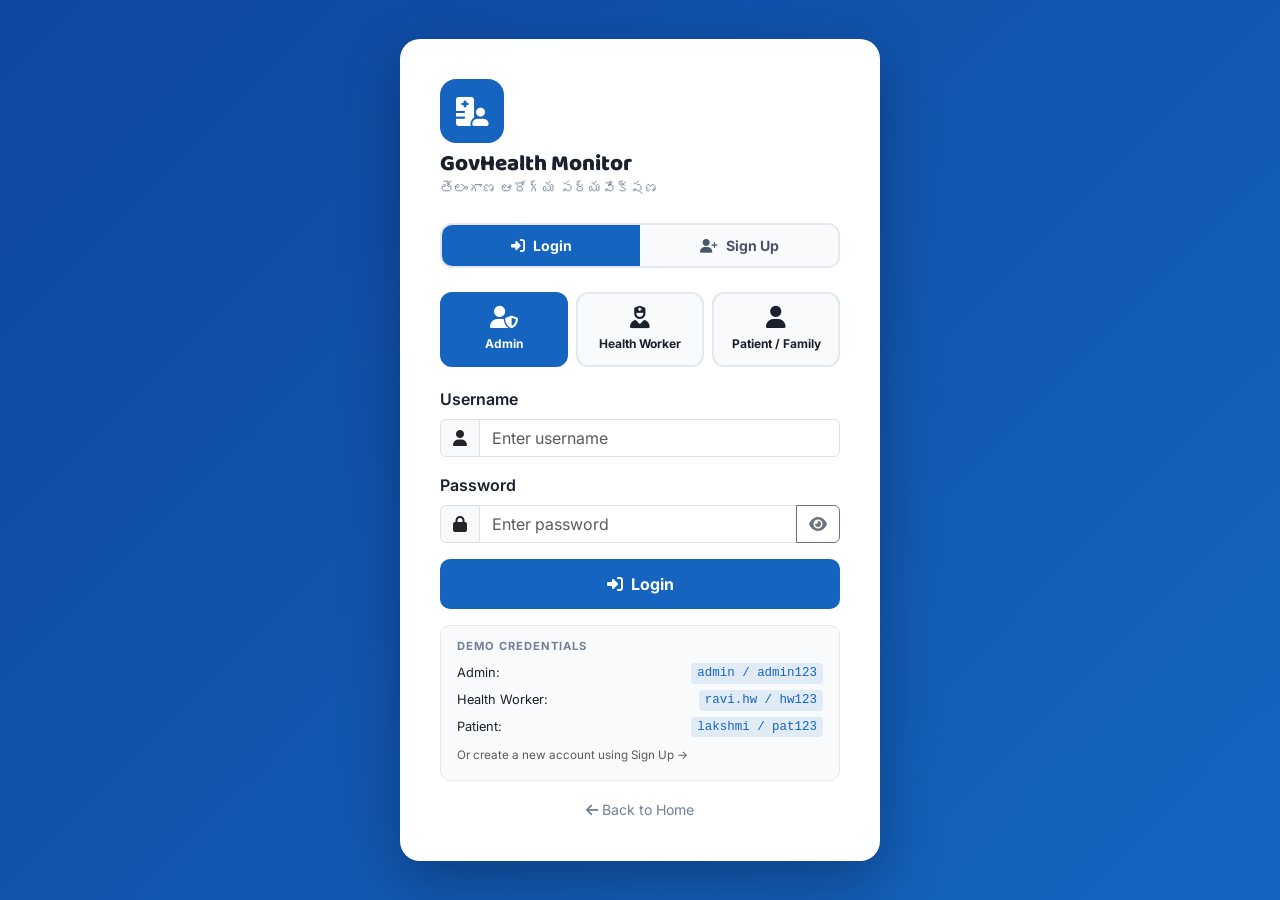
<file: rrr/login.html>
<!DOCTYPE html>
<html lang="en">
<head>
  <meta charset="UTF-8"/>
  <meta name="viewport" content="width=device-width, initial-scale=1.0"/>
  <title>Login / Sign Up – GovHealth Monitor Telangana</title>
  <link rel="preconnect" href="https://fonts.googleapis.com">
  <link href="https://fonts.googleapis.com/css2?family=Baloo+2:wght@600;700;800&family=Inter:wght@400;500;600&display=swap" rel="stylesheet">
  <link rel="stylesheet" href="https://cdnjs.cloudflare.com/ajax/libs/bootstrap/5.3.2/css/bootstrap.min.css"/>
  <link rel="stylesheet" href="https://cdnjs.cloudflare.com/ajax/libs/font-awesome/6.5.0/css/all.min.css"/>
  <link rel="stylesheet" href="css/style.css"/>
  <style>
    .auth-tabs { display:flex; gap:0; border-radius:12px; overflow:hidden; border:2px solid var(--border); margin-bottom:24px; }
    .auth-tab-btn { flex:1; padding:10px; background:var(--surface2); border:none; font-weight:700; font-size:0.88rem; color:var(--text-secondary); cursor:pointer; transition:all 0.2s; }
    .auth-tab-btn.active { background:var(--primary); color:#fff; }

    .role-selector { display:grid; grid-template-columns:repeat(3,1fr); gap:8px; margin-bottom:20px; }
    .role-btn { border:2px solid var(--border); border-radius:12px; padding:12px 8px; text-align:center; cursor:pointer; transition:all 0.2s; background:var(--surface2); color:var(--text); }
    .role-btn i { font-size:1.4rem; display:block; margin-bottom:6px; }
    .role-btn span { font-size:0.75rem; font-weight:700; display:block; }
    .role-btn:hover { border-color:var(--primary); color:var(--primary); background:var(--surface); }
    .role-btn.active { background:var(--primary); border-color:var(--primary); color:#fff; }

    /* Signup only for HW + Patient */
    .signup-role-selector { display:grid; grid-template-columns:repeat(2,1fr); gap:8px; margin-bottom:20px; }
    .signup-role-btn { border:2px solid var(--border); border-radius:12px; padding:14px 8px; text-align:center; cursor:pointer; transition:all 0.2s; background:var(--surface2); color:var(--text); }
    .signup-role-btn i { font-size:1.6rem; display:block; margin-bottom:8px; }
    .signup-role-btn span { font-size:0.82rem; font-weight:700; display:block; }
    .signup-role-btn:hover { border-color:var(--primary); color:var(--primary); }
    .signup-role-btn.active { background:var(--primary); border-color:var(--primary); color:#fff; }
    .signup-role-btn.hw-btn.active   { background:#7B1FA2; border-color:#7B1FA2; }
    .signup-role-btn.pat-btn.active  { background:#2E7D32; border-color:#2E7D32; }

    .btn-login-submit { background:var(--primary);color:#fff;border:none;padding:13px;border-radius:10px;font-weight:700;font-size:1rem;transition:all 0.2s;width:100%; }
    .btn-login-submit:hover { background:var(--primary-dark);color:#fff; }
    .btn-signup-submit { background:#2E7D32;color:#fff;border:none;padding:13px;border-radius:10px;font-weight:700;font-size:1rem;transition:all 0.2s;width:100%; }
    .btn-signup-submit.hw-color { background:#7B1FA2; }
    .btn-signup-submit.hw-color:hover { background:#6A1B9A; color:#fff; }
    .btn-signup-submit:hover { background:#1B5E20;color:#fff; }

    .demo-info { background:var(--surface2);border:1px solid var(--border);border-radius:10px;padding:12px 16px;font-size:0.8rem;margin-top:16px; }
    .demo-title { font-weight:700;color:var(--text-muted);text-transform:uppercase;font-size:0.7rem;letter-spacing:1px;margin-bottom:6px; }
    .demo-row { display:flex;justify-content:space-between;padding:3px 0; }
    .demo-row code { background:rgba(21,101,192,0.1);color:var(--primary);padding:1px 6px;border-radius:4px;font-size:0.78rem; }

    .strength-bar { height:4px; border-radius:4px; transition:all 0.3s; margin-top:6px; }
    .strength-weak   { background:#E53935; width:33%; }
    .strength-medium { background:#FF9800; width:66%; }
    .strength-strong { background:#43A047; width:100%; }

    .pass-hint { font-size:0.72rem; margin-top:3px; }
    .pass-hint.weak   { color:#E53935; }
    .pass-hint.medium { color:#FF9800; }
    .pass-hint.strong { color:#43A047; }

    .login-card { max-width:480px; }
  </style>
</head>
<body class="login-body">
<div class="login-page-wrap">
  <div class="login-card">

    <!-- LOGO -->
    <div class="login-logo mb-2"><i class="fa-solid fa-hospital-user"></i></div>
    <h4 class="login-title">GovHealth Monitor</h4>
    <p class="login-sub mb-4">తెలంగాణ ఆరోగ్య పర్యవేక్షణ</p>

    <!-- LOGIN / SIGNUP TABS -->
    <div class="auth-tabs">
      <button class="auth-tab-btn active" id="tabLogin" onclick="switchAuthTab('login')">
        <i class="fa-solid fa-right-to-bracket me-2"></i>Login
      </button>
      <button class="auth-tab-btn" id="tabSignup" onclick="switchAuthTab('signup')">
        <i class="fa-solid fa-user-plus me-2"></i>Sign Up
      </button>
    </div>

    <!-- ════════════ LOGIN PANEL ════════════ -->
    <div id="loginPanel">
      <!-- Role selector -->
      <div class="role-selector">
        <div class="role-btn active" onclick="selectLoginRole('admin',this)">
          <i class="fa-solid fa-user-shield"></i><span>Admin</span>
        </div>
        <div class="role-btn" onclick="selectLoginRole('hw',this)">
          <i class="fa-solid fa-user-nurse"></i><span>Health Worker</span>
        </div>
        <div class="role-btn" onclick="selectLoginRole('patient',this)">
          <i class="fa-solid fa-user"></i><span>Patient / Family</span>
        </div>
      </div>

      <form id="loginForm" autocomplete="off">
        <div class="mb-3">
          <label class="form-label fw-600">Username</label>
          <div class="input-group">
            <span class="input-group-text"><i class="fa-solid fa-user"></i></span>
            <input type="text" class="form-control" id="loginUser" placeholder="Enter username" required autocomplete="username">
          </div>
        </div>
        <div class="mb-3">
          <label class="form-label fw-600">Password</label>
          <div class="input-group">
            <span class="input-group-text"><i class="fa-solid fa-lock"></i></span>
            <input type="password" class="form-control" id="loginPass" placeholder="Enter password" required autocomplete="current-password">
            <button class="btn btn-outline-secondary" type="button" onclick="toggleVis('loginPass','loginEye')">
              <i class="fa-solid fa-eye" id="loginEye"></i>
            </button>
          </div>
        </div>
        <div id="loginError" class="alert alert-danger d-none py-2 mb-3">
          <i class="fa-solid fa-triangle-exclamation me-2"></i><span id="loginErrMsg">Invalid credentials</span>
        </div>
        <button type="submit" class="btn-login-submit">
          <i class="fa-solid fa-right-to-bracket me-2"></i>Login
        </button>
      </form>

      <!-- Demo credentials -->
      <div class="demo-info">
        <div class="demo-title">Demo Credentials</div>
        <div class="demo-row"><span>Admin:</span><code>admin / admin123</code></div>
        <div class="demo-row"><span>Health Worker:</span><code>ravi.hw / hw123</code></div>
        <div class="demo-row"><span>Patient:</span><code>lakshmi / pat123</code></div>
        <div class="demo-row text-muted" style="font-size:0.73rem;margin-top:4px;">
          <span>Or create a new account using Sign Up →</span>
        </div>
      </div>
    </div>

    <!-- ════════════ SIGNUP PANEL ════════════ -->
    <div id="signupPanel" class="d-none">

      <p class="text-muted text-center mb-3" style="font-size:0.85rem;">
        <i class="fa-solid fa-circle-info me-1"></i>
        Admins are pre-configured. Health Workers & Patients can register below.
      </p>

      <!-- Signup Role -->
      <div class="signup-role-selector">
        <div class="signup-role-btn hw-btn active" onclick="selectSignupRole('hw',this)">
          <i class="fa-solid fa-user-nurse"></i>
          <span>Health Worker</span>
          <small style="font-size:0.68rem;display:block;opacity:0.8;margin-top:4px;">Register as field worker</small>
        </div>
        <div class="signup-role-btn pat-btn" onclick="selectSignupRole('patient',this)">
          <i class="fa-solid fa-user"></i>
          <span>Patient / Family</span>
          <small style="font-size:0.68rem;display:block;opacity:0.8;margin-top:4px;">Register to view reminders</small>
        </div>
      </div>

      <form id="signupForm" autocomplete="off">
        <div class="row g-2">
          <div class="col-12">
            <label class="form-label fw-600">Full Name *</label>
            <input type="text" class="form-control" id="suName" placeholder="e.g. Ravi Kumar" required>
          </div>
          <div class="col-12">
            <label class="form-label fw-600">Username * <small class="text-muted">(used to login)</small></label>
            <div class="input-group">
              <span class="input-group-text"><i class="fa-solid fa-at"></i></span>
              <input type="text" class="form-control" id="suUser" placeholder="e.g. ravi.hw2" required autocomplete="off">
            </div>
            <div id="suUserFeedback" class="pass-hint"></div>
          </div>
          <div class="col-12">
            <label class="form-label fw-600">Phone Number *</label>
            <div class="input-group">
              <span class="input-group-text"><i class="fa-solid fa-phone"></i></span>
              <input type="tel" class="form-control" id="suPhone" placeholder="10-digit mobile number" required>
            </div>
          </div>
          <div class="col-md-6">
            <label class="form-label fw-600">Village / Area</label>
            <input type="text" class="form-control" id="suVillage" placeholder="Village or area">
          </div>
          <div class="col-md-6">
            <label class="form-label fw-600">District *</label>
            <select class="form-select" id="suDistrict" required>
              <option value="">Select District</option>
              <option>Hyderabad</option><option>Warangal</option><option>Karimnagar</option>
              <option>Nizamabad</option><option>Khammam</option><option>Nalgonda</option>
              <option>Mahbubnagar</option><option>Medak</option><option>Adilabad</option>
              <option>Rangareddy</option><option>Sangareddy</option><option>Siddipet</option>
              <option>Yadadri Bhuvanagiri</option><option>Mancherial</option><option>Jayashankar Bhupalpally</option>
              <option>Other</option>
            </select>
          </div>
          <!-- HW-specific: optional employee ID -->
          <div class="col-12" id="suHWFields">
            <label class="form-label fw-600">Employee / Worker ID <small class="text-muted">(optional)</small></label>
            <input type="text" class="form-control" id="suEmpID" placeholder="e.g. HW-2025-001">
          </div>
          <div class="col-12">
            <label class="form-label fw-600">Password *</label>
            <div class="input-group">
              <span class="input-group-text"><i class="fa-solid fa-lock"></i></span>
              <input type="password" class="form-control" id="suPass" placeholder="Create a password (min 6 chars)" required autocomplete="new-password" oninput="checkStrength(this.value)">
              <button class="btn btn-outline-secondary" type="button" onclick="toggleVis('suPass','suPassEye')">
                <i class="fa-solid fa-eye" id="suPassEye"></i>
              </button>
            </div>
            <div class="strength-bar d-none" id="strengthBar"></div>
            <div class="pass-hint" id="strengthHint"></div>
          </div>
          <div class="col-12">
            <label class="form-label fw-600">Confirm Password *</label>
            <div class="input-group">
              <span class="input-group-text"><i class="fa-solid fa-lock"></i></span>
              <input type="password" class="form-control" id="suPassConf" placeholder="Re-enter password" required autocomplete="new-password">
            </div>
          </div>
        </div>

        <div id="signupError" class="alert alert-danger d-none py-2 mt-3 mb-2">
          <i class="fa-solid fa-triangle-exclamation me-2"></i><span id="signupErrMsg"></span>
        </div>
        <div id="signupSuccess" class="alert alert-success d-none py-2 mt-3 mb-2">
          <i class="fa-solid fa-check-circle me-2"></i><span id="signupOkMsg"></span>
        </div>

        <button type="submit" class="btn-signup-submit hw-color mt-3" id="suSubmitBtn">
          <i class="fa-solid fa-user-plus me-2"></i>Create Account
        </button>
      </form>
    </div>

    <div class="text-center mt-3">
      <a href="index.html" class="back-home-link">
        <i class="fa-solid fa-arrow-left me-1"></i>Back to Home
      </a>
    </div>
  </div>
</div>

<script src="https://cdnjs.cloudflare.com/ajax/libs/bootstrap/5.3.2/js/bootstrap.bundle.min.js"></script>
<script src="js/auth.js"></script>
<script>
let loginRole  = 'admin';
let signupRole = 'hw';

// ── TAB SWITCH ────────────────────────────────────────────────
function switchAuthTab(tab) {
  document.getElementById('loginPanel').classList.toggle('d-none',  tab !== 'login');
  document.getElementById('signupPanel').classList.toggle('d-none', tab !== 'signup');
  document.getElementById('tabLogin').classList.toggle('active',  tab === 'login');
  document.getElementById('tabSignup').classList.toggle('active', tab === 'signup');
}

// ── ROLE SELECTORS ────────────────────────────────────────────
function selectLoginRole(role, el) {
  loginRole = role;
  document.querySelectorAll('#loginPanel .role-btn').forEach(b => b.classList.remove('active'));
  el.classList.add('active');
  document.getElementById('loginError').classList.add('d-none');
}
function selectSignupRole(role, el) {
  signupRole = role;
  document.querySelectorAll('.signup-role-btn').forEach(b => b.classList.remove('active'));
  el.classList.add('active');
  // Toggle HW-specific field
  document.getElementById('suHWFields').style.display = role === 'hw' ? '' : 'none';
  // Change button color
  const btn = document.getElementById('suSubmitBtn');
  btn.className = role === 'hw' ? 'btn-signup-submit hw-color mt-3' : 'btn-signup-submit mt-3';
}

// ── UTILITY ───────────────────────────────────────────────────
function toggleVis(inputId, iconId) {
  const inp = document.getElementById(inputId);
  const ico = document.getElementById(iconId);
  if (inp.type === 'password') { inp.type = 'text';     ico.className = 'fa-solid fa-eye-slash'; }
  else                          { inp.type = 'password'; ico.className = 'fa-solid fa-eye'; }
}
function checkStrength(val) {
  const bar = document.getElementById('strengthBar');
  const hint = document.getElementById('strengthHint');
  bar.classList.remove('d-none');
  if (val.length < 4) {
    bar.className = 'strength-bar strength-weak';
    hint.className = 'pass-hint weak'; hint.textContent = 'Too weak';
  } else if (val.length < 8 || !/[0-9]/.test(val)) {
    bar.className = 'strength-bar strength-medium';
    hint.className = 'pass-hint medium'; hint.textContent = 'Medium — add numbers for stronger';
  } else {
    bar.className = 'strength-bar strength-strong';
    hint.className = 'pass-hint strong'; hint.textContent = 'Strong password ✓';
  }
}

// Check username availability live
document.addEventListener('DOMContentLoaded', () => {
  document.getElementById('suUser').addEventListener('input', function() {
    const val = this.value.trim();
    const fb = document.getElementById('suUserFeedback');
    if (!val) { fb.textContent = ''; return; }
    if (val.length < 3) { fb.className = 'pass-hint weak'; fb.textContent = 'Too short (min 3 chars)'; return; }
    if (!/^[a-zA-Z0-9._]+$/.test(val)) { fb.className = 'pass-hint weak'; fb.textContent = 'Only letters, numbers, dots and underscores'; return; }
    const taken = getUsers().find(u => u.username === val);
    if (taken) { fb.className = 'pass-hint weak'; fb.textContent = '✕ Username already taken'; }
    else        { fb.className = 'pass-hint strong'; fb.textContent = '✓ Username available'; }
  });
});

// ── LOGIN SUBMIT ──────────────────────────────────────────────
document.getElementById('loginForm').addEventListener('submit', function(e) {
  e.preventDefault();
  const username = document.getElementById('loginUser').value.trim();
  const password = document.getElementById('loginPass').value;
  const errEl    = document.getElementById('loginError');
  const errMsg   = document.getElementById('loginErrMsg');

  const user = authLogin(username, password, loginRole);
  if (user) {
    setSession(user);
    if (loginRole === 'admin')   window.location.href = 'admin-dashboard.html';
    else if (loginRole === 'hw') window.location.href = 'hw-dashboard.html';
    else                          window.location.href = 'patient-dashboard.html';
  } else {
    errEl.classList.remove('d-none');
    errMsg.textContent = 'Invalid username or password. Please check and try again.';
  }
});

// ── SIGNUP SUBMIT ─────────────────────────────────────────────
document.getElementById('signupForm').addEventListener('submit', function(e) {
  e.preventDefault();
  const errEl    = document.getElementById('signupError');
  const errMsg   = document.getElementById('signupErrMsg');
  const okEl     = document.getElementById('signupSuccess');
  const okMsg    = document.getElementById('signupOkMsg');
  errEl.classList.add('d-none');
  okEl.classList.add('d-none');

  const name     = document.getElementById('suName').value.trim();
  const username = document.getElementById('suUser').value.trim();
  const phone    = document.getElementById('suPhone').value.trim();
  const village  = document.getElementById('suVillage').value.trim();
  const district = document.getElementById('suDistrict').value;
  const pass     = document.getElementById('suPass').value;
  const passConf = document.getElementById('suPassConf').value;

  // Validations
  if (pass !== passConf) {
    errEl.classList.remove('d-none'); errMsg.textContent = 'Passwords do not match.'; return;
  }
  if (pass.length < 6) {
    errEl.classList.remove('d-none'); errMsg.textContent = 'Password must be at least 6 characters.'; return;
  }
  if (!/^[0-9]{10}$/.test(phone)) {
    errEl.classList.remove('d-none'); errMsg.textContent = 'Phone must be a 10-digit number.'; return;
  }

  const result = authSignup({ role: signupRole, name, username, password: pass, phone, village, district });
  if (result.ok) {
    okEl.classList.remove('d-none');
    okMsg.textContent = `Account created! Username: ${username}. You can now login.`;
    this.reset();
    document.getElementById('strengthBar').classList.add('d-none');
    document.getElementById('strengthHint').textContent = '';
    document.getElementById('suUserFeedback').textContent = '';
    // Auto-switch to login after 2s
    setTimeout(() => {
      switchAuthTab('login');
      selectLoginRole(signupRole, document.querySelector(signupRole === 'hw' ? '#loginPanel .role-btn:nth-child(2)' : '#loginPanel .role-btn:nth-child(3)'));
      document.getElementById('loginUser').value = username;
    }, 2000);
  } else {
    errEl.classList.remove('d-none'); errMsg.textContent = result.msg;
  }
});
</script>
</body>
</html>
</file>
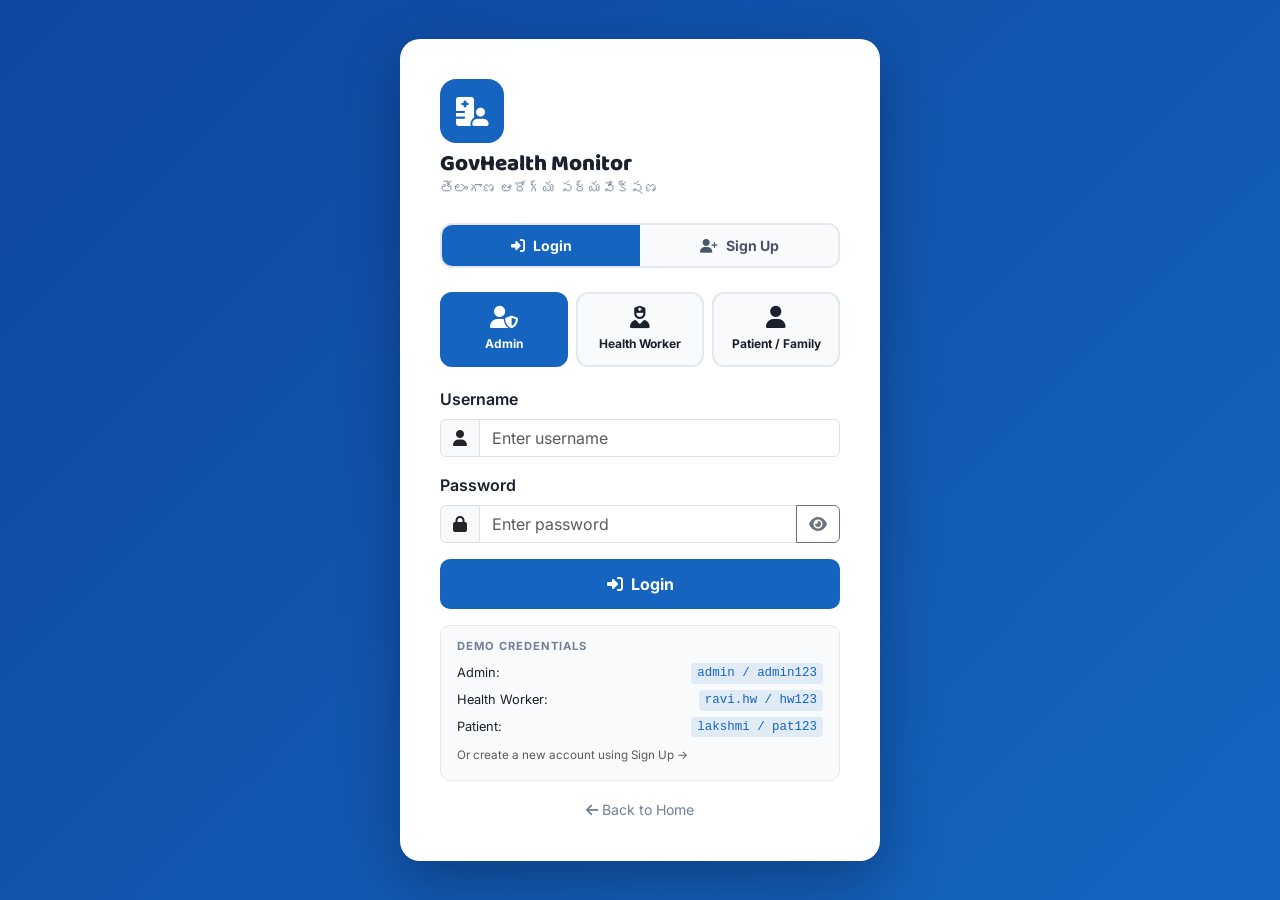
<file: rrr/patient-dashboard.html>
<!DOCTYPE html>
<html lang="en">
<head>
  <meta charset="UTF-8"/>
  <meta name="viewport" content="width=device-width, initial-scale=1.0"/>
  <title>Patient Dashboard – GovHealth Monitor Telangana</title>
  <link rel="preconnect" href="https://fonts.googleapis.com">
  <link href="https://fonts.googleapis.com/css2?family=Baloo+2:wght@600;700;800&family=Inter:wght@400;500;600&display=swap" rel="stylesheet">
  <link rel="stylesheet" href="https://cdnjs.cloudflare.com/ajax/libs/bootstrap/5.3.2/css/bootstrap.min.css"/>
  <link rel="stylesheet" href="https://cdnjs.cloudflare.com/ajax/libs/font-awesome/6.5.0/css/all.min.css"/>
  <link rel="stylesheet" href="css/style.css"/>
  <style>
    .pd-header { background: linear-gradient(135deg, #2E7D32 0%, #43A047 100%); color: #fff; padding: 32px 0 28px; }
    .pd-avatar { width: 64px; height: 64px; border-radius: 50%; background: rgba(255,255,255,0.2); display: flex; align-items: center; justify-content:center; font-size: 1.8rem; font-weight: 900; border: 3px solid rgba(255,255,255,0.4); flex-shrink: 0; }
    .pd-name { font-family: 'Baloo 2', sans-serif; font-size: 1.5rem; font-weight: 800; }
    .pd-sub  { opacity: 0.85; font-size: 0.88rem; }

    /* Stat cards */
    .pd-stat { background: var(--surface); border: 1.5px solid var(--border); border-radius: 14px; padding: 18px 16px; display: flex; align-items: center; gap: 14px; box-shadow: var(--shadow); }
    .pd-stat-icon { width: 46px; height: 46px; border-radius: 12px; display: flex; align-items: center; justify-content: center; font-size: 1.15rem; color: #fff; flex-shrink: 0; }
    .pd-stat-val { font-family: 'Baloo 2', sans-serif; font-size: 1.6rem; font-weight: 800; line-height: 1; }
    .pd-stat-lbl { font-size: 0.72rem; color: var(--text-muted); }

    /* Sections */
    .pd-section { background: var(--surface); border: 1.5px solid var(--border); border-radius: 16px; margin-bottom: 20px; overflow: hidden; }
    .pd-sec-head { background: var(--surface2); border-bottom: 1px solid var(--border); padding: 14px 20px; display: flex; align-items: center; gap: 10px; }
    .pd-sec-head h5 { margin: 0; font-family: 'Baloo 2', sans-serif; font-weight: 800; font-size: 1rem; }
    .pd-sec-body { padding: 18px 20px; }

    /* Medicine pill */
    .med-pill { background: var(--surface2); border: 1.5px solid var(--border); border-radius: 12px; padding: 14px 16px; display: flex; align-items: center; gap: 14px; margin-bottom: 10px; }
    .med-pill-icon { width: 42px; height: 42px; border-radius: 10px; display: flex; align-items: center; justify-content: center; font-size: 1.1rem; flex-shrink: 0; }
    .med-name { font-weight: 700; font-size: 0.95rem; }
    .med-info { font-size: 0.78rem; color: var(--text-muted); margin-top: 2px; }
    .med-status-badge { margin-left: auto; font-size: 0.75rem; font-weight: 700; padding: 4px 12px; border-radius: 100px; flex-shrink: 0; }

    /* Checkup countdown */
    .checkup-card { border-radius: 14px; padding: 20px; text-align: center; }
    .checkup-days { font-family: 'Baloo 2', sans-serif; font-size: 3rem; font-weight: 800; line-height: 1; }
    .checkup-lbl { font-size: 0.85rem; margin-top: 4px; }

    /* SOS history */
    .sos-row { border: 1px solid var(--border); border-radius: 10px; padding: 12px 16px; margin-bottom: 8px; }
    .sos-row.sos-pending { border-left: 4px solid #E53935; }
    .sos-row.sos-done { border-left: 4px solid #43A047; opacity: 0.8; }
    .sos-status-badge { font-size: 0.72rem; font-weight: 700; padding: 2px 10px; border-radius: 100px; }

    /* Log table */
    .log-mini { width: 100%; font-size: 0.82rem; border-collapse: collapse; }
    .log-mini th { background: var(--surface2); padding: 7px 10px; text-align: left; font-weight: 700; font-size: 0.76rem; border-bottom: 2px solid var(--border); }
    .log-mini td { padding: 6px 10px; border-bottom: 1px solid var(--border); vertical-align: middle; }
    .log-mini tr:last-child td { border-bottom: none; }

    .scheme-quick-card { background: var(--surface); border: 1.5px solid var(--border); border-radius: 12px; padding: 16px; display: flex; align-items: center; gap: 12px; transition: all 0.2s; text-decoration: none; color: var(--text); }
    .scheme-quick-card:hover { border-color: var(--primary); transform: translateY(-2px); }

    .not-found-wrap { min-height: 60vh; display: flex; flex-direction: column; align-items: center; justify-content: center; text-align: center; padding: 40px; }
  </style>
</head>
<body>

<nav class="navbar navbar-expand-lg sticky-top" id="mainNav" style="background:#2E7D32">
  <div class="container-fluid px-3 px-md-4">
    <a class="navbar-brand d-flex align-items-center gap-2" href="index.html">
      <div class="brand-icon"><i class="fa-solid fa-hospital-user"></i></div>
      <div><div class="brand-title">GovHealth Monitor</div><div class="brand-sub">Patient Portal</div></div>
    </a>
    <div class="ms-auto d-flex align-items-center gap-2">
      <span class="admin-user-badge" id="patBadge"><i class="fa-solid fa-user me-1"></i>Patient</span>
      <a href="index.html" class="btn btn-sm btn-outline-light"><i class="fa-solid fa-globe"></i></a>
      <button class="btn btn-sm btn-outline-light" onclick="doLogout()"><i class="fa-solid fa-right-from-bracket"></i></button>
    </div>
  </div>
</nav>

<!-- PATIENT HEADER -->
<div class="pd-header" id="patHeader">
  <div class="container">
    <div class="d-flex align-items-center gap-4 flex-wrap">
      <div class="pd-avatar" id="patAvatar">?</div>
      <div>
        <div class="pd-name" id="patName">Loading...</div>
        <div class="pd-sub" id="patSub"></div>
      </div>
    </div>
  </div>
</div>

<!-- NOT FOUND STATE (hidden by default) -->
<div class="not-found-wrap d-none" id="notFoundPanel">
  <i class="fa-solid fa-user-xmark fa-4x text-muted mb-4"></i>
  <h4 class="text-muted">No Patient Record Found</h4>
  <p class="text-muted mb-4">Your account is not linked to an elderly patient record yet.<br>Please contact your Health Worker to register you in the system.</p>
  <a href="index.html" class="btn btn-primary me-2"><i class="fa-solid fa-house me-1"></i>Home</a>
  <a href="emergency.html" class="btn btn-danger"><i class="fa-solid fa-bell-ring me-1"></i>Emergency SOS</a>
</div>

<!-- DASHBOARD CONTENT -->
<div class="container py-4" id="dashContent">

  <!-- Stats row -->
  <div class="row g-3 mb-4" id="patStats"></div>

  <div class="row g-4">
    <!-- Left column -->
    <div class="col-lg-8">

      <!-- TODAY'S MEDICINE -->
      <div class="pd-section">
        <div class="pd-sec-head">
          <i class="fa-solid fa-pills text-warning fs-5"></i>
          <h5>Today's Medicine Schedule</h5>
        </div>
        <div class="pd-sec-body" id="todayMedSection">
          <p class="text-muted">Loading...</p>
        </div>
      </div>

      <!-- MEDICINE LOG -->
      <div class="pd-section">
        <div class="pd-sec-head">
          <i class="fa-solid fa-clock-rotate-left text-primary fs-5"></i>
          <h5>Medicine History <span class="badge bg-secondary ms-1" id="medLogCount" style="font-size:0.72rem">0</span></h5>
        </div>
        <div class="pd-sec-body" id="medLogSection">
          <p class="text-muted">No history yet.</p>
        </div>
      </div>

      <!-- SOS HISTORY -->
      <div class="pd-section">
        <div class="pd-sec-head">
          <i class="fa-solid fa-bell-ring text-danger fs-5"></i>
          <h5>My SOS Requests <span class="badge bg-danger ms-1" id="sosCount" style="font-size:0.72rem">0</span></h5>
        </div>
        <div class="pd-sec-body" id="sosSection">
          <p class="text-muted">No SOS requests submitted.</p>
        </div>
      </div>

    </div>

    <!-- Right column -->
    <div class="col-lg-4">

      <!-- NEXT CHECKUP -->
      <div class="pd-section mb-4">
        <div class="pd-sec-head">
          <i class="fa-solid fa-calendar-check text-primary fs-5"></i>
          <h5>Next Checkup</h5>
        </div>
        <div class="pd-sec-body" id="checkupSection">
          <p class="text-muted">Not scheduled.</p>
        </div>
      </div>

      <!-- HW INFO -->
      <div class="pd-section mb-4">
        <div class="pd-sec-head">
          <i class="fa-solid fa-user-nurse" style="color:#7B1FA2"></i>
          <h5 style="color:#7B1FA2">My Health Worker</h5>
        </div>
        <div class="pd-sec-body" id="hwInfoSection">
          <p class="text-muted">No HW assigned.</p>
        </div>
      </div>

      <!-- QUICK LINKS -->
      <div class="pd-section">
        <div class="pd-sec-head">
          <i class="fa-solid fa-link text-success fs-5"></i>
          <h5>Quick Links</h5>
        </div>
        <div class="pd-sec-body">
          <a href="emergency.html" class="scheme-quick-card mb-2">
            <i class="fa-solid fa-bell-ring text-danger fs-5"></i>
            <div><div class="fw-600">Emergency SOS</div><small class="text-muted">Send an emergency request</small></div>
          </a>
          <a href="dashboard.html" class="scheme-quick-card mb-2">
            <i class="fa-solid fa-hospital text-primary fs-5"></i>
            <div><div class="fw-600">Find Hospitals</div><small class="text-muted">Check bed &amp; resource availability</small></div>
          </a>
          <a href="schemes.html" class="scheme-quick-card mb-2">
            <i class="fa-solid fa-hand-holding-heart text-success fs-5"></i>
            <div><div class="fw-600">Government Schemes</div><small class="text-muted">View healthcare benefits</small></div>
          </a>
          <a href="tel:108" class="scheme-quick-card">
            <i class="fa-solid fa-phone-volume text-danger fs-5"></i>
            <div><div class="fw-600">Call 108 — Ambulance</div><small class="text-muted">24/7 medical emergency</small></div>
          </a>
        </div>
      </div>

    </div>
  </div>
</div>

<a href="emergency.html" class="sos-float-btn"><i class="fa-solid fa-bell"></i><span>SOS</span></a>

<footer class="site-footer py-4">
  <div class="container text-center footer-copy">© 2025 GovHealth Monitor Telangana | Emergency: <strong>108</strong></div>
</footer>

<script src="https://cdnjs.cloudflare.com/ajax/libs/bootstrap/5.3.2/js/bootstrap.bundle.min.js"></script>
<script src="js/auth.js"></script>
<script src="js/data.js"></script>
<script src="js/main.js"></script>
<script>
requireRole('patient');
var patUser = getSession();

document.addEventListener('DOMContentLoaded', function() {
  document.getElementById('patBadge').innerHTML = '<i class="fa-solid fa-user me-1"></i>' + patUser.name;

  // Find the patient record by username they used to log in
  var patients = getPatients();
  var myPatient = patients.find(function(p) {
    return p.patUsername === patUser.username || p.id === patUser.linkedPatientId;
  });

  if (!myPatient) {
    // Show not-found message, hide dashboard
    document.getElementById('dashContent').classList.add('d-none');
    document.getElementById('patHeader').style.background = 'linear-gradient(135deg,#37474F,#546E7A)';
    document.getElementById('patAvatar').textContent = patUser.name.charAt(0).toUpperCase();
    document.getElementById('patName').textContent = patUser.name;
    document.getElementById('patSub').textContent = 'No patient record linked — contact your Health Worker';
    document.getElementById('notFoundPanel').classList.remove('d-none');
    return;
  }

  renderPatientDash(myPatient);
});

function renderPatientDash(p) {
  document.getElementById('patAvatar').textContent = p.name.charAt(0).toUpperCase();
  document.getElementById('patName').textContent = p.name;
  document.getElementById('patSub').textContent = p.age + ' years • ' + p.disease + ' • ' + p.village + ', ' + p.district;

  var adh = getAdh(p);
  var meds = getMedicinesList(p);

  // Stats
  var dd = daysDiff(p.checkupDate);
  var ml = p.medicineLog || [];
  document.getElementById('patStats').innerHTML =
    '<div class="col-6 col-md-3"><div class="pd-stat"><div class="pd-stat-icon" style="background:linear-gradient(135deg,#2E7D32,#43A047)"><i class="fa-solid fa-chart-line"></i></div><div><div class="pd-stat-val">' + adh.pct + '%</div><div class="pd-stat-lbl">Adherence</div></div></div></div>' +
    '<div class="col-6 col-md-3"><div class="pd-stat"><div class="pd-stat-icon" style="background:linear-gradient(135deg,#FF6F00,#FFA000)"><i class="fa-solid fa-fire"></i></div><div><div class="pd-stat-val">' + (adh.streak || 0) + '</div><div class="pd-stat-lbl">Day Streak</div></div></div></div>' +
    '<div class="col-6 col-md-3"><div class="pd-stat"><div class="pd-stat-icon" style="background:linear-gradient(135deg,#1565C0,#1976D2)"><i class="fa-solid fa-pills"></i></div><div><div class="pd-stat-val">' + meds.length + '</div><div class="pd-stat-lbl">Medicines</div></div></div></div>' +
    '<div class="col-6 col-md-3"><div class="pd-stat"><div class="pd-stat-icon" style="background:linear-gradient(135deg,' + (p.checkupDate && dd < 0 ? '#C62828,#E53935' : '#00695C,#00897B') + ')"><i class="fa-solid fa-calendar-check"></i></div><div><div class="pd-stat-val">' + (p.checkupDate ? (dd < 0 ? 'Overdue' : dd + 'd') : '–') + '</div><div class="pd-stat-lbl">Until Checkup</div></div></div></div>';

  // Today's medicine
  var todayHtml = '';
  if (meds.length === 0) {
    todayHtml = '<p class="text-muted mb-0"><i class="fa-solid fa-info-circle me-1"></i>No medicines scheduled. Contact your Health Worker.</p>';
  } else {
    meds.forEach(function(m, idx) {
      var status = getTodayMedStatusForDrug(p, idx);
      var sbg = status === 'Taken' ? '#E8F5E9' : status === 'Missed' || status === 'Auto-Missed' ? '#FFEBEE' : '#FFF3E0';
      var scol = status === 'Taken' ? '#2E7D32' : status === 'Missed' || status === 'Auto-Missed' ? '#C62828' : '#E65100';
      var stxt = status || 'Not logged yet';
      var icon = status === 'Taken' ? '✅' : status === 'Missed' ? '❌' : status === 'Auto-Missed' ? '🤖' : '⏳';
      todayHtml += '<div class="med-pill">' +
        '<div class="med-pill-icon" style="background:linear-gradient(135deg,#7B1FA2,#9C27B0)"><i class="fa-solid fa-capsules" style="color:#fff"></i></div>' +
        '<div class="flex-grow-1">' +
          '<div class="med-name">' + m.name + '</div>' +
          '<div class="med-info">' + m.freq + ' &nbsp;|&nbsp; Reminder at ' + m.time + (m.notes ? ' &nbsp;|&nbsp; ' + m.notes : '') + '</div>' +
        '</div>' +
        '<span class="med-status-badge" style="background:' + sbg + ';color:' + scol + '">' + icon + ' ' + stxt + '</span>' +
      '</div>';
    });
  }
  document.getElementById('todayMedSection').innerHTML = todayHtml;

  // Medicine log
  var logHtml = '';
  if (ml.length === 0) {
    logHtml = '<p class="text-muted mb-0">No medicine logs yet.</p>';
  } else {
    document.getElementById('medLogCount').textContent = ml.length;
    logHtml = '<div class="table-responsive"><table class="log-mini"><thead><tr><th>Date</th><th>Medicine</th><th>Status</th><th>By</th></tr></thead><tbody>';
    ml.slice(0, 20).forEach(function(l) {
      var mn = l.medicineName || (meds[0] ? meds[0].name : p.medicine || '—');
      var sc = l.status === 'Taken' ? 'badge bg-success' : l.status === 'Auto-Missed' ? 'badge bg-secondary' : 'badge bg-danger';
      var si = l.status === 'Taken' ? '✅' : l.status === 'Auto-Missed' ? '🤖' : '❌';
      logHtml += '<tr><td>' + l.date + '</td><td>' + mn + '</td><td><span class="' + sc + '" style="font-size:0.72rem">' + si + ' ' + l.status + '</span></td><td>' + (l.by || 'Patient') + '</td></tr>';
    });
    logHtml += '</tbody></table></div>';
  }
  document.getElementById('medLogSection').innerHTML = logHtml;

  // Checkup section
  var checkHtml = '';
  if (!p.checkupDate) {
    checkHtml = '<p class="text-muted mb-0">No checkup scheduled yet. Contact your Health Worker.</p>';
  } else {
    var overdue = dd < 0;
    var color = overdue ? '#C62828' : dd <= 3 ? '#E65100' : '#2E7D32';
    var bg = overdue ? '#FFEBEE' : dd <= 3 ? '#FFF8E1' : '#E8F5E9';
    var label = overdue ? 'Overdue!' : dd === 0 ? 'Today!' : 'Days away';
    checkHtml = '<div class="checkup-card" style="background:' + bg + ';color:' + color + '">' +
      '<div class="checkup-days">' + (overdue ? Math.abs(dd) + 'd' : dd + 'd') + '</div>' +
      '<div class="checkup-lbl"><strong>' + label + '</strong></div>' +
      '<div style="font-size:0.82rem;margin-top:8px;opacity:0.8">' + p.checkupDate + '</div>' +
    '</div>' +
    '<div style="font-size:0.82rem;color:var(--text-muted);margin-top:12px"><i class="fa-solid fa-rotate me-1"></i>Frequency: ' + (p.checkupFreq || 'Not set') + '</div>' +
    '<div style="font-size:0.82rem;color:var(--text-muted);margin-top:4px"><i class="fa-solid fa-hospital me-1"></i>Hospital: ' + (p.hospital || 'Not assigned') + '</div>' +
    (overdue ? '<div class="alert alert-danger py-2 px-3 mt-3" style="font-size:0.82rem"><i class="fa-solid fa-triangle-exclamation me-1"></i>Your checkup is overdue. Please visit your assigned hospital or contact your HW immediately.</div>' : '');
  }
  document.getElementById('checkupSection').innerHTML = checkHtml;

  // HW info
  var hwHtml = '';
  var allUsers = getUsers();
  var hw = allUsers.find(function(u) { return u.id === p.hwId; });
  if (hw) {
    hwHtml = '<div style="font-size:0.88rem">' +
      '<div style="font-weight:700;font-size:1rem;margin-bottom:6px"><i class="fa-solid fa-circle text-success me-2" style="font-size:0.6rem"></i>' + hw.name + '</div>' +
      '<div class="text-muted mb-2"><i class="fa-solid fa-location-dot me-1"></i>' + (hw.village || hw.district || 'Telangana') + '</div>' +
      '<a href="tel:' + hw.phone + '" class="btn btn-success btn-sm w-100"><i class="fa-solid fa-phone me-1"></i>Call HW: ' + hw.phone + '</a>' +
    '</div>';
  } else {
    hwHtml = '<p class="text-muted mb-2" style="font-size:0.85rem">No health worker assigned yet.</p><a href="contact.html" class="btn btn-outline-primary btn-sm w-100">Contact us for help</a>';
  }
  document.getElementById('hwInfoSection').innerHTML = hwHtml;

  // SOS history
  var allSOS = getEmergencyRequests();
  var myContact = p.contact;
  var mySOS = allSOS.filter(function(r) { return r.phone === myContact || r.name === p.name; });
  document.getElementById('sosCount').textContent = mySOS.length;
  var sosHtml = '';
  if (mySOS.length === 0) {
    sosHtml = '<p class="text-muted mb-0"><i class="fa-solid fa-shield-heart me-1 text-success"></i>No SOS requests from your account. Stay safe!</p>';
  } else {
    mySOS.forEach(function(r) {
      var cls = r.status === 'Completed' ? 'sos-done' : 'sos-pending';
      var bc = r.status === 'Completed' ? 'bg-success' : 'bg-danger';
      sosHtml += '<div class="sos-row ' + cls + '">' +
        '<div class="d-flex justify-content-between align-items-start flex-wrap gap-2">' +
          '<div>' +
            '<div style="font-weight:700;font-size:0.88rem">' + r.description + '</div>' +
            '<div style="font-size:0.77rem;color:var(--text-muted);margin-top:3px"><i class="fa-solid fa-clock me-1"></i>' + r.timestamp + '</div>' +
            '<div style="font-size:0.77rem;color:var(--text-muted)"><i class="fa-solid fa-location-dot me-1"></i>' + r.location + '</div>' +
          '</div>' +
          '<span class="sos-status-badge ' + bc + ' text-white">' + r.status + '</span>' +
        '</div>' +
      '</div>';
    });
  }
  document.getElementById('sosSection').innerHTML = sosHtml;
}

function daysDiff(ds) {
  if (!ds) return 999;
  var d = new Date(ds); d.setHours(0,0,0,0);
  var n = new Date(); n.setHours(0,0,0,0);
  return Math.round((d - n) / 86400000);
}

function doLogout() {
  clearSession();
  window.location.href = 'login.html';
}
</script>
</body>
</html>
</file>
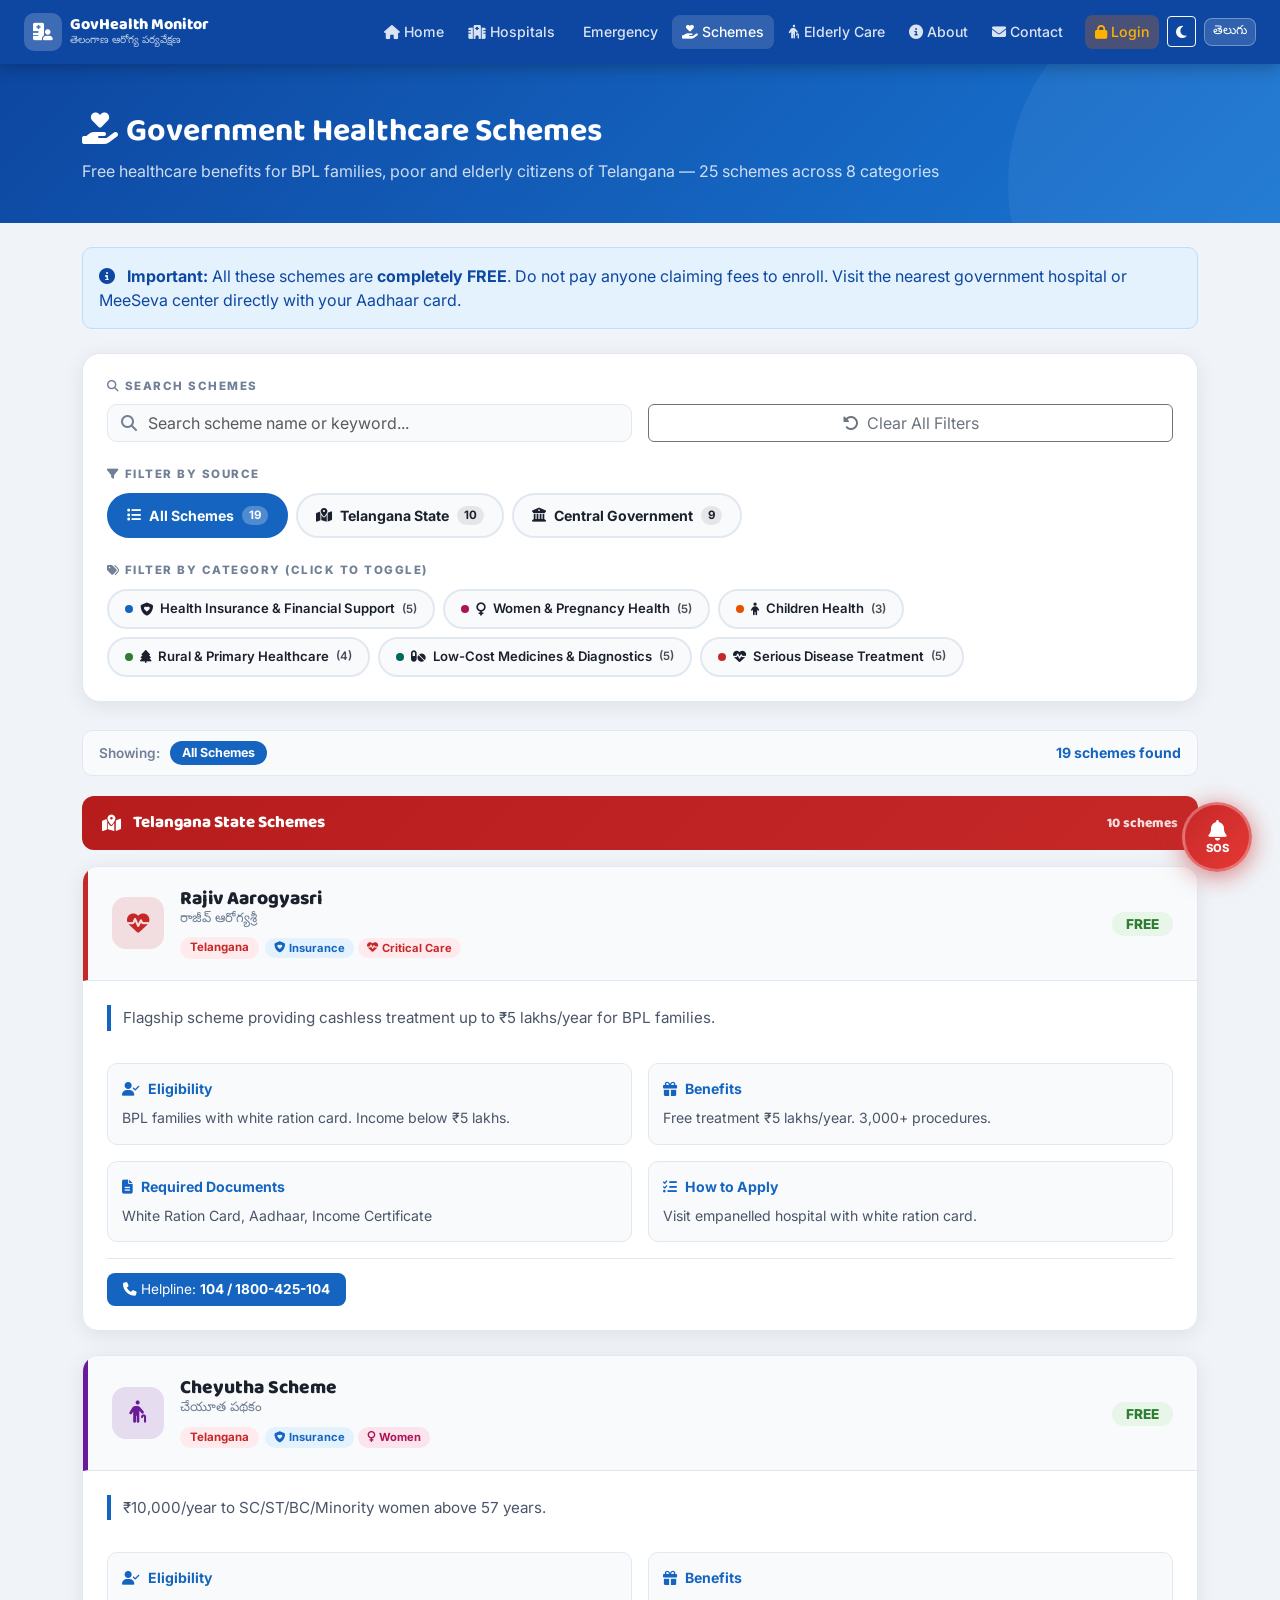
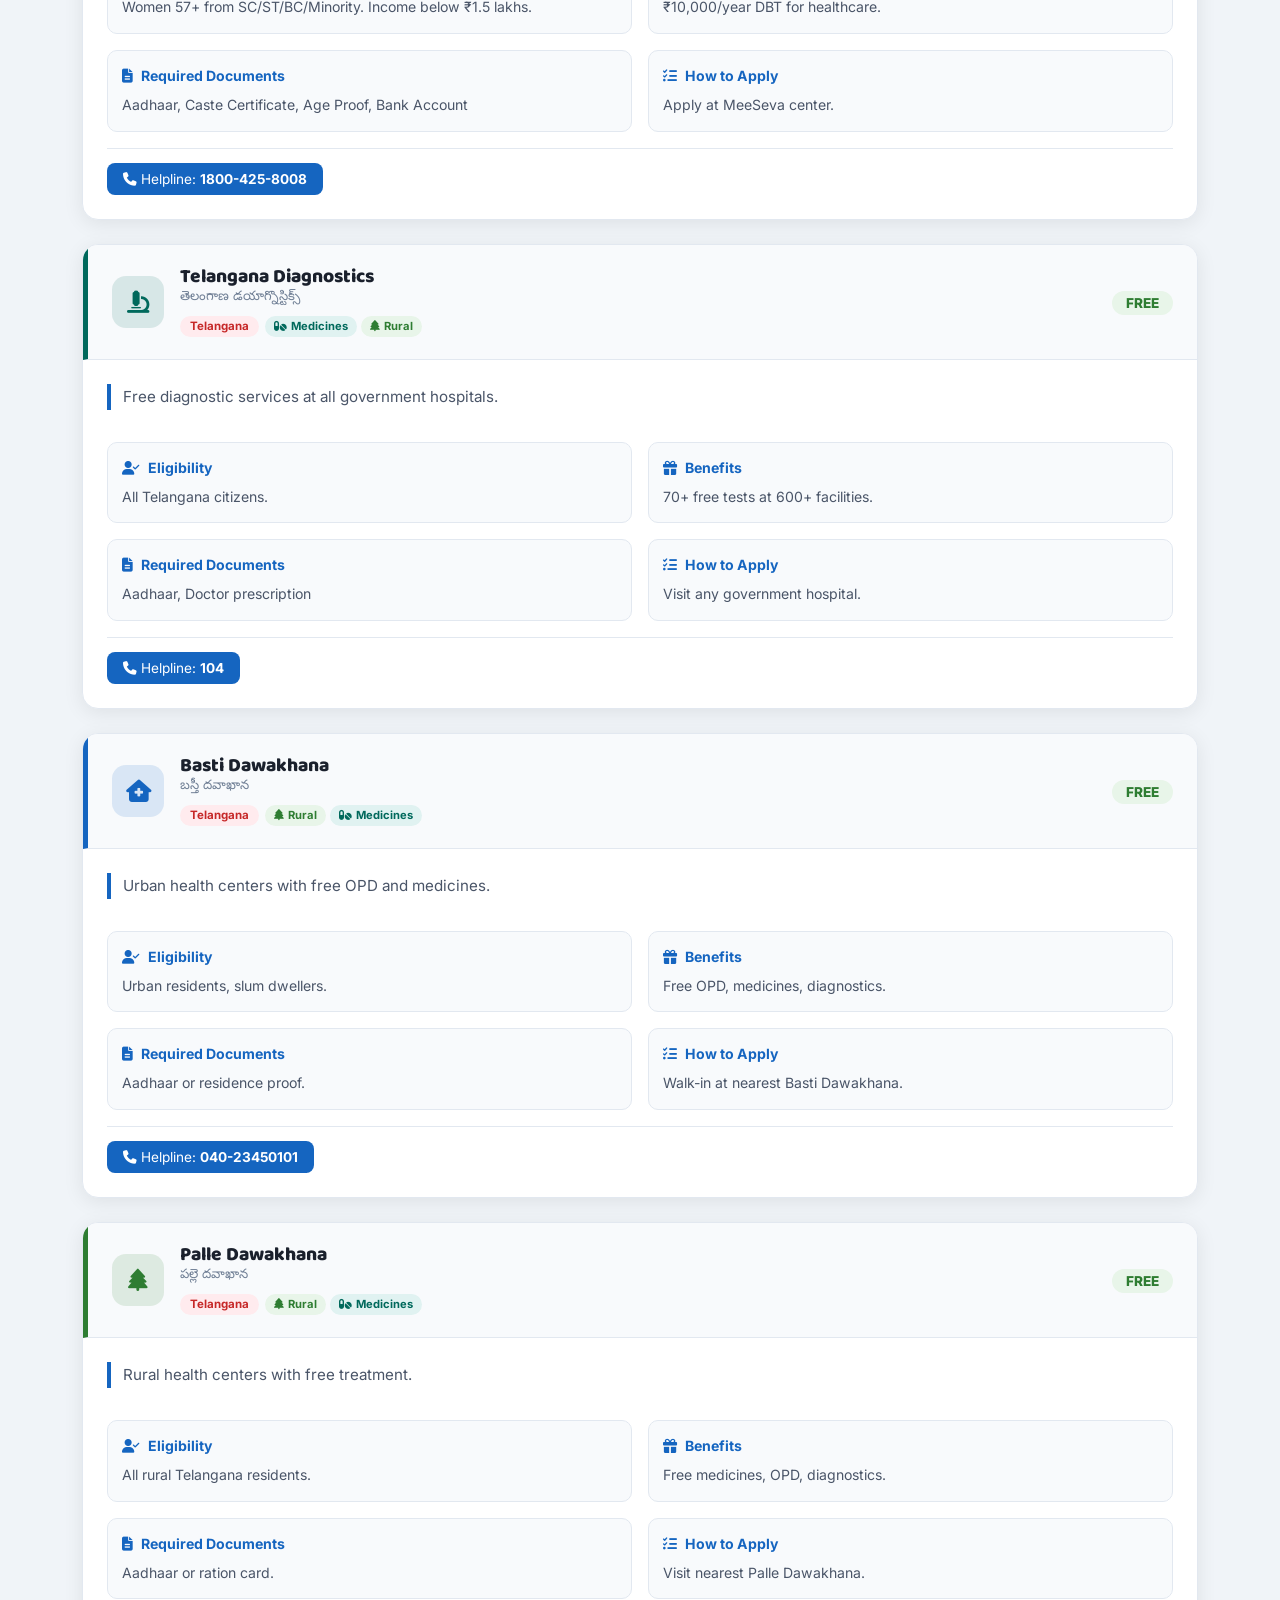
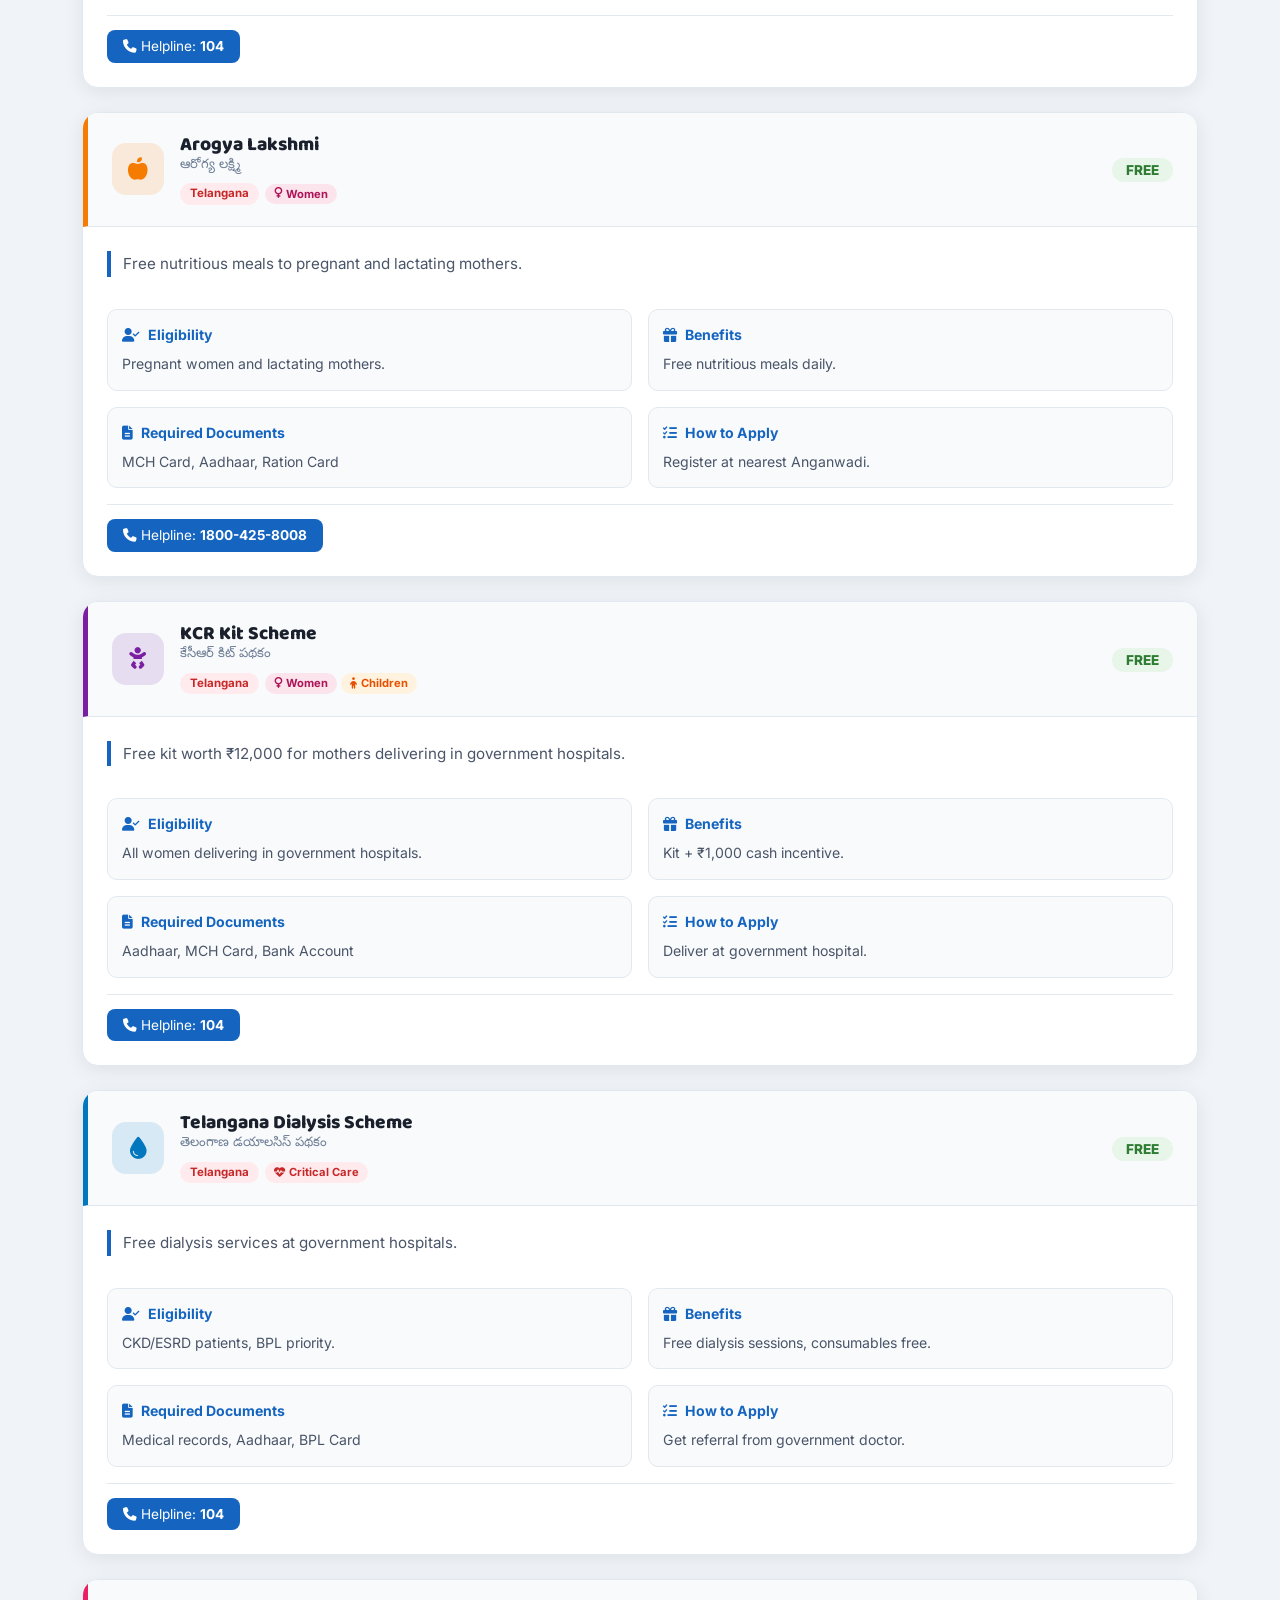
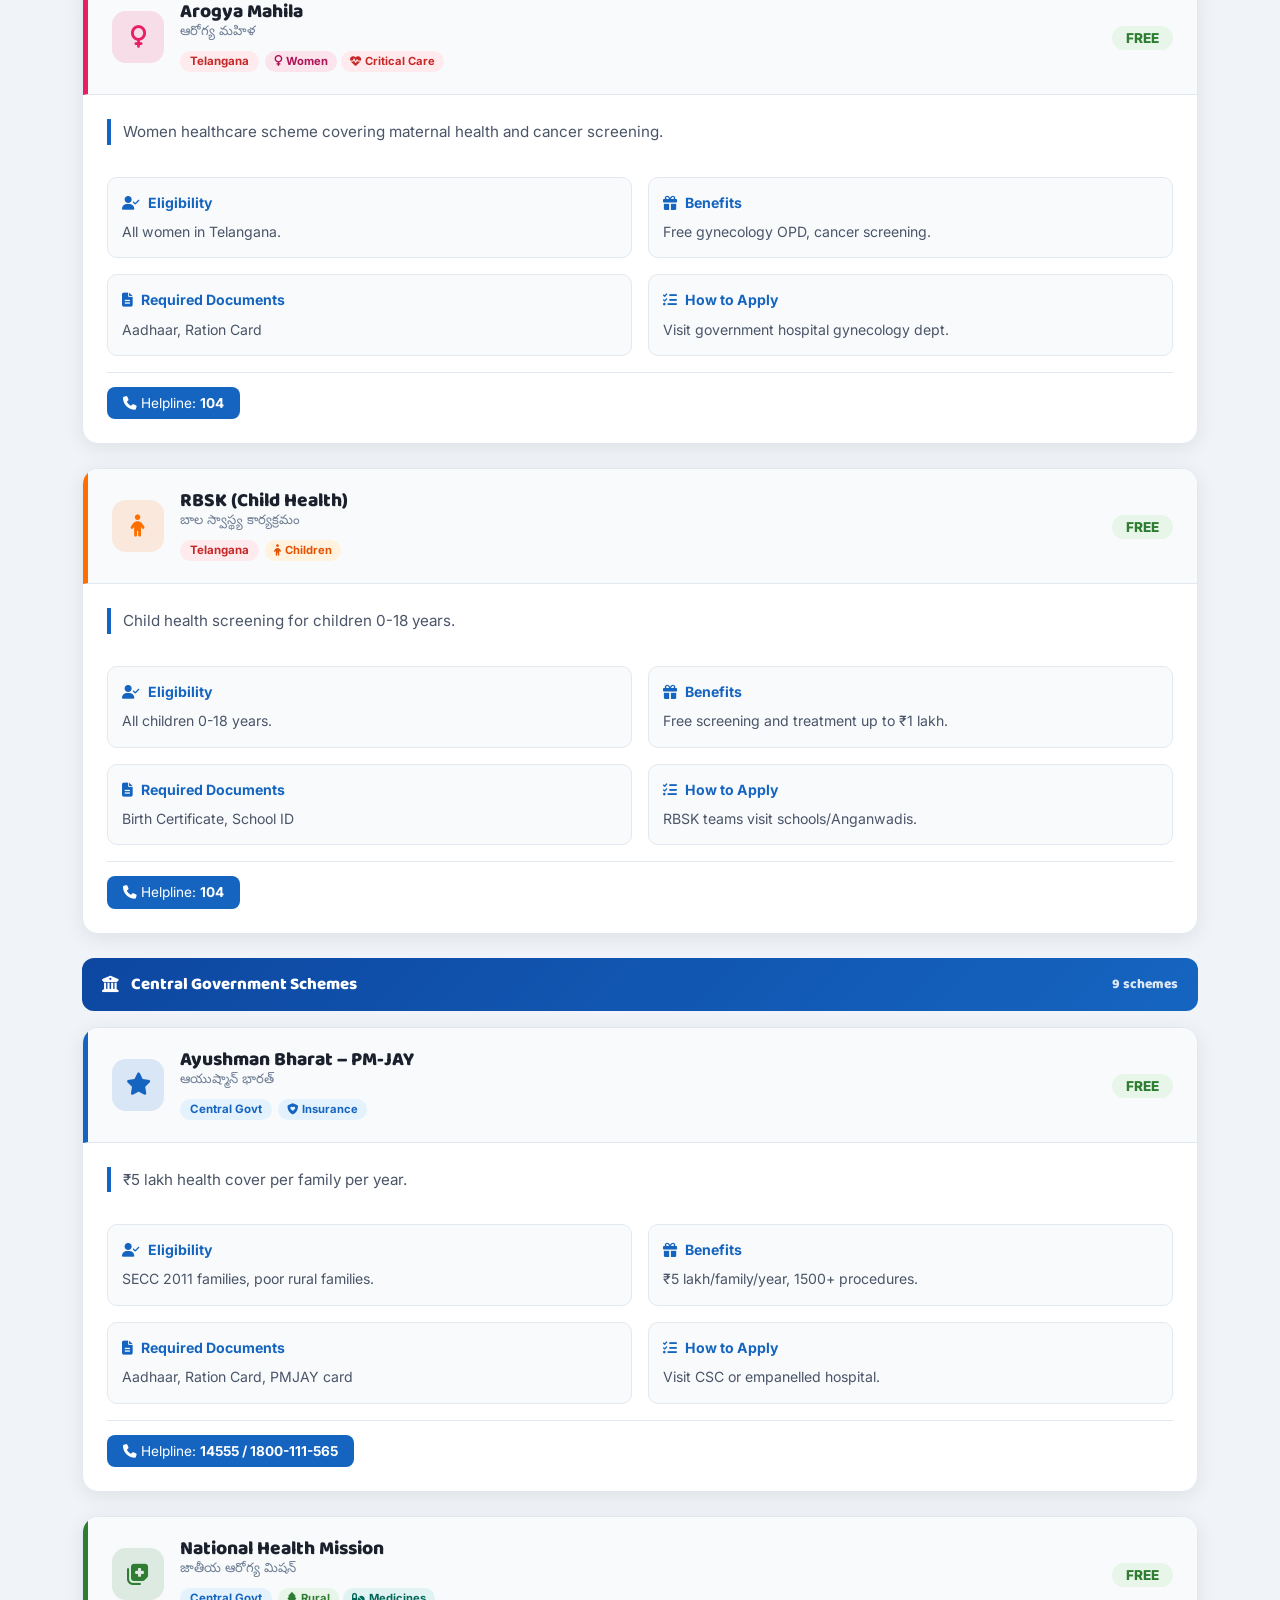
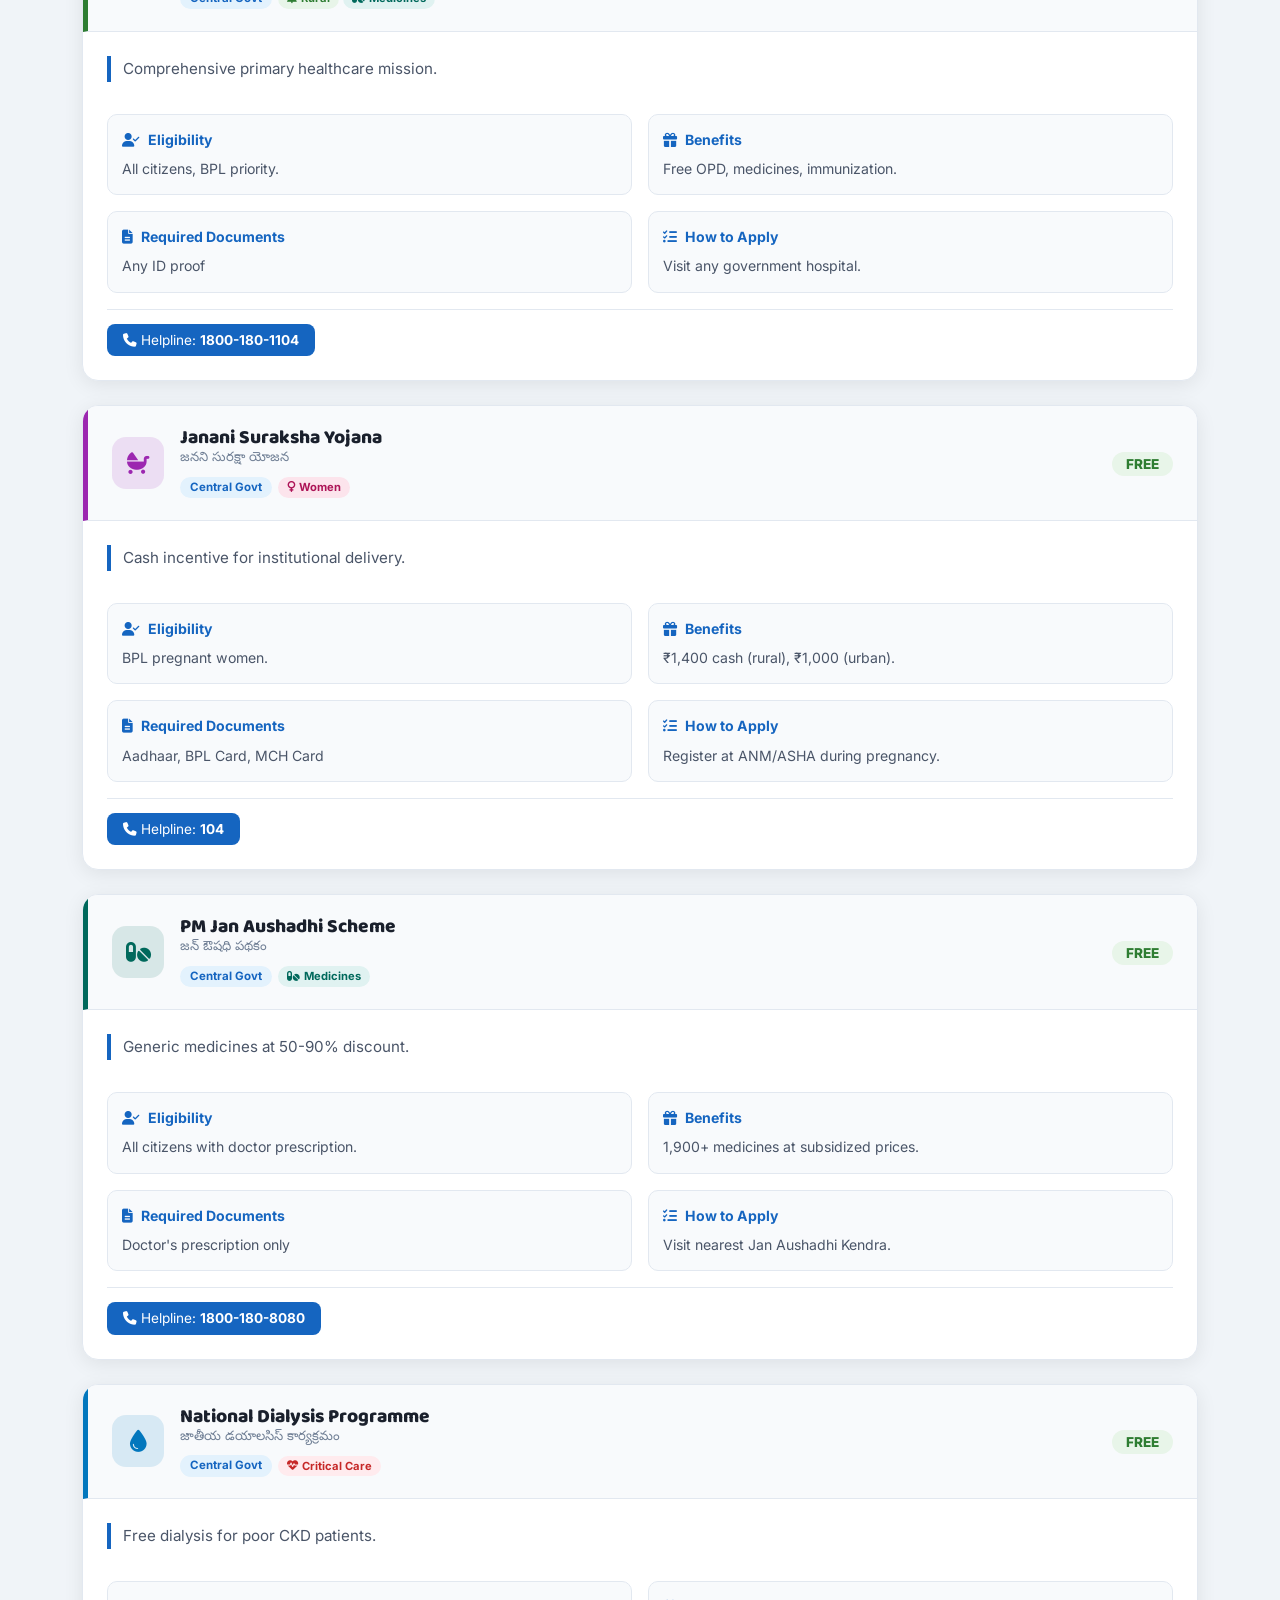
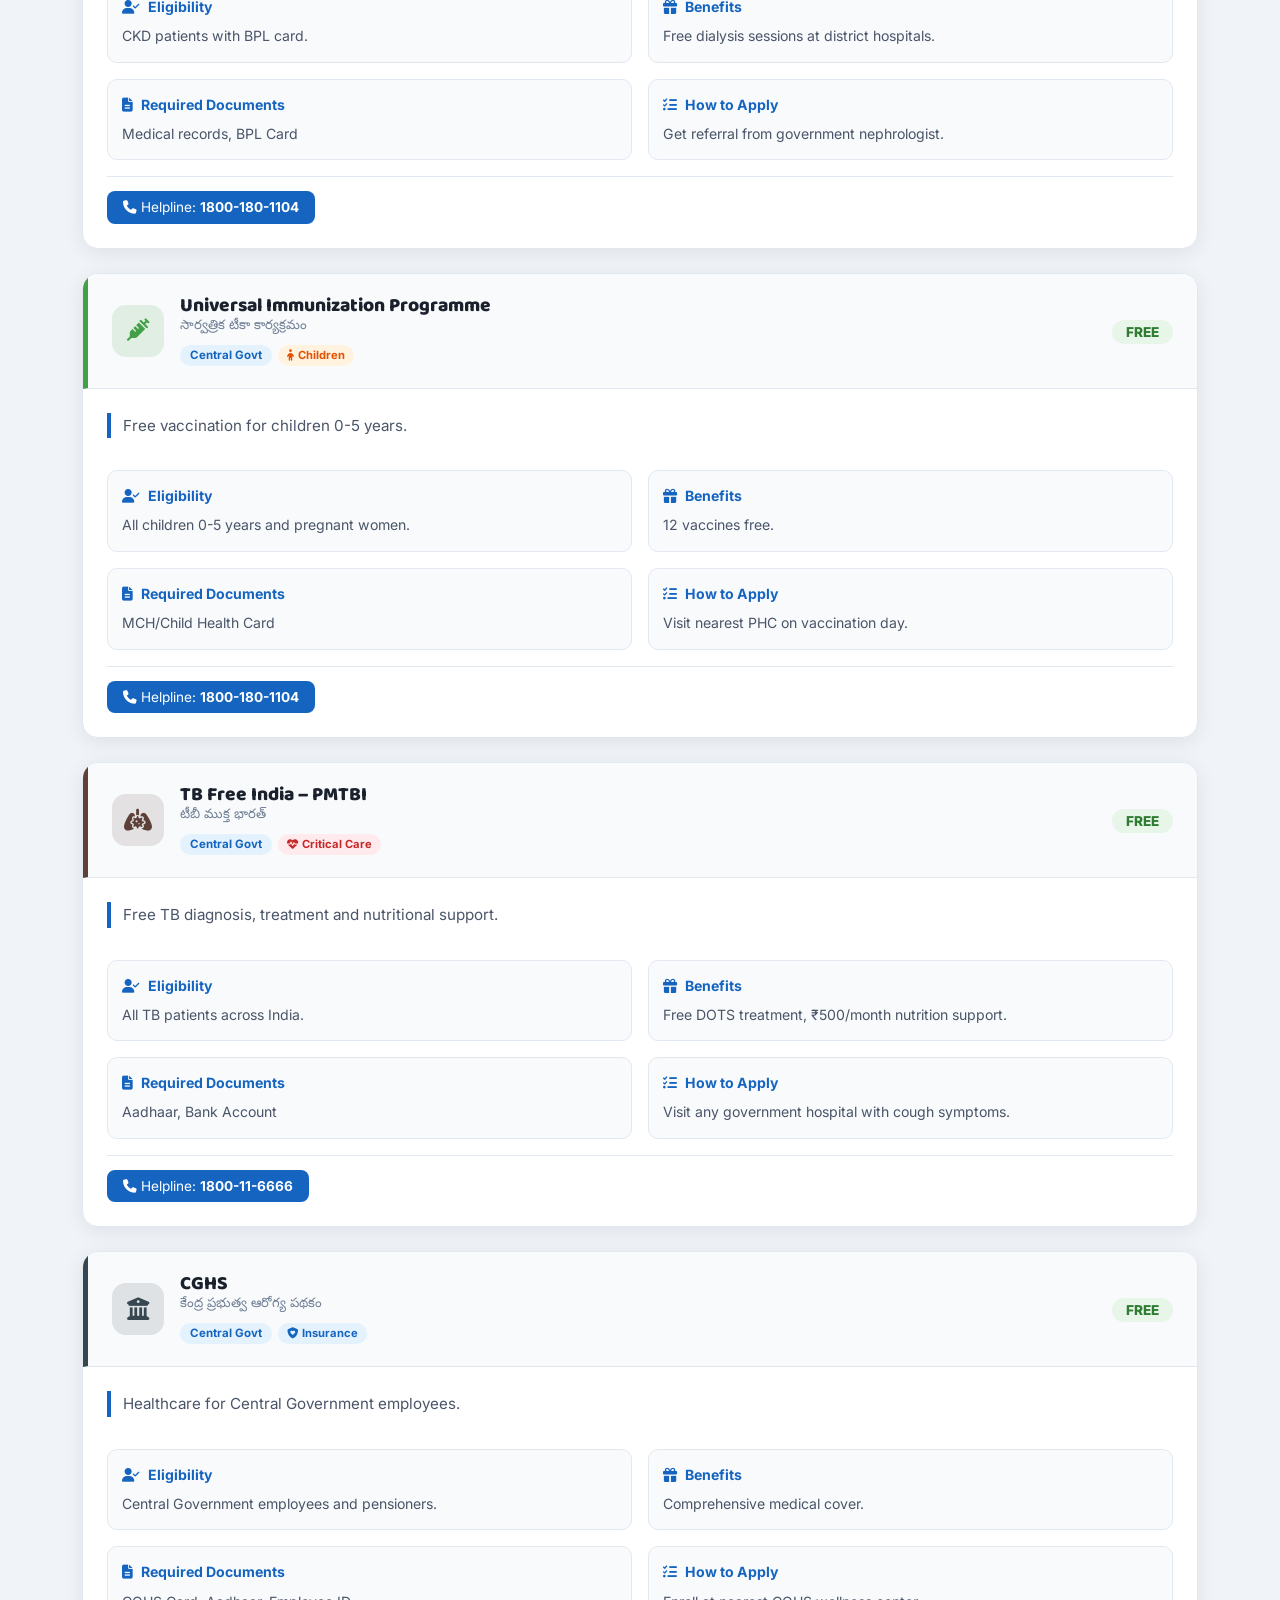
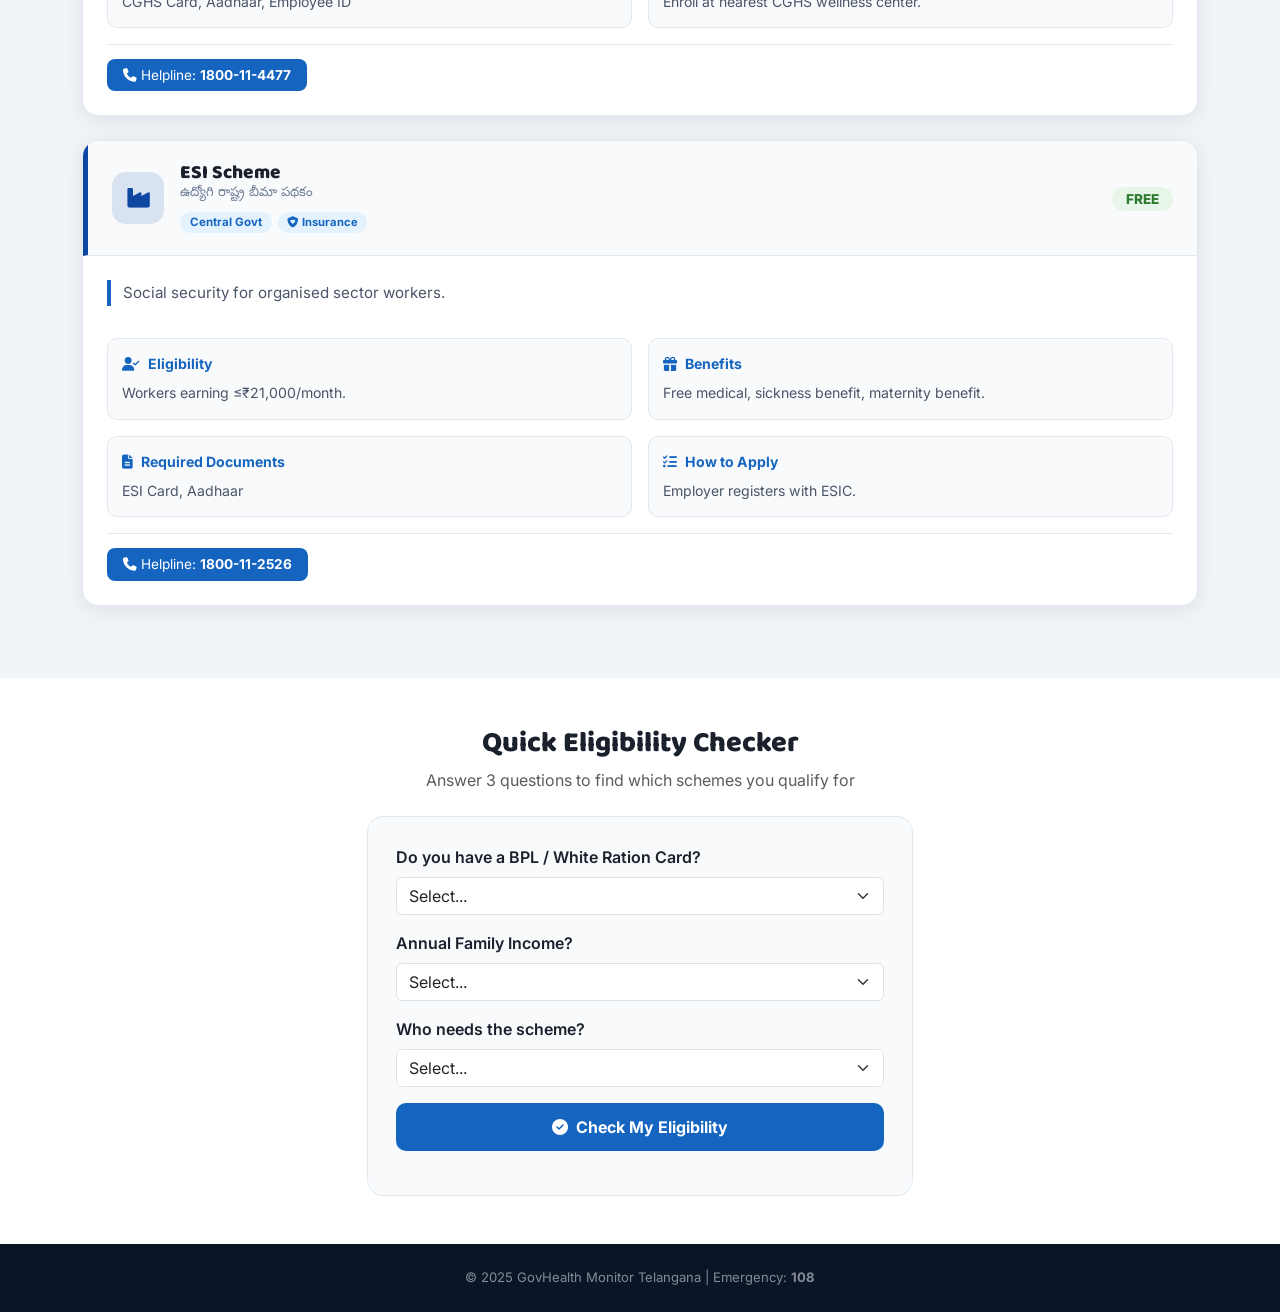
<file: rrr/schemes.html>
<!DOCTYPE html>
<html lang="en">
<head>
  <meta charset="UTF-8"/>
  <meta name="viewport" content="width=device-width, initial-scale=1.0"/>
  <title>Government Schemes – GovHealth Monitor Telangana</title>
  <link rel="preconnect" href="https://fonts.googleapis.com">
  <link href="https://fonts.googleapis.com/css2?family=Baloo+2:wght@600;700;800&family=Inter:wght@400;500;600&family=Noto+Sans+Telugu:wght@400;700&display=swap" rel="stylesheet">
  <link rel="stylesheet" href="https://cdnjs.cloudflare.com/ajax/libs/bootstrap/5.3.2/css/bootstrap.min.css"/>
  <link rel="stylesheet" href="https://cdnjs.cloudflare.com/ajax/libs/font-awesome/6.5.0/css/all.min.css"/>
  <link rel="stylesheet" href="css/style.css"/>
  <style>
    /* ── FILTER SYSTEM ─────────────────────────────────────── */
    .filter-panel { background: var(--surface); border: 1px solid var(--border); border-radius: 18px; padding: 24px; margin-bottom: 28px; box-shadow: var(--shadow); }
    .filter-row-label { font-size: 0.72rem; font-weight: 800; letter-spacing: 1.5px; text-transform: uppercase; color: var(--text-muted); margin-bottom: 10px; }

    /* Row 1 — Source (Telangana / Central) */
    .source-tabs { display: flex; gap: 8px; flex-wrap: wrap; }
    .source-btn {
      display: flex; align-items: center; gap: 8px;
      padding: 10px 18px; border-radius: 100px; border: 2px solid var(--border);
      background: var(--surface2); color: var(--text); font-weight: 700; font-size: 0.88rem;
      cursor: pointer; transition: all 0.2s;
    }
    .source-btn:hover { border-color: var(--primary); color: var(--primary); }
    .source-btn.active { background: var(--primary); border-color: var(--primary); color: #fff; }
    .source-btn.tg-btn.active { background: #C62828; border-color: #C62828; }
    .source-btn.cg-btn.active { background: #1565C0; border-color: #1565C0; }
    .source-btn .s-count { background: rgba(255,255,255,0.25); font-size: 0.72rem; padding: 1px 7px; border-radius: 100px; }
    body:not(.dark-mode) .source-btn:not(.active) .s-count { background: rgba(0,0,0,0.08); }

    /* Row 2 — Topic (category chips) */
    .topic-chips { display: flex; gap: 8px; flex-wrap: wrap; }
    .topic-chip {
      display: flex; align-items: center; gap: 7px;
      padding: 8px 16px; border-radius: 100px;
      border: 2px solid var(--border); background: var(--surface2);
      color: var(--text); font-weight: 600; font-size: 0.82rem;
      cursor: pointer; transition: all 0.2s;
    }
    .topic-chip .chip-dot { width: 8px; height: 8px; border-radius: 50%; flex-shrink: 0; }
    .topic-chip:hover { transform: translateY(-1px); box-shadow: var(--shadow); }
    .topic-chip.active { color: #fff; border-color: transparent; }
    .topic-chip .tc-count { font-size: 0.72rem; opacity: 0.8; }

    /* Active state colors per topic */
    .topic-chip[data-topic="insurance"].active  { background: #1565C0; }
    .topic-chip[data-topic="women"].active       { background: #AD1457; }
    .topic-chip[data-topic="children"].active    { background: #E65100; }
    .topic-chip[data-topic="rural"].active       { background: #2E7D32; }
    .topic-chip[data-topic="medicines"].active   { background: #00695C; }
    .topic-chip[data-topic="serious"].active     { background: #C62828; }

    /* Dot colors */
    .dot-insurance { background: #1565C0; }
    .dot-women     { background: #AD1457; }
    .dot-children  { background: #E65100; }
    .dot-rural     { background: #2E7D32; }
    .dot-medicines { background: #00695C; }
    .dot-serious   { background: #C62828; }

    /* Active filter summary bar */
    .filter-summary {
      display: flex; align-items: center; gap: 10px; flex-wrap: wrap;
      padding: 10px 16px; background: var(--surface2); border: 1px solid var(--border);
      border-radius: 10px; font-size: 0.85rem; margin-bottom: 20px;
    }
    .filter-summary .fs-label { color: var(--text-muted); font-weight: 600; }
    .filter-tag {
      display: flex; align-items: center; gap: 5px;
      background: var(--primary); color: #fff;
      padding: 3px 12px; border-radius: 100px; font-size: 0.78rem; font-weight: 700;
    }
    .filter-tag.ft-tg { background: #C62828; }
    .filter-tag.ft-cg { background: #1565C0; }
    .filter-tag button { background: none; border: none; color: #fff; padding: 0 0 0 4px; font-size: 0.75rem; cursor: pointer; opacity: 0.8; }
    .filter-tag button:hover { opacity: 1; }
    .result-count { margin-left: auto; font-weight: 700; color: var(--primary); font-size: 0.88rem; }

    /* Scheme section headers */
    .scheme-section-header {
      display: flex; align-items: center; gap: 12px;
      padding: 14px 20px; border-radius: 12px; margin-bottom: 16px; margin-top: 8px;
      font-family: 'Baloo 2', sans-serif; font-weight: 800; font-size: 1.05rem; color: #fff;
    }
    .ssh-tg { background: linear-gradient(135deg, #B71C1C, #C62828); }
    .ssh-cg { background: linear-gradient(135deg, #0D47A1, #1565C0); }

    /* Topic tags on each scheme card */
    .topic-tag {
      display: inline-flex; align-items: center; gap: 4px;
      font-size: 0.7rem; font-weight: 700; padding: 2px 9px; border-radius: 100px; margin: 2px;
    }
    .tt-insurance { background: #E3F2FD; color: #1565C0; }
    .tt-women     { background: #FCE4EC; color: #AD1457; }
    .tt-children  { background: #FFF3E0; color: #E65100; }
    .tt-rural     { background: #E8F5E9; color: #2E7D32; }
    .tt-medicines { background: #E0F2F1; color: #00695C; }
    .tt-serious   { background: #FFEBEE; color: #C62828; }

    /* No results */
    .no-schemes { text-align: center; padding: 60px 20px; }
    .no-schemes i { font-size: 3rem; color: var(--text-muted); margin-bottom: 16px; display: block; }
    .clear-filters-btn { margin-top: 12px; display: inline-block; }

    /* Search bar */
    .scheme-search-wrap { position: relative; margin-bottom: 0; }
    .scheme-search-wrap i { position: absolute; left: 14px; top: 50%; transform: translateY(-50%); color: var(--text-muted); }
    .scheme-search-wrap input { padding-left: 40px; border-radius: 10px; border: 1.5px solid var(--border); background: var(--surface2); color: var(--text); }
    .scheme-search-wrap input:focus { border-color: var(--primary); background: var(--surface); box-shadow: 0 0 0 3px rgba(21,101,192,0.1); }
  </style>
</head>
<body>

<!-- NAVBAR -->
<nav class="navbar navbar-expand-lg sticky-top" id="mainNav">
  <div class="container-fluid px-3 px-md-4">
    <a class="navbar-brand d-flex align-items-center gap-2" href="index.html">
      <div class="brand-icon"><i class="fa-solid fa-hospital-user"></i></div>
      <div>
        <div class="brand-title">GovHealth Monitor</div>
        <div class="brand-sub d-none d-md-block">తెలంగాణ ఆరోగ్య పర్యవేక్షణ</div>
      </div>
    </a>
    <button class="navbar-toggler" type="button" data-bs-toggle="collapse" data-bs-target="#navMenu">
      <span class="navbar-toggler-icon"></span>
    </button>
    <div class="collapse navbar-collapse" id="navMenu">
      <ul class="navbar-nav ms-auto align-items-lg-center gap-1">
        <li class="nav-item"><a class="nav-link" href="index.html"><i class="fa-solid fa-house me-1"></i>Home</a></li>
        <li class="nav-item"><a class="nav-link" href="dashboard.html"><i class="fa-solid fa-hospital me-1"></i>Hospitals</a></li>
        <li class="nav-item"><a class="nav-link" href="emergency.html"><i class="fa-solid fa-bell-ring me-1"></i>Emergency</a></li>
        <li class="nav-item"><a class="nav-link active" href="schemes.html"><i class="fa-solid fa-hand-holding-heart me-1"></i>Schemes</a></li>
        <li class="nav-item"><a class="nav-link" href="elderly-care.html"><i class="fa-solid fa-person-cane me-1"></i>Elderly Care</a></li>
        <li class="nav-item"><a class="nav-link" href="about.html"><i class="fa-solid fa-circle-info me-1"></i>About</a></li>
        <li class="nav-item"><a class="nav-link" href="contact.html"><i class="fa-solid fa-envelope me-1"></i>Contact</a></li>
        <li class="nav-item ms-lg-2">
          <a class="nav-link btn-admin-nav" href="login.html"><i class="fa-solid fa-lock me-1"></i>Login</a>
        </li>
        <li class="nav-item ms-lg-1">
          <button class="btn btn-sm btn-outline-light" id="darkModeToggle" onclick="toggleDark()">
            <i class="fa-solid fa-moon"></i>
          </button>
        </li>
        <li class="nav-item ms-lg-1">
          <button class="btn btn-sm btn-lang" id="langToggle" onclick="toggleLang()">తెలుగు</button>
        </li>
      </ul>
    </div>
  </div>
</nav>

<!-- PAGE HEADER -->
<div class="page-header">
  <div class="container">
    <h1 class="page-title"><i class="fa-solid fa-hand-holding-heart me-2"></i>Government Healthcare Schemes</h1>
    <p class="page-sub">Free healthcare benefits for BPL families, poor and elderly citizens of Telangana — 25 schemes across 8 categories</p>
  </div>
</div>

<!-- MAIN CONTENT -->
<div class="container mt-4 pb-5">

  <!-- NOTICE -->
  <div class="alert scheme-notice-alert mb-4">
    <i class="fa-solid fa-circle-info me-2"></i>
    <strong>Important:</strong> All these schemes are <strong>completely FREE</strong>. Do not pay anyone claiming fees to enroll. Visit the nearest government hospital or MeeSeva center directly with your Aadhaar card.
  </div>

  <!-- ── FILTER PANEL ──────────────────────────────────────── -->
  <div class="filter-panel">

    <!-- ROW 1: Search -->
    <div class="row g-3 mb-4">
      <div class="col-md-6">
        <div class="filter-row-label mb-2"><i class="fa-solid fa-magnifying-glass me-1"></i>Search Schemes</div>
        <div class="scheme-search-wrap">
          <i class="fa-solid fa-magnifying-glass"></i>
          <input type="text" class="form-control" id="schemeSearch" placeholder="Search scheme name or keyword...">
        </div>
      </div>
      <div class="col-md-6 d-flex align-items-end">
        <button class="btn btn-outline-secondary w-100" onclick="clearAllFilters()">
          <i class="fa-solid fa-rotate-left me-2"></i>Clear All Filters
        </button>
      </div>
    </div>

    <!-- ROW 2: Source Filter -->
    <div class="mb-4">
      <div class="filter-row-label"><i class="fa-solid fa-filter me-1"></i>Filter by Source</div>
      <div class="source-tabs">
        <button class="source-btn active" data-source="all" onclick="setSource('all', this)">
          <i class="fa-solid fa-list"></i> All Schemes
          <span class="s-count" id="cnt-all">0</span>
        </button>
        <button class="source-btn tg-btn" data-source="telangana" onclick="setSource('telangana', this)">
          <i class="fa-solid fa-map-location-dot"></i> Telangana State
          <span class="s-count" id="cnt-tg">0</span>
        </button>
        <button class="source-btn cg-btn" data-source="central" onclick="setSource('central', this)">
          <i class="fa-solid fa-building-columns"></i> Central Government
          <span class="s-count" id="cnt-cg">0</span>
        </button>
      </div>
    </div>

    <!-- ROW 3: Topic Filter -->
    <div>
      <div class="filter-row-label"><i class="fa-solid fa-tags me-1"></i>Filter by Category (click to toggle)</div>
      <div class="topic-chips" id="topicChips"></div>
    </div>
  </div>

  <!-- ACTIVE FILTER SUMMARY BAR -->
  <div class="filter-summary" id="filterSummary">
    <span class="fs-label">Showing:</span>
    <span id="activeTags"></span>
    <span class="result-count" id="resultCount"></span>
  </div>

  <!-- SCHEME LIST -->
  <div id="schemesList"></div>

</div>

<!-- ELIGIBILITY CHECKER -->
<section class="py-5 eligibility-section">
  <div class="container">
    <h3 class="section-title text-center mb-2">Quick Eligibility Checker</h3>
    <p class="text-center text-muted mb-4">Answer 3 questions to find which schemes you qualify for</p>
    <div class="row justify-content-center">
      <div class="col-md-6">
        <div class="elig-card">
          <div class="mb-3">
            <label class="form-label fw-600">Do you have a BPL / White Ration Card?</label>
            <select class="form-select" id="eligBPL">
              <option value="">Select...</option>
              <option value="yes">Yes</option>
              <option value="no">No</option>
            </select>
          </div>
          <div class="mb-3">
            <label class="form-label fw-600">Annual Family Income?</label>
            <select class="form-select" id="eligIncome">
              <option value="">Select...</option>
              <option value="below75k">Below ₹75,000</option>
              <option value="75k-5l">₹75,000 – ₹5 Lakhs</option>
              <option value="above5l">Above ₹5 Lakhs</option>
            </select>
          </div>
          <div class="mb-3">
            <label class="form-label fw-600">Who needs the scheme?</label>
            <select class="form-select" id="eligFor">
              <option value="">Select...</option>
              <option value="general">General / Any family member</option>
              <option value="women">Pregnant woman / New mother</option>
              <option value="child">Child (0–18 years)</option>
              <option value="elderly">Elderly (60+ years)</option>
              <option value="worker">Organised sector worker</option>
              <option value="kidney">Kidney disease patient</option>
              <option value="cancer">Cancer patient</option>
            </select>
          </div>
          <button class="btn btn-check-elig w-100" onclick="checkEligibility()">
            <i class="fa-solid fa-check-circle me-2"></i>Check My Eligibility
          </button>
          <div id="eligResult" class="mt-3"></div>
        </div>
      </div>
    </div>
  </div>
</section>

<!-- SOS FAB -->
<a href="emergency.html" class="sos-float-btn"><i class="fa-solid fa-bell"></i><span>SOS</span></a>

<!-- FOOTER -->
<footer class="site-footer py-4">
  <div class="container text-center footer-copy">
    © 2025 GovHealth Monitor Telangana | Emergency: <strong>108</strong>
  </div>
</footer>

<!-- SCRIPTS -->
<script src="https://cdnjs.cloudflare.com/ajax/libs/bootstrap/5.3.2/js/bootstrap.bundle.min.js"></script>
<script src="js/data.js"></script>
<script src="js/main.js"></script>
<script>
// ── STATE ────────────────────────────────────────────────────
let activeSource = 'all';   // 'all' | 'telangana' | 'central'
let activeTopic  = null;    // null | topic key string
let searchQuery  = '';

// ── TOPIC COLORS (for chip dot) ──────────────────────────────
const TOPIC_COLORS = {
  insurance: '#1565C0', women: '#AD1457', children: '#E65100',
  rural: '#2E7D32', medicines: '#00695C', serious: '#C62828'
};
const TOPIC_ICONS = {
  insurance: 'fa-shield-heart', women: 'fa-venus', children: 'fa-child',
  rural: 'fa-tree', medicines: 'fa-pills', serious: 'fa-heart-pulse'
};
const TOPIC_LABELS = {
  insurance: 'Health Insurance & Financial Support',
  women:     'Women & Pregnancy Health',
  children:  'Children Health',
  rural:     'Rural & Primary Healthcare',
  medicines: 'Low-Cost Medicines & Diagnostics',
  serious:   'Serious Disease Treatment'
};

// ── BUILD TOPIC CHIPS ────────────────────────────────────────
function buildTopicChips() {
  const container = document.getElementById('topicChips');
  container.innerHTML = Object.keys(TOPIC_META).map(key => {
    const count = SCHEMES.filter(s => s.topics && s.topics.includes(key)).length;
    return `
    <button class="topic-chip" data-topic="${key}"
      style="--tc:${TOPIC_COLORS[key]}"
      onclick="setTopic('${key}', this)">
      <span class="chip-dot dot-${key}"></span>
      <i class="fa-solid ${TOPIC_ICONS[key]}"></i>
      ${TOPIC_LABELS[key]}
      <span class="tc-count">(${count})</span>
    </button>`;
  }).join('');
}

// ── UPDATE COUNTS on source buttons ─────────────────────────
function updateCounts() {
  document.getElementById('cnt-all').textContent = SCHEMES.length;
  document.getElementById('cnt-tg').textContent  = SCHEMES.filter(s=>s.category==='telangana').length;
  document.getElementById('cnt-cg').textContent  = SCHEMES.filter(s=>s.category==='central').length;
}

// ── FILTER SETTERS ───────────────────────────────────────────
function setSource(src, btn) {
  activeSource = src;
  document.querySelectorAll('.source-btn').forEach(b => b.classList.remove('active'));
  btn.classList.add('active');
  render();
}

function setTopic(topic, btn) {
  if (activeTopic === topic) {
    // toggle off
    activeTopic = null;
    btn.classList.remove('active');
  } else {
    activeTopic = topic;
    document.querySelectorAll('.topic-chip').forEach(b => b.classList.remove('active'));
    btn.classList.add('active');
  }
  render();
}

function clearAllFilters() {
  activeSource = 'all';
  activeTopic  = null;
  searchQuery  = '';
  document.getElementById('schemeSearch').value = '';
  document.querySelectorAll('.source-btn').forEach(b => b.classList.remove('active'));
  document.querySelector('[data-source="all"]').classList.add('active');
  document.querySelectorAll('.topic-chip').forEach(b => b.classList.remove('active'));
  render();
}

// ── FILTER LOGIC ─────────────────────────────────────────────
function getFiltered() {
  let list = SCHEMES;
  if (activeSource !== 'all') list = list.filter(s => s.category === activeSource);
  if (activeTopic)            list = list.filter(s => s.topics && s.topics.includes(activeTopic));
  if (searchQuery)            list = list.filter(s =>
    s.name.toLowerCase().includes(searchQuery) ||
    s.nameTE.includes(searchQuery) ||
    s.description.toLowerCase().includes(searchQuery) ||
    s.benefits.toLowerCase().includes(searchQuery)
  );
  return list;
}

// ── ACTIVE FILTER SUMMARY ────────────────────────────────────
function updateFilterSummary(results) {
  const tagsEl = document.getElementById('activeTags');
  const countEl = document.getElementById('resultCount');
  let tags = '';

  if (activeSource === 'all') {
    tags += '<span class="filter-tag">All Schemes</span>';
  } else if (activeSource === 'telangana') {
    tags += '<span class="filter-tag ft-tg"><i class="fa-solid fa-map-location-dot me-1"></i>Telangana State <button onclick="clearSource()">✕</button></span>';
  } else {
    tags += '<span class="filter-tag ft-cg"><i class="fa-solid fa-building-columns me-1"></i>Central Govt <button onclick="clearSource()">✕</button></span>';
  }
  if (activeTopic) {
    tags += `<span class="filter-tag" style="background:${TOPIC_COLORS[activeTopic]}">
      <i class="fa-solid ${TOPIC_ICONS[activeTopic]} me-1"></i>${TOPIC_LABELS[activeTopic]}
      <button onclick="clearTopic()">✕</button>
    </span>`;
  }
  if (searchQuery) {
    tags += `<span class="filter-tag" style="background:#607D8B">
      <i class="fa-solid fa-magnifying-glass me-1"></i>"${searchQuery}"
      <button onclick="clearSearch()">✕</button>
    </span>`;
  }
  tagsEl.innerHTML = tags;
  countEl.textContent = `${results.length} scheme${results.length !== 1 ? 's' : ''} found`;
}

function clearSource() { setSource('all', document.querySelector('[data-source="all"]')); }
function clearTopic()  { activeTopic = null; document.querySelectorAll('.topic-chip').forEach(b=>b.classList.remove('active')); render(); }
function clearSearch() { searchQuery=''; document.getElementById('schemeSearch').value=''; render(); }

// ── SCHEME CARD ──────────────────────────────────────────────
function topicTag(t) {
  const icons = { insurance:'fa-shield-heart', women:'fa-venus', children:'fa-child', rural:'fa-tree', medicines:'fa-pills', serious:'fa-heart-pulse' };
  const labels = { insurance:'Insurance', women:'Women', children:'Children', rural:'Rural', medicines:'Medicines', serious:'Critical Care' };
  return `<span class="topic-tag tt-${t}"><i class="fa-solid ${icons[t]}"></i> ${labels[t]}</span>`;
}

function renderSchemeCard(s) {
  const srcBadgeClass = s.category === 'telangana' ? 'badge-tg' : 'badge-cg';
  const srcLabel = s.category === 'telangana' ? 'Telangana' : 'Central Govt';
  const topicTags = (s.topics || []).map(topicTag).join('');
  return `
  <div class="scheme-card mb-4 animate-fadein">
    <div class="sc-header" style="border-left: 5px solid ${s.color}">
      <div class="sc-icon" style="background:${s.color}22; color:${s.color}">
        <i class="fa-solid ${s.icon}"></i>
      </div>
      <div class="flex-grow-1">
        <h4 class="sc-name">${s.name}</h4>
        <div class="sc-name-te">${s.nameTE}</div>
        <div class="mt-1">
          <span class="sc-cat-badge ${srcBadgeClass}">${srcLabel}</span>
          ${topicTags}
        </div>
      </div>
      <div class="ms-auto flex-shrink-0">
        <span class="sc-badge">FREE</span>
      </div>
    </div>
    <div class="sc-body">
      <p class="sc-desc">${s.description}</p>
      <div class="row g-3 mt-1">
        <div class="col-md-6">
          <div class="sc-section">
            <div class="sc-section-head"><i class="fa-solid fa-user-check me-2"></i>Eligibility</div>
            <p>${s.eligibility}</p>
          </div>
        </div>
        <div class="col-md-6">
          <div class="sc-section">
            <div class="sc-section-head"><i class="fa-solid fa-gift me-2"></i>Benefits</div>
            <p>${s.benefits}</p>
          </div>
        </div>
        <div class="col-md-6">
          <div class="sc-section">
            <div class="sc-section-head"><i class="fa-solid fa-file-lines me-2"></i>Required Documents</div>
            <p>${s.documents}</p>
          </div>
        </div>
        <div class="col-md-6">
          <div class="sc-section">
            <div class="sc-section-head"><i class="fa-solid fa-list-check me-2"></i>How to Apply</div>
            <p>${s.howToApply}</p>
          </div>
        </div>
      </div>
      <div class="sc-footer mt-3">
        <span class="sc-helpline"><i class="fa-solid fa-phone me-1"></i>Helpline: <strong>${s.helpline}</strong></span>
      </div>
    </div>
  </div>`;
}

// ── MAIN RENDER ──────────────────────────────────────────────
function render() {
  const results = getFiltered();
  updateFilterSummary(results);
  const container = document.getElementById('schemesList');

  if (!results.length) {
    container.innerHTML = `
    <div class="no-schemes">
      <i class="fa-solid fa-filter-circle-xmark"></i>
      <h5 class="text-muted">No schemes match your selected filters</h5>
      <p class="text-muted">Try changing the source, category filter, or search term.</p>
      <button class="btn btn-primary clear-filters-btn" onclick="clearAllFilters()">
        <i class="fa-solid fa-rotate-left me-2"></i>Clear All Filters
      </button>
    </div>`;
    return;
  }

  // Group by source for "all" view; flat list for filtered view
  const isFiltered = activeSource !== 'all' || activeTopic || searchQuery;
  if (!isFiltered) {
    // Show grouped: Telangana first, then Central
    const tg = results.filter(s => s.category === 'telangana');
    const cg = results.filter(s => s.category === 'central');
    let html = '';
    if (tg.length) {
      html += `<div class="scheme-section-header ssh-tg">
        <i class="fa-solid fa-map-location-dot"></i>
        Telangana State Schemes
        <span style="margin-left:auto;font-size:0.85rem;opacity:0.85">${tg.length} schemes</span>
      </div>`;
      html += tg.map(renderSchemeCard).join('');
    }
    if (cg.length) {
      html += `<div class="scheme-section-header ssh-cg mt-4">
        <i class="fa-solid fa-building-columns"></i>
        Central Government Schemes
        <span style="margin-left:auto;font-size:0.85rem;opacity:0.85">${cg.length} schemes</span>
      </div>`;
      html += cg.map(renderSchemeCard).join('');
    }
    container.innerHTML = html;
  } else {
    // Flat filtered list — optionally show mini section headers if both categories present
    const tg = results.filter(s => s.category === 'telangana');
    const cg = results.filter(s => s.category === 'central');
    let html = '';
    if (tg.length && cg.length) {
      // Both — show headers
      html += `<div class="scheme-section-header ssh-tg">
        <i class="fa-solid fa-map-location-dot"></i> Telangana State Schemes
        <span style="margin-left:auto;font-size:0.85rem;opacity:0.85">${tg.length} schemes</span>
      </div>`;
      html += tg.map(renderSchemeCard).join('');
      html += `<div class="scheme-section-header ssh-cg mt-4">
        <i class="fa-solid fa-building-columns"></i> Central Government Schemes
        <span style="margin-left:auto;font-size:0.85rem;opacity:0.85">${cg.length} schemes</span>
      </div>`;
      html += cg.map(renderSchemeCard).join('');
    } else {
      html = results.map(renderSchemeCard).join('');
    }
    container.innerHTML = html;
  }
}

// ── ELIGIBILITY CHECKER ──────────────────────────────────────
function checkEligibility() {
  const bpl    = document.getElementById('eligBPL').value;
  const income = document.getElementById('eligIncome').value;
  const forW   = document.getElementById('eligFor').value;
  const res    = document.getElementById('eligResult');

  if (!bpl || !income || !forW) {
    res.innerHTML = '<div class="alert alert-warning"><i class="fa-solid fa-triangle-exclamation me-2"></i>Please answer all 3 questions.</div>';
    return;
  }

  const eligible = [];
  const isLowIncome = bpl === 'yes' || income === 'below75k' || income === '75k-5l';

  // Always available
  eligible.push({ name:'Ayushman Bharat PM-JAY', desc:'₹5 lakh health cover', cat:'central', topic:'insurance' });
  eligible.push({ name:'PM Jan Aushadhi Scheme', desc:'50-90% cheaper generic medicines', cat:'central', topic:'medicines' });
  eligible.push({ name:'Universal Immunization Programme', desc:'Free 12 vaccines', cat:'central', topic:'children' });

  if (isLowIncome) {
    eligible.push({ name:'Rajiv Aarogyasri', desc:'Free treatment ₹5 lakhs — Telangana BPL', cat:'telangana', topic:'insurance' });
    eligible.push({ name:'Telangana Diagnostics', desc:'70+ free tests — Telangana', cat:'telangana', topic:'medicines' });
    eligible.push({ name:'Basti / Palle Dawakhana', desc:'Free OPD & medicines', cat:'telangana', topic:'rural' });
    eligible.push({ name:'National Health Mission', desc:'Free primary healthcare', cat:'central', topic:'rural' });
  }

  if (forW === 'women' || forW === 'general') {
    eligible.push({ name:'Arogya Lakshmi', desc:'Free nutritious meals during pregnancy', cat:'telangana', topic:'women' });
    eligible.push({ name:'KCR Kit Scheme', desc:'Free ₹12,000 kit + ₹1,000 cash', cat:'telangana', topic:'women' });
    eligible.push({ name:'Janani Suraksha Yojana', desc:'₹1,400 cash after delivery', cat:'central', topic:'women' });
    eligible.push({ name:'PM Matru Vandana Yojana', desc:'₹5,000 maternity benefit', cat:'central', topic:'women' });
    eligible.push({ name:'Arogya Mahila', desc:'Free cancer screening & gynaecology', cat:'telangana', topic:'women' });
  }

  if (forW === 'child' || forW === 'general') {
    eligible.push({ name:'RBSK Child Health Scheme', desc:'Free screening & treatment for children', cat:'telangana', topic:'children' });
  }

  if (forW === 'elderly' && isLowIncome) {
    eligible.push({ name:'Cheyutha Scheme', desc:'₹10,000/year for women 57+ (SC/ST/BC)', cat:'telangana', topic:'insurance' });
  }

  if (forW === 'kidney') {
    eligible.push({ name:'Telangana Dialysis Scheme', desc:'Free dialysis sessions', cat:'telangana', topic:'serious' });
    eligible.push({ name:'National Dialysis Programme', desc:'Free dialysis at district hospitals', cat:'central', topic:'serious' });
  }

  if (forW === 'cancer' && isLowIncome) {
    eligible.push({ name:'Aarogyasri Cancer Treatment', desc:'Free chemo, radiation, surgery', cat:'telangana', topic:'serious' });
    eligible.push({ name:'NCDCS Programme', desc:'Free cancer screening & medicines', cat:'central', topic:'serious' });
  }

  if (forW === 'worker') {
    eligible.push({ name:'ESI Scheme', desc:'Free medical for workers earning ≤₹21,000/month', cat:'central', topic:'insurance' });
    eligible.push({ name:'Telangana ESHI Scheme', desc:'For Telangana state govt employees', cat:'telangana', topic:'insurance' });
    eligible.push({ name:'CGHS', desc:'For Central Govt employees', cat:'central', topic:'insurance' });
  }

  // Deduplicate
  const seen = new Set();
  const unique = eligible.filter(e => { if(seen.has(e.name)) return false; seen.add(e.name); return true; });

  const topicColors = { insurance:'#1565C0', women:'#AD1457', children:'#E65100', rural:'#2E7D32', medicines:'#00695C', serious:'#C62828' };

  res.innerHTML = `
  <div class="alert alert-success">
    <strong><i class="fa-solid fa-check-circle me-2"></i>You may be eligible for ${unique.length} schemes:</strong>
    <div class="mt-3" style="display:flex;flex-direction:column;gap:8px">
      ${unique.map(e=>`
      <div style="display:flex;align-items:center;gap:10px;padding:8px 12px;background:rgba(255,255,255,0.6);border-radius:8px">
        <span style="width:10px;height:10px;border-radius:50%;background:${topicColors[e.topic]||'#1565C0'};flex-shrink:0"></span>
        <div>
          <div style="font-weight:700;font-size:0.9rem">${e.name}</div>
          <div style="font-size:0.78rem;color:#666">${e.desc} &nbsp;·&nbsp; ${e.cat==='telangana'?'🏛 Telangana':'🇮🇳 Central Govt'}</div>
        </div>
      </div>`).join('')}
    </div>
    <p class="mt-3 mb-0"><i class="fa-solid fa-info-circle me-1"></i>Visit nearest government hospital or MeeSeva center with your <strong>Aadhaar + Ration Card</strong> to enroll.</p>
  </div>`;
}

// ── INIT ─────────────────────────────────────────────────────
document.addEventListener('DOMContentLoaded', () => {
  buildTopicChips();
  updateCounts();
  render();

  document.getElementById('schemeSearch').addEventListener('input', function() {
    searchQuery = this.value.trim().toLowerCase();
    render();
  });
});
</script>
</body>
</html>
</file>
<file: rrr/css/style.css>
/* ============================================================
   GOVHEALTH MONITOR — MAIN STYLESHEET
   ============================================================ */

/* ---------- CSS VARIABLES ---------- */
:root {
    --primary: #1565C0;
    --primary-dark: #0D47A1;
    --primary-light: #1976D2;
    --accent: #FF6F00;
    --accent-light: #FFB300;
    --danger: #C62828;
    --danger-light: #E53935;
    --success: #2E7D32;
    --success-light: #43A047;
    --info: #0277BD;
    --teal: #00695C;
    --bg: #F0F4F8;
    --surface: #FFFFFF;
    --surface2: #F8FAFC;
    --border: #E2E8F0;
    --text: #1A202C;
    --text-secondary: #4A5568;
    --text-muted: #718096;
    --nav-bg: #0D47A1;
    --nav-height: 64px;
    --radius: 12px;
    --radius-sm: 8px;
    --shadow: 0 4px 20px rgba(0,0,0,0.08);
    --shadow-md: 0 8px 32px rgba(0,0,0,0.12);
    --shadow-lg: 0 16px 48px rgba(0,0,0,0.16);
  }
  
  /* ---------- DARK MODE ---------- */
  body.dark-mode {
    --bg: #0F172A;
    --surface: #1E293B;
    --surface2: #162032;
    --border: #334155;
    --text: #F1F5F9;
    --text-secondary: #CBD5E0;
    --text-muted: #94A3B8;
    --nav-bg: #0A1628;
    --shadow: 0 4px 20px rgba(0,0,0,0.4);
    --shadow-md: 0 8px 32px rgba(0,0,0,0.5);
  }
  
  /* ---------- BASE ---------- */
  *, *::before, *::after { box-sizing: border-box; }
  
  body {
    font-family: 'Inter', -apple-system, BlinkMacSystemFont, 'Segoe UI', Roboto, Arial, sans-serif;
    background: var(--bg);
    color: var(--text);
    transition: background 0.3s, color 0.3s;
    margin: 0;
    overflow-x: hidden;
  }
  
  h1,h2,h3,h4,h5,h6 {
    font-family: 'Baloo 2', 'Segoe UI', Georgia, Arial, sans-serif;
    font-weight: 700;
  }
  
  a { text-decoration: none; }
  
  /* ---------- NAVBAR ---------- */
  #mainNav {
    background: var(--nav-bg);
    height: var(--nav-height);
    box-shadow: 0 2px 16px rgba(0,0,0,0.3);
    transition: all 0.3s;
  }
  #mainNav.scrolled { box-shadow: 0 4px 24px rgba(0,0,0,0.4); }
  
  .brand-icon {
    width: 38px; height: 38px;
    background: rgba(255,255,255,0.2);
    border-radius: 10px;
    display: flex; align-items: center; justify-content: center;
    font-size: 1.1rem; color: #fff;
  }
  .brand-title { font-family: 'Baloo 2', 'Segoe UI', Georgia, Arial, sans-serif; font-weight: 800; font-size: 1rem; color: #fff; line-height: 1.2; }
  .brand-sub { font-size: 0.65rem; color: rgba(255,255,255,0.7); font-family: 'Noto Sans Telugu', Arial, sans-serif; }
  
  .navbar-toggler { border-color: rgba(255,255,255,0.4); }
  .navbar-toggler-icon { filter: invert(1); }
  
  .nav-link { color: rgba(255,255,255,0.85) !important; font-size: 0.88rem; font-weight: 500; padding: 6px 10px !important; border-radius: 8px; transition: all 0.2s; }
  .nav-link:hover, .nav-link.active { color: #fff !important; background: rgba(255,255,255,0.15); }
  
  .btn-admin-nav { background: rgba(255,111,0,0.25); border-radius: 8px; color: #FFB300 !important; }
  .btn-admin-nav:hover { background: rgba(255,111,0,0.4) !important; }
  
  .btn-lang { background: rgba(255,255,255,0.15); color: #fff; border: 1px solid rgba(255,255,255,0.3); border-radius: 8px; font-size: 0.78rem; font-family: 'Noto Sans Telugu', Arial, sans-serif; }
  .btn-lang:hover { background: rgba(255,255,255,0.25); color: #fff; }
  
  /* ---------- PAGE HEADER ---------- */
  .page-header {
    background: linear-gradient(135deg, var(--primary-dark) 0%, var(--primary-light) 100%);
    padding: 48px 0 40px;
    position: relative;
    overflow: hidden;
  }
  .page-header::before {
    content: ''; position: absolute; top: -50%; right: -10%; width: 400px; height: 400px;
    background: rgba(255,255,255,0.05); border-radius: 50%;
  }
  .page-title { font-size: 2rem; color: #fff; margin-bottom: 8px; }
  .page-sub { color: rgba(255,255,255,0.8); margin: 0; font-size: 1rem; }
  
  /* ---------- HERO ---------- */
  .hero-section {
    background: linear-gradient(135deg, #0D47A1 0%, #1565C0 40%, #0277BD 100%);
    position: relative; overflow: hidden; min-height: 85vh; display: flex; align-items: center;
  }
  .hero-bg-pattern {
    position: absolute; inset: 0;
    background-image: radial-gradient(circle at 20% 80%, rgba(255,255,255,0.04) 0%, transparent 50%),
      radial-gradient(circle at 80% 20%, rgba(255,255,255,0.06) 0%, transparent 50%);
  }
  .min-vh-75 { min-height: 75vh; }
  .hero-badge {
    display: inline-flex; align-items: center; background: rgba(255,255,255,0.15);
    color: #fff; padding: 6px 16px; border-radius: 100px; font-size: 0.82rem; font-weight: 600;
    border: 1px solid rgba(255,255,255,0.25);
  }
  .hero-title { font-size: clamp(1.8rem, 4vw, 3rem); color: #fff; font-weight: 800; line-height: 1.2; }
  .hero-desc { color: rgba(255,255,255,0.85); font-size: 1.05rem; line-height: 1.7; max-width: 560px; }
  
  .btn-hero-primary {
    background: #FF6F00; color: #fff; border: none;
    padding: 14px 28px; border-radius: 12px; font-weight: 700; font-size: 1rem;
    transition: all 0.2s; box-shadow: 0 4px 20px rgba(255,111,0,0.4);
  }
  .btn-hero-primary:hover { background: #E65100; color: #fff; transform: translateY(-2px); box-shadow: 0 6px 28px rgba(255,111,0,0.5); }
  
  .btn-hero-secondary {
    background: rgba(255,255,255,0.15); color: #fff;
    border: 2px solid rgba(255,255,255,0.4);
    padding: 12px 28px; border-radius: 12px; font-weight: 600; font-size: 1rem;
    transition: all 0.2s; backdrop-filter: blur(8px);
  }
  .btn-hero-secondary:hover { background: rgba(255,255,255,0.25); color: #fff; }
  
  .hero-stats-card {
    background: rgba(255,255,255,0.12); backdrop-filter: blur(16px);
    border: 1px solid rgba(255,255,255,0.2);
    border-radius: 20px; padding: 28px;
  }
  .stat-box {
    background: rgba(255,255,255,0.12); border-radius: 14px; padding: 20px 12px; text-align: center;
    border: 1px solid rgba(255,255,255,0.15);
  }
  .stat-num { font-family: 'Baloo 2', 'Segoe UI', Georgia, Arial, sans-serif; font-size: 1.8rem; font-weight: 800; color: #fff; line-height: 1; }
  .stat-label { font-size: 0.78rem; color: rgba(255,255,255,0.75); margin-top: 4px; }
  
  .live-badge {
    display: flex; align-items: center; justify-content: center;
    color: rgba(255,255,255,0.85); font-size: 0.82rem; gap: 8px;
  }
  .live-dot {
    width: 8px; height: 8px; border-radius: 50%; background: #4CAF50;
    animation: pulse 1.5s infinite;
  }
  @keyframes pulse { 0%,100%{opacity:1;transform:scale(1)} 50%{opacity:0.6;transform:scale(1.3)} }
  
  /* SOS Floating Button */
  .sos-float-btn {
    position: fixed; bottom: 28px; right: 28px; z-index: 1000;
    width: 70px; height: 70px; border-radius: 50%;
    background: linear-gradient(135deg, #C62828, #E53935);
    color: #fff; display: flex; flex-direction: column; align-items: center; justify-content: center;
    font-size: 1.3rem; font-weight: 800;
    box-shadow: 0 4px 24px rgba(198,40,40,0.6);
    animation: sosGlow 2s ease-in-out infinite;
    border: 3px solid rgba(255,255,255,0.3);
  }
  .sos-float-btn span { font-size: 0.7rem; font-weight: 800; line-height: 1; margin-top: 2px; }
  .sos-float-btn:hover { color: #fff; transform: scale(1.1); }
  @keyframes sosGlow { 0%,100%{box-shadow:0 4px 24px rgba(198,40,40,0.6)} 50%{box-shadow:0 4px 40px rgba(198,40,40,0.9)} }
  
  /* ---------- ANIMATIONS ---------- */
  .animate-fadein {
    opacity: 0; animation: fadeInUp 0.6s forwards;
  }
  @keyframes fadeInUp { from{opacity:0;transform:translateY(24px)} to{opacity:1;transform:translateY(0)} }
  
  /* ---------- QUICK ACCESS ---------- */
  .quick-access { background: var(--surface); }
  .section-title { font-size: 1.8rem; font-weight: 800; color: var(--text); }
  .section-sub { color: var(--text-secondary); font-size: 1rem; }
  .section-head { display: flex; align-items: center; }
  
  .quick-card {
    display: flex; flex-direction: column; align-items: center;
    background: var(--surface); border: 2px solid var(--border);
    border-radius: 18px; padding: 28px 16px; text-align: center;
    color: var(--text); transition: all 0.25s; box-shadow: var(--shadow);
    cursor: pointer;
  }
  .quick-card:hover { transform: translateY(-6px); box-shadow: var(--shadow-md); border-color: var(--primary-light); color: var(--text); }
  .emergency-card:hover { border-color: var(--danger-light); }
  
  .qc-icon {
    width: 64px; height: 64px; border-radius: 16px;
    display: flex; align-items: center; justify-content: center;
    font-size: 1.8rem; color: #fff; margin-bottom: 14px;
  }
  .bg-blue { background: linear-gradient(135deg, #1565C0, #1976D2); }
  .bg-red { background: linear-gradient(135deg, #C62828, #E53935); }
  .bg-green { background: linear-gradient(135deg, #2E7D32, #43A047); }
  .bg-orange { background: linear-gradient(135deg, #E65100, #FF6F00); }
  
  .qc-label { font-family: 'Baloo 2', 'Segoe UI', Georgia, Arial, sans-serif; font-size: 1rem; font-weight: 700; margin-bottom: 4px; }
  .qc-sub { font-size: 0.78rem; color: var(--text-muted); }
  
  /* ---------- HOW IT WORKS ---------- */
  .how-it-works { background: var(--bg); }
  .step-card {
    background: var(--surface); border-radius: 18px; padding: 32px 24px;
    border: 1px solid var(--border); box-shadow: var(--shadow); position: relative;
    transition: transform 0.2s;
  }
  .step-card:hover { transform: translateY(-4px); }
  .step-num { font-size: 3rem; font-weight: 800; color: var(--primary); opacity: 0.12; position: absolute; top: 16px; right: 20px; font-family: 'Baloo 2', 'Segoe UI', Georgia, Arial, sans-serif; }
  .step-icon { font-size: 2rem; color: var(--primary); margin-bottom: 14px; }
  .step-card h5 { font-size: 1.1rem; font-weight: 700; margin-bottom: 10px; }
  .step-card p { color: var(--text-secondary); font-size: 0.92rem; margin: 0; }
  
  /* ---------- EMERGENCY BANNER ---------- */
  .emergency-banner { background: linear-gradient(135deg, #7B1FA2, #AB47BC); }
  .emer-banner-inner { border-radius: 20px; padding: 36px; }
  .emer-banner-inner h3 { color: #fff; font-size: 1.5rem; }
  .emer-banner-inner p { color: rgba(255,255,255,0.85); }
  
  .btn-sos-large {
    background: #fff; color: var(--danger); font-weight: 800; padding: 14px 28px;
    border-radius: 12px; font-size: 1rem; transition: all 0.2s;
    box-shadow: 0 4px 20px rgba(0,0,0,0.2);
  }
  .btn-sos-large:hover { background: #ffecec; color: var(--danger); transform: scale(1.04); }
  
  /* ---------- HOME HOSPITAL PREVIEW ---------- */
  .featured-hospitals { background: var(--surface); }
  .hosp-preview-card {
    background: var(--surface2); border: 1px solid var(--border);
    border-radius: 14px; padding: 18px; transition: all 0.2s;
  }
  .hosp-preview-card:hover { box-shadow: var(--shadow-md); transform: translateY(-2px); }
  .hpc-header { display: flex; justify-content: space-between; align-items: flex-start; }
  .hpc-name { font-weight: 700; font-size: 0.95rem; color: var(--text); font-family: 'Baloo 2', 'Segoe UI', Georgia, Arial, sans-serif; }
  .hpc-loc { font-size: 0.78rem; color: var(--text-muted); margin-top: 2px; }
  .hpc-status { font-size: 0.72rem; font-weight: 700; padding: 3px 10px; border-radius: 100px; }
  .status-ok { background: #E8F5E9; color: #2E7D32; }
  .status-low { background: #FFEBEE; color: #C62828; }
  
  .hpc-stats { display: flex; gap: 8px; }
  .hpc-stat { flex: 1; text-align: center; padding: 8px 4px; background: var(--surface); border-radius: 8px; border: 1px solid var(--border); }
  .hpc-stat i { font-size: 0.9rem; display: block; margin-bottom: 2px; }
  .hpc-stat span { font-weight: 700; font-size: 1rem; display: block; }
  .hpc-stat small { font-size: 0.66rem; color: var(--text-muted); }
  
  .btn-view-hosp {
    background: var(--primary); color: #fff; border: none;
    border-radius: 8px; font-weight: 600; font-size: 0.85rem;
    transition: all 0.2s;
  }
  .btn-view-hosp:hover { background: var(--primary-dark); color: #fff; }
  
  /* ---------- SCHEMES PREVIEW ---------- */
  .schemes-preview { background: var(--bg); }
  .scheme-preview-card {
    background: var(--surface); border: 1px solid var(--border);
    border-radius: 16px; padding: 28px; text-align: center;
    transition: all 0.25s; height: 100%;
  }
  .scheme-preview-card:hover { transform: translateY(-4px); box-shadow: var(--shadow-md); }
  .sp-icon { font-size: 2rem; color: var(--primary); margin-bottom: 12px; }
  .scheme-preview-card h5 { font-family: 'Baloo 2', 'Segoe UI', Georgia, Arial, sans-serif; font-weight: 700; }
  .scheme-preview-card p { color: var(--text-secondary); font-size: 0.9rem; }
  .btn-scheme { background: var(--primary); color: #fff; border: none; border-radius: 8px; font-weight: 600; transition: all 0.2s; }
  .btn-scheme:hover { background: var(--primary-dark); color: #fff; }
  
  /* ---------- FOOTER ---------- */
  .site-footer { background: #0A1628; }
  .footer-brand { font-family: 'Baloo 2', 'Segoe UI', Georgia, Arial, sans-serif; font-size: 1.1rem; font-weight: 800; color: #fff; }
  .footer-desc { color: rgba(255,255,255,0.6); font-size: 0.88rem; }
  .footer-emergency { color: #FFB300; font-size: 0.9rem; }
  .footer-head { color: rgba(255,255,255,0.5); text-transform: uppercase; font-size: 0.72rem; letter-spacing: 1.5px; font-weight: 700; margin-bottom: 14px; }
  .footer-links { list-style: none; padding: 0; margin: 0; }
  .footer-links li { margin-bottom: 8px; }
  .footer-links a { color: rgba(255,255,255,0.7); font-size: 0.88rem; transition: color 0.2s; }
  .footer-links a:hover { color: #fff; }
  .footer-divider { border-color: rgba(255,255,255,0.1); }
  .footer-copy { color: rgba(255,255,255,0.5); font-size: 0.82rem; }
  .helpline-list { display: flex; flex-direction: column; gap: 8px; }
  .helpline-item { display: flex; justify-content: space-between; align-items: center; padding: 8px 12px; background: rgba(255,255,255,0.05); border-radius: 8px; }
  .helpline-item span { color: rgba(255,255,255,0.7); font-size: 0.85rem; }
  .helpline-item strong { color: #FFB300; font-size: 0.95rem; }
  
  /* ---------- DASHBOARD PAGE ---------- */
  .sum-card {
    background: var(--surface); border-radius: 14px; padding: 20px;
    display: flex; align-items: center; gap: 14px;
    border: 1px solid var(--border); box-shadow: var(--shadow);
  }
  .sum-icon { width: 48px; height: 48px; border-radius: 12px; display: flex; align-items: center; justify-content: center; font-size: 1.3rem; color: #fff; flex-shrink: 0; }
  .sum-val { font-family: 'Baloo 2', 'Segoe UI', Georgia, Arial, sans-serif; font-size: 1.8rem; font-weight: 800; line-height: 1; color: var(--text); }
  .sum-label { font-size: 0.78rem; color: var(--text-muted); margin-top: 2px; }
  .sum-blue .sum-icon { background: linear-gradient(135deg, #1565C0, #1976D2); }
  .sum-red .sum-icon { background: linear-gradient(135deg, #C62828, #E53935); }
  .sum-cyan .sum-icon { background: linear-gradient(135deg, #0277BD, #0288D1); }
  .sum-green .sum-icon { background: linear-gradient(135deg, #2E7D32, #43A047); }
  
  .chart-card { background: var(--surface); border: 1px solid var(--border); border-radius: 16px; box-shadow: var(--shadow); }
  .chart-title { font-family: 'Baloo 2', 'Segoe UI', Georgia, Arial, sans-serif; font-weight: 700; font-size: 1rem; color: var(--text); }
  
  .search-filter-bar {
    background: var(--surface); border: 1px solid var(--border);
    border-radius: 16px; padding: 20px; box-shadow: var(--shadow);
  }
  .search-wrap { position: relative; }
  .search-icon { position: absolute; left: 14px; top: 50%; transform: translateY(-50%); color: var(--text-muted); }
  .search-input { padding-left: 40px; border-radius: 10px; border: 1.5px solid var(--border); background: var(--surface2); color: var(--text); }
  .search-input:focus { border-color: var(--primary); background: var(--surface); box-shadow: 0 0 0 3px rgba(21,101,192,0.1); }
  
  .btn-filter {
    background: var(--surface2); border: 1.5px solid var(--border); color: var(--text);
    border-radius: 8px; font-size: 0.85rem; font-weight: 500; transition: all 0.2s; padding: 6px 14px;
  }
  .btn-filter:hover, .btn-filter.active { background: var(--primary); border-color: var(--primary); color: #fff; }
  
  .btn-refresh {
    background: var(--surface2); border: 1.5px solid var(--border); color: var(--text);
    border-radius: 8px; font-size: 0.85rem; font-weight: 600; transition: all 0.2s; padding: 7px 16px;
  }
  .btn-refresh:hover { background: var(--teal); color: #fff; border-color: var(--teal); }
  
  /* Hospital Cards */
  .hospital-card {
    background: var(--surface); border: 1px solid var(--border);
    border-radius: 16px; padding: 20px; transition: all 0.25s; height: 100%;
    box-shadow: var(--shadow);
  }
  .hospital-card:hover { transform: translateY(-4px); box-shadow: var(--shadow-md); border-color: var(--primary-light); }
  
  .hc-header { display: flex; align-items: flex-start; gap: 12px; margin-bottom: 14px; }
  .hc-icon { width: 44px; height: 44px; background: linear-gradient(135deg, var(--primary), var(--primary-light)); border-radius: 12px; display: flex; align-items: center; justify-content: center; color: #fff; font-size: 1.1rem; flex-shrink: 0; }
  .hc-name { font-family: 'Baloo 2', 'Segoe UI', Georgia, Arial, sans-serif; font-weight: 700; font-size: 0.95rem; line-height: 1.3; color: var(--text); }
  .hc-loc { font-size: 0.75rem; color: var(--text-muted); margin-top: 3px; }
  
  .hc-resources {
    display: grid; grid-template-columns: repeat(4, 1fr);
    gap: 8px; margin-bottom: 14px;
  }
  .hc-res-item {
    background: var(--surface2); border: 1px solid var(--border);
    border-radius: 10px; padding: 10px 6px; text-align: center;
  }
  .hc-res-item i { font-size: 1rem; display: block; margin-bottom: 4px; color: var(--primary); }
  .res-info { display: flex; flex-direction: column; align-items: center; }
  .res-val { font-family: 'Baloo 2', 'Segoe UI', Georgia, Arial, sans-serif; font-weight: 800; font-size: 1rem; padding: 1px 8px; border-radius: 6px; display: inline-block; }
  .res-val small { font-size: 0.7rem; color: var(--text-muted); margin-top: 2px; display: block; }
  
  .badge-danger { background: #FFEBEE; color: #C62828; }
  .badge-warning { background: #FFF8E1; color: #F57F17; }
  .badge-success { background: #E8F5E9; color: #2E7D32; }
  .badge-info { background: #E3F2FD; color: #1565C0; }
  
  .hc-footer { border-top: 1px solid var(--border); padding-top: 12px; }
  .hc-updated, .hc-contact { font-size: 0.78rem; color: var(--text-muted); }
  
  .btn-maps { background: #E8F5E9; color: #2E7D32; border: 1px solid #C8E6C9; font-weight: 600; font-size: 0.8rem; border-radius: 8px; transition: all 0.2s; }
  .btn-maps:hover { background: #43A047; color: #fff; border-color: #43A047; }
  
  /* ---------- EMERGENCY PAGE ---------- */
  .emer-hero {
    background: linear-gradient(135deg, #7B0000, #C62828, #B71C1C);
    position: relative; overflow: hidden;
  }
  .emer-hero::before {
    content: ''; position: absolute; inset: 0;
    background: radial-gradient(circle at 50% 50%, rgba(255,255,255,0.05) 0%, transparent 70%);
  }
  
  .emer-pulse-ring {
    position: relative; display: inline-flex; align-items: center; justify-content: center;
  }
  .emer-pulse-ring::before, .emer-pulse-ring::after {
    content: ''; position: absolute; border-radius: 50%;
    border: 3px solid rgba(255,255,255,0.3);
    animation: ripple 2s linear infinite;
  }
  .emer-pulse-ring::before { width: 160px; height: 160px; animation-delay: 0s; }
  .emer-pulse-ring::after { width: 200px; height: 200px; animation-delay: 0.5s; }
  @keyframes ripple { 0%{opacity:1;transform:scale(0.8)} 100%{opacity:0;transform:scale(1.4)} }
  
  .sos-main-btn {
    width: 130px; height: 130px; border-radius: 50%;
    background: #fff; border: none;
    display: flex; flex-direction: column; align-items: center; justify-content: center;
    cursor: pointer; transition: all 0.2s; box-shadow: 0 8px 32px rgba(0,0,0,0.3);
    position: relative; z-index: 2;
  }
  .sos-main-btn i { font-size: 2.2rem; color: var(--danger); }
  .sos-text { font-family: 'Baloo 2', 'Segoe UI', Georgia, Arial, sans-serif; font-size: 1.5rem; font-weight: 900; color: var(--danger); line-height: 1; }
  .sos-subtext { font-size: 0.7rem; color: var(--danger-light); font-weight: 600; }
  .sos-main-btn:hover { transform: scale(1.08); box-shadow: 0 12px 40px rgba(0,0,0,0.4); }
  .sos-main-btn.sos-clicked { transform: scale(0.95); }
  
  .emer-title { font-size: 2rem; color: #fff; font-weight: 800; }
  .emer-desc { color: rgba(255,255,255,0.8); font-size: 1rem; max-width: 540px; margin: 0 auto; }
  
  .btn-call-big {
    background: #fff; color: var(--danger); font-weight: 800;
    padding: 14px 24px; border-radius: 12px; font-size: 1rem;
    transition: all 0.2s; box-shadow: 0 4px 16px rgba(0,0,0,0.2);
  }
  .btn-call-big:hover { background: #ffecec; color: var(--danger); transform: scale(1.03); }
  .btn-call-outline {
    background: rgba(255,255,255,0.15); color: #fff;
    border: 2px solid rgba(255,255,255,0.5);
    padding: 12px 24px; border-radius: 12px; font-size: 1rem; font-weight: 700;
    transition: all 0.2s;
  }
  .btn-call-outline:hover { background: rgba(255,255,255,0.25); color: #fff; }
  
  /* SOS Modal */
  .sos-modal-content { border: none; border-radius: 16px; overflow: hidden; }
  .sos-modal-header { background: var(--danger); color: #fff; border: none; padding: 20px 24px; }
  .sos-modal-header .modal-title { font-family: 'Baloo 2', 'Segoe UI', Georgia, Arial, sans-serif; font-weight: 800; }
  .sos-label { font-weight: 600; font-size: 0.9rem; }
  .sos-input { border-radius: 10px; border: 1.5px solid var(--border); background: var(--surface2); color: var(--text); font-size: 1rem; padding: 10px 14px; }
  .sos-input:focus { border-color: var(--danger); box-shadow: 0 0 0 3px rgba(198,40,40,0.1); }
  .btn-sos-submit {
    background: var(--danger); color: #fff; border: none;
    padding: 14px; border-radius: 12px; font-weight: 700; font-size: 1rem;
    transition: all 0.2s;
  }
  .btn-sos-submit:hover { background: var(--danger-light); color: #fff; }
  
  .success-modal-content { border: none; border-radius: 16px; background: var(--surface); color: var(--text); }
  .success-icon { font-size: 4rem; color: var(--success); }
  
  .tip-card {
    background: var(--surface); border: 1px solid var(--border);
    border-radius: 14px; padding: 24px; text-align: center; transition: all 0.2s; height: 100%;
  }
  .tip-card:hover { transform: translateY(-4px); box-shadow: var(--shadow-md); }
  .tip-icon { font-size: 2rem; color: var(--primary); margin-bottom: 12px; }
  
  .helpline-card {
    display: block; background: var(--surface); border: 2px solid var(--border);
    border-radius: 14px; padding: 20px; text-align: center; color: var(--text);
    transition: all 0.25s;
  }
  .helpline-card:hover { border-color: var(--danger); transform: translateY(-4px); box-shadow: var(--shadow-md); color: var(--text); }
  .hl-num { font-family: 'Baloo 2', 'Segoe UI', Georgia, Arial, sans-serif; font-size: 2rem; font-weight: 900; color: var(--danger); }
  .hl-label { font-size: 0.82rem; color: var(--text-muted); font-weight: 600; }
  
  /* ---------- SCHEMES PAGE ---------- */
  .scheme-notice-alert { background: #E3F2FD; border: 1px solid #BBDEFB; color: #0D47A1; border-radius: 10px; }
  
  .scheme-card {
    background: var(--surface); border: 1px solid var(--border);
    border-radius: 16px; overflow: hidden; box-shadow: var(--shadow);
    transition: transform 0.2s;
  }
  .scheme-card:hover { transform: translateY(-3px); box-shadow: var(--shadow-md); }
  .sc-header {
    display: flex; align-items: center; gap: 16px;
    padding: 20px 24px; border-bottom: 1px solid var(--border);
    background: var(--surface2);
  }
  .sc-icon { width: 52px; height: 52px; border-radius: 14px; display: flex; align-items: center; justify-content: center; font-size: 1.4rem; flex-shrink: 0; }
  .sc-name { font-family: 'Baloo 2', 'Segoe UI', Georgia, Arial, sans-serif; font-size: 1.2rem; font-weight: 800; color: var(--text); margin: 0; }
  .sc-name-te { font-family: 'Noto Sans Telugu', Arial, sans-serif; font-size: 0.82rem; color: var(--text-muted); }
  .sc-badge { background: #E8F5E9; color: #2E7D32; font-weight: 800; padding: 4px 14px; border-radius: 100px; font-size: 0.85rem; }
  .sc-body { padding: 24px; }
  .sc-desc { color: var(--text-secondary); font-size: 0.95rem; line-height: 1.7; border-left: 4px solid var(--primary); padding-left: 12px; }
  .sc-section { background: var(--surface2); border: 1px solid var(--border); border-radius: 10px; padding: 14px; height: 100%; }
  .sc-section-head { font-weight: 700; font-size: 0.88rem; margin-bottom: 8px; color: var(--primary); }
  .sc-section p { color: var(--text-secondary); font-size: 0.88rem; margin: 0; line-height: 1.6; }
  .sc-footer { border-top: 1px solid var(--border); padding-top: 14px; }
  .sc-helpline { background: var(--primary); color: #fff; padding: 6px 16px; border-radius: 8px; font-size: 0.85rem; display: inline-block; }
  
  .eligibility-section { background: var(--surface); }
  .elig-card { background: var(--surface2); border: 1px solid var(--border); border-radius: 16px; padding: 28px; }
  .btn-check-elig {
    background: var(--primary); color: #fff; border: none;
    padding: 12px; border-radius: 10px; font-weight: 700; transition: all 0.2s;
  }
  .btn-check-elig:hover { background: var(--primary-dark); color: #fff; }
  
  /* ---------- ABOUT PAGE ---------- */
  .about-section-card {
    background: var(--surface); border: 1px solid var(--border);
    border-radius: 16px; padding: 28px; height: 100%; transition: all 0.2s;
  }
  .about-section-card:hover { box-shadow: var(--shadow-md); transform: translateY(-3px); }
  .about-icon { width: 52px; height: 52px; background: #FFF8E1; color: #FF6F00; border-radius: 14px; display: flex; align-items: center; justify-content: center; font-size: 1.4rem; margin-bottom: 16px; }
  .about-section-card h4 { font-family: 'Baloo 2', 'Segoe UI', Georgia, Arial, sans-serif; font-weight: 800; margin-bottom: 12px; }
  .about-list { padding-left: 20px; color: var(--text-secondary); }
  .about-list li { margin-bottom: 6px; font-size: 0.92rem; }
  
  .modules-section { background: var(--bg); }
  .module-card {
    background: var(--surface); border: 1px solid var(--border);
    border-radius: 14px; padding: 20px; transition: all 0.2s;
  }
  .module-card:hover { border-color: var(--primary); transform: translateY(-4px); box-shadow: var(--shadow-md); }
  .mod-icon { font-size: 2rem; color: var(--primary); margin-bottom: 10px; }
  .mod-name { font-size: 0.8rem; font-weight: 700; color: var(--text); }
  
  .future-card {
    background: var(--surface); border: 1px solid var(--border);
    border-radius: 10px; padding: 16px; font-size: 0.9rem; font-weight: 600; color: var(--text);
  }
  
  .tech-section { background: var(--surface); }
  .tech-badge {
    background: var(--surface2); border: 1.5px solid var(--border);
    border-radius: 10px; padding: 10px 18px; font-size: 0.9rem; font-weight: 600; color: var(--text);
  }
  .text-purple { color: #7B1FA2 !important; }
  
  /* ---------- CONTACT PAGE ---------- */
  .contact-form-card {
    background: var(--surface); border: 1px solid var(--border);
    border-radius: 16px; padding: 32px; box-shadow: var(--shadow);
  }
  .btn-contact-submit {
    background: var(--primary); color: #fff; border: none;
    padding: 14px; border-radius: 12px; font-weight: 700; font-size: 1rem;
    transition: all 0.2s;
  }
  .btn-contact-submit:hover { background: var(--primary-dark); color: #fff; }
  .contact-info-wrap { display: flex; flex-direction: column; gap: 12px; }
  .contact-info-card {
    background: var(--surface); border: 1px solid var(--border);
    border-radius: 14px; padding: 20px;
  }
  .contact-info-card h5 { font-family: 'Baloo 2', 'Segoe UI', Georgia, Arial, sans-serif; font-weight: 700; margin-bottom: 12px; }
  .ci-item { display: flex; justify-content: space-between; padding: 8px 0; border-bottom: 1px solid var(--border); font-size: 0.9rem; }
  .ci-item:last-child { border-bottom: none; }
  
  /* ---------- ADMIN LOGIN ---------- */
  .admin-body { background: linear-gradient(135deg, #0D47A1, #1565C0); min-height: 100vh; display: flex; align-items: center; }
  .admin-login-wrap { width: 100%; display: flex; align-items: center; justify-content: center; padding: 20px; }
  .admin-login-card {
    background: #fff; border-radius: 20px; padding: 40px;
    width: 100%; max-width: 420px; box-shadow: 0 20px 60px rgba(0,0,0,0.3);
  }
  .admin-logo { width: 64px; height: 64px; background: var(--primary); border-radius: 16px; display: flex; align-items: center; justify-content: center; font-size: 1.8rem; color: #fff; }
  .admin-login-title { font-family: 'Baloo 2', 'Segoe UI', Georgia, Arial, sans-serif; font-weight: 800; color: var(--text); }
  .admin-login-sub { color: var(--text-muted); font-size: 0.88rem; }
  .btn-admin-login { background: var(--primary); color: #fff; border: none; padding: 12px; border-radius: 10px; font-weight: 700; font-size: 1rem; transition: all 0.2s; }
  .btn-admin-login:hover { background: var(--primary-dark); color: #fff; }
  .back-home-link { color: var(--text-muted); font-size: 0.88rem; transition: color 0.2s; }
  .back-home-link:hover { color: var(--primary); }
  
  /* ---------- ADMIN DASHBOARD ---------- */
  .admin-nav { background: #0A1628; }
  .admin-user-badge { background: rgba(255,255,255,0.1); color: rgba(255,255,255,0.85); padding: 6px 14px; border-radius: 8px; font-size: 0.85rem; font-weight: 600; }
  
  .admin-sidebar {
    background: var(--surface); min-height: calc(100vh - 64px);
    border-right: 1px solid var(--border); padding: 20px 0;
    position: sticky; top: 64px; height: calc(100vh - 64px); overflow-y: auto;
  }
  .admin-menu { display: flex; flex-direction: column; gap: 4px; padding: 0 12px; }
  .admin-menu-item {
    display: flex; align-items: center; gap: 10px; padding: 12px 14px;
    border-radius: 10px; color: var(--text-secondary); font-weight: 600; font-size: 0.9rem;
    transition: all 0.2s;
  }
  .admin-menu-item:hover { background: var(--bg); color: var(--text); }
  .admin-menu-item.active { background: var(--primary); color: #fff; }
  .admin-menu-item i { width: 18px; text-align: center; }
  .admin-menu-item span { display: none; }
  @media(min-width: 768px) { .admin-menu-item span { display: inline; } }
  
  .admin-main { padding: 28px; background: var(--bg); min-height: calc(100vh - 64px); }
  .admin-tab-head h4 { font-family: 'Baloo 2', 'Segoe UI', Georgia, Arial, sans-serif; font-weight: 800; }
  
  .admin-table { background: var(--surface); border-radius: 12px; overflow: hidden; }
  .admin-table thead th { background: var(--primary); color: #fff; font-size: 0.82rem; font-weight: 700; padding: 12px 10px; border: none; }
  .admin-table tbody tr { border-bottom: 1px solid var(--border); transition: background 0.2s; }
  .admin-table tbody tr:hover { background: var(--surface2); }
  .admin-table td { padding: 10px; font-size: 0.88rem; color: var(--text); vertical-align: middle; }
  
  .res-badge { font-weight: 800; padding: 3px 10px; border-radius: 6px; font-size: 0.82rem; }
  .rb-ok { background: #E8F5E9; color: #2E7D32; }
  .rb-low { background: #FFEBEE; color: #C62828; }
  
  .btn-edit { background: #E3F2FD; color: #1565C0; border: none; border-radius: 6px; }
  .btn-edit:hover { background: #1565C0; color: #fff; }
  .btn-delete { background: #FFEBEE; color: #C62828; border: none; border-radius: 6px; }
  .btn-delete:hover { background: #C62828; color: #fff; }
  
  .admin-form-card { background: var(--surface); border: 1px solid var(--border); border-radius: 16px; padding: 28px; }
  .btn-admin-primary { background: var(--primary); color: #fff; border: none; border-radius: 10px; font-weight: 700; transition: all 0.2s; padding: 10px 20px; }
  .btn-admin-primary:hover { background: var(--primary-dark); color: #fff; }
  
  .emer-req-card {
    background: var(--surface); border: 1px solid var(--border);
    border-radius: 12px; padding: 18px; margin-bottom: 12px;
  }
  .req-pending { border-left: 4px solid var(--danger); }
  .req-done { border-left: 4px solid var(--success); opacity: 0.8; }
  .req-header { display: flex; justify-content: space-between; align-items: center; font-weight: 700; }
  .req-header small { color: var(--text-muted); font-size: 0.78rem; }
  .req-status { padding: 2px 10px; border-radius: 100px; font-size: 0.75rem; font-weight: 700; margin-left: 8px; }
  .status-pend { background: #FFEBEE; color: #C62828; }
  .status-done { background: #E8F5E9; color: #2E7D32; }
  .req-body div { font-size: 0.88rem; color: var(--text-secondary); padding: 2px 0; }
  .btn-mark-done { background: var(--success); color: #fff; border: none; border-radius: 8px; font-weight: 600; transition: all 0.2s; }
  .btn-mark-done:hover { background: var(--success-light); color: #fff; }
  
  /* ---------- TOAST NOTIFICATIONS ---------- */
  .toast-msg {
    background: var(--surface); border: 1px solid var(--border);
    border-radius: 10px; padding: 12px 20px; margin-bottom: 8px;
    box-shadow: var(--shadow-md); font-size: 0.9rem; font-weight: 600;
    opacity: 0; transform: translateX(100%); transition: all 0.35s;
    min-width: 240px;
  }
  .toast-msg.show { opacity: 1; transform: translateX(0); }
  .toast-success { color: var(--success); border-left: 4px solid var(--success); }
  .toast-error { color: var(--danger); border-left: 4px solid var(--danger); }
  
  /* ---------- FORM CONTROLS (Global Dark Mode) ---------- */
  body.dark-mode .form-control,
  body.dark-mode .form-select {
    background: var(--surface2); border-color: var(--border); color: var(--text);
  }
  body.dark-mode .form-control:focus,
  body.dark-mode .form-select:focus {
    background: var(--surface); color: var(--text);
  }
  body.dark-mode .modal-content { background: var(--surface); color: var(--text); }
  body.dark-mode .modal-header { border-bottom-color: var(--border); }
  body.dark-mode .btn-close { filter: invert(1); }
  body.dark-mode .admin-login-card { background: var(--surface); }
  
  /* ---------- RESPONSIVE ---------- */

  /* ── Admin sidebar: icon-only on small screens, off-canvas below 768 ── */
  @media (max-width: 991px) {
    .admin-sidebar {
      position: relative;
      height: auto;
      min-height: auto;
      top: auto;
      padding: 10px 0;
      border-right: none;
      border-bottom: 1px solid var(--border);
    }
    .admin-menu {
      flex-direction: row;
      flex-wrap: wrap;
      gap: 6px;
      padding: 0 12px;
    }
    .admin-menu-item {
      padding: 8px 12px;
      font-size: 0.8rem;
    }
    .admin-menu-item span { display: inline; }
  }

  @media (max-width: 768px) {
    /* Hero */
    .hero-section { min-height: auto; padding: 50px 0 36px; }
    .hero-title { font-size: 1.7rem; }
    .hero-desc { font-size: 0.95rem; }
    .hero-stats-card { padding: 18px 14px; }
    .stat-box { padding: 12px 8px; }
    .stat-num { font-size: 1.5rem; }

    /* SOS button — bigger tap target on mobile */
    .sos-float-btn {
      width: 64px; height: 64px;
      bottom: 18px; right: 18px;
      font-size: 1.1rem;
      box-shadow: 0 4px 30px rgba(198,40,40,0.7);
    }
    .sos-float-btn span { font-size: 0.72rem; }

    /* Admin */
    .admin-main { padding: 14px; }
    .admin-table td, .admin-table th { padding: 8px 6px; font-size: 0.79rem; }

    /* HCF tabs — wrap and scroll on mobile */
    .hcf-nav-tabs { flex-wrap: nowrap; overflow-x: auto; -webkit-overflow-scrolling: touch; }
    .hcf-nav-tabs .nav-link { white-space: nowrap; font-size: 0.78rem; padding: 8px 10px; }

    /* Hospital resource grid */
    .hc-resources { grid-template-columns: repeat(2,1fr); }
    .res-grid { grid-template-columns: repeat(auto-fill, minmax(90px, 1fr)); gap: 8px; }

    /* Dashboard search / filter bar */
    .search-filter-bar { padding: 14px; }
    .btn-filter { font-size: 0.78rem; padding: 5px 10px; }

    /* Quick access cards */
    .quick-card { padding: 20px 10px; }
    .qc-icon { width: 52px; height: 52px; font-size: 1.4rem; }
    .qc-label { font-size: 0.88rem; }

    /* Charts — reduce height */
    #hospitalChart { height: 160px !important; }

    /* Elderly care page hero stats */
    .ec-hero-stats { flex-direction: row; }
    .ec-stat { flex: 1; }
  }

  @media (max-width: 576px) {
    .page-title { font-size: 1.4rem; }
    .section-title { font-size: 1.3rem; }

    /* Quick access: 2 cols at xs */
    .col-6.col-md-4.col-lg-2 { flex: 0 0 50%; max-width: 50%; }

    /* Hero stat cards: 2x2 */
    .hero-stats-card .col-6 { flex: 0 0 50%; max-width: 50%; }

    /* HW dashboard stat cards */
    .col-6.col-md-3 { flex: 0 0 50%; max-width: 50%; }

    /* SOS button on phone */
    .sos-float-btn { width: 60px; height: 60px; font-size: 1rem; }

    /* Contact form card */
    .contact-form-card { padding: 20px; }

    /* Scheme cards */
    .scheme-filter-tabs { gap: 6px; }
    .scheme-tab-btn { padding: 8px 14px; font-size: 0.82rem; }

    /* Hospital full card tab content */
    .hcf-tab-content { padding: 12px 14px; }

    /* Admin form card */
    .admin-form-card { padding: 16px; }

    /* Pictorial items */
    .pictorial-card { padding: 12px 8px; }
    .pic-val { font-size: 1.3rem; }

    /* Footer */
    .site-footer .col-md-2, .site-footer .col-md-4 { margin-bottom: 8px; }
  }

  
  /* Scrollbar */
  ::-webkit-scrollbar { width: 6px; }
  ::-webkit-scrollbar-track { background: var(--bg); }
  ::-webkit-scrollbar-thumb { background: var(--border); border-radius: 3px; }
  ::-webkit-scrollbar-thumb:hover { background: var(--primary); }
  
  /* ============================================================
     ADDITIONS — Telangana Update + Elderly Care + New Dashboard
     ============================================================ */
  
  /* ── SUMMARY CARD EXTRAS ── */
  .sum-purple .sum-icon { background: linear-gradient(135deg,#7B1FA2,#9C27B0); }
  .sum-orange .sum-icon { background: linear-gradient(135deg,#E65100,#FF6F00); }
  .sum-maroon .sum-icon { background: linear-gradient(135deg,#7B0000,#C62828); }
  .sum-sos    .sum-icon { background: linear-gradient(135deg,#B71C1C,#E53935); }
  
  /* ── FULL HOSPITAL CARD ── */
  .hospital-card-full {
    background: var(--surface); border: 1px solid var(--border);
    border-radius: 16px; overflow: hidden; box-shadow: var(--shadow);
    transition: box-shadow 0.2s;
  }
  .hospital-card-full:hover { box-shadow: var(--shadow-md); }
  
  .hcf-header {
    display: flex; align-items: center; gap: 12px; flex-wrap: wrap;
    padding: 16px 20px; background: var(--surface2);
    border-bottom: 1px solid var(--border);
  }
  .hcf-icon { width: 44px; height: 44px; border-radius: 12px; background: linear-gradient(135deg,var(--primary),var(--primary-light)); display:flex;align-items:center;justify-content:center;color:#fff;font-size:1.1rem;flex-shrink:0; }
  .hcf-name { font-family:'Baloo 2','Segoe UI',sans-serif; font-weight:800; font-size:1rem; color:var(--text); }
  .hcf-loc  { font-size:0.78rem; color:var(--text-muted); margin-top:2px; }
  .hcf-updated { font-size:0.72rem; color:var(--text-muted); white-space:nowrap; }
  
  .hcf-nav-tabs { padding: 0 20px; border-bottom: 1px solid var(--border); background: var(--surface2); margin-bottom: 0; }
  .hcf-nav-tabs .nav-link { color: var(--text-secondary); font-size:0.83rem; font-weight:600; padding: 10px 14px; border:none; border-bottom:2px solid transparent; border-radius:0; transition:all 0.2s; }
  .hcf-nav-tabs .nav-link.active { color:var(--primary); border-bottom-color:var(--primary); background:transparent; }
  .hcf-nav-tabs .nav-link:hover { color:var(--primary); background:rgba(21,101,192,0.05); }
  
  .hcf-tab-content { padding: 18px 20px; }
  
  /* ── RESOURCE GRID ── */
  .res-grid { display: grid; grid-template-columns: repeat(auto-fill,minmax(110px,1fr)); gap:10px; }
  .res-item { background:var(--surface2); border:1px solid var(--border); border-radius:10px; padding:12px 8px; text-align:center; transition:all 0.2s; }
  .res-item:hover { box-shadow: var(--shadow); transform:translateY(-2px); }
  .ri-icon { font-size:1.3rem; margin-bottom:6px; }
  .ri-val  { margin-bottom:4px; }
  .ri-label { font-size:0.68rem; color:var(--text-muted); font-weight:600; line-height:1.2; }
  .res-val { font-family:'Baloo 2',sans-serif; font-weight:800; font-size:0.95rem; padding:2px 8px; border-radius:6px; display:inline-block; }
  
  /* bed progress */
  .bed-bar-label { display:flex; justify-content:space-between; font-size:0.78rem; color:var(--text-muted); font-weight:600; }
  .bed-progress { height:10px; border-radius:10px; }
  
  /* btn-call */
  .btn-call { background:#E8F5E9; color:#2E7D32; border:1px solid #C8E6C9; font-weight:600; font-size:0.78rem; border-radius:8px; white-space:nowrap; }
  .btn-call:hover { background:#43A047; color:#fff; border-color:#43A047; }
  
  /* ── PICTORIAL ── */
  .pictorial-summary { background:var(--surface); border:1px solid var(--border); border-radius:16px; padding:20px; }
  .pictorial-card { background:var(--surface2); border:1px solid var(--border); border-radius:12px; padding:16px; text-align:center; transition:all 0.2s; }
  .pictorial-card:hover { box-shadow:var(--shadow-md); transform:translateY(-3px); }
  .pic-icon { font-size:2rem; margin-bottom:8px; }
  .pic-val  { font-family:'Baloo 2',sans-serif; font-weight:800; font-size:1.6rem; line-height:1; }
  .pic-label { font-size:0.78rem; color:var(--text-muted); font-weight:600; margin-bottom:4px; }
  .pic-progress { height:6px; border-radius:6px; }
  
  /* ── SCHEME FILTER TABS ── */
  .scheme-filter-tabs { display:flex; gap:10px; flex-wrap:wrap; }
  .scheme-tab-btn {
    padding:10px 20px; border-radius:12px; border:2px solid var(--border);
    background:var(--surface); color:var(--text); font-weight:700; font-size:0.9rem;
    cursor:pointer; transition:all 0.2s;
  }
  .scheme-tab-btn:hover { border-color:var(--primary); color:var(--primary); }
  .scheme-tab-btn.active { background:var(--primary); color:#fff; border-color:var(--primary); }
  .telangana-tab.active { background:#C62828; border-color:#C62828; }
  .central-tab.active { background:#1565C0; border-color:#1565C0; }
  .sch-count { background:rgba(255,255,255,0.25); padding:1px 8px; border-radius:100px; font-size:0.8rem; }
  .scheme-cat-header {
    font-family:'Baloo 2',sans-serif; font-weight:800; font-size:1.1rem;
    padding:12px 18px; border-radius:10px; color:#fff;
  }
  .tg-header { background:linear-gradient(135deg,#B71C1C,#C62828); }
  .cg-header { background:linear-gradient(135deg,#0D47A1,#1565C0); }
  .sc-cat-badge { padding:2px 10px; border-radius:100px; font-size:0.72rem; font-weight:700; display:inline-block; margin-top:4px; }
  .badge-tg { background:#FFEBEE; color:#C62828; }
  .badge-cg { background:#E3F2FD; color:#1565C0; }
  
  /* ── LOGIN PAGE ── */
  .login-body { background:linear-gradient(135deg,#0D47A1,#1565C0); min-height:100vh; display:flex; align-items:center; }
  .login-page-wrap { width:100%; display:flex; align-items:center; justify-content:center; padding:20px; }
  .login-card { background:var(--surface); border-radius:20px; padding:40px; width:100%; max-width:460px; box-shadow:0 20px 60px rgba(0,0,0,0.3); }
  .login-logo { width:64px;height:64px;background:var(--primary);border-radius:16px;display:flex;align-items:center;justify-content:center;font-size:1.8rem;color:#fff;margin-bottom:12px; }
  .login-title { font-family:'Baloo 2',sans-serif; font-weight:800; font-size:1.4rem; margin:0; }
  .login-sub { color:var(--text-muted); font-size:0.88rem; font-family:'Noto Sans Telugu',Arial,sans-serif; }
  
  .role-selector { display:grid; grid-template-columns:repeat(3,1fr); gap:8px; }
  .role-btn { border:2px solid var(--border); border-radius:12px; padding:12px 8px; text-align:center; cursor:pointer; transition:all 0.2s; color:var(--text); }
  .role-btn i { font-size:1.4rem; display:block; margin-bottom:6px; }
  .role-btn span { font-size:0.78rem; font-weight:700; display:block; }
  .role-btn:hover { border-color:var(--primary); color:var(--primary); }
  .role-btn.active { background:var(--primary); border-color:var(--primary); color:#fff; }
  .btn-login-submit { background:var(--primary);color:#fff;border:none;padding:12px;border-radius:10px;font-weight:700;font-size:1rem;transition:all 0.2s; }
  .btn-login-submit:hover { background:var(--primary-dark);color:#fff; }
  .login-demo-info { background:var(--surface2); border:1px solid var(--border); border-radius:10px; padding:12px 16px; font-size:0.82rem; }
  .demo-title { font-weight:700; margin-bottom:6px; color:var(--text-muted); text-transform:uppercase; font-size:0.72rem; letter-spacing:1px; }
  .demo-row { display:flex; justify-content:space-between; padding:3px 0; }
  .demo-row code { background:rgba(21,101,192,0.1); color:var(--primary); padding:1px 6px; border-radius:4px; }
  .fw-600 { font-weight:600; }
  
  /* ── ELDERLY CARE ── */
  .patient-card { background:var(--surface); border:1.5px solid var(--border); border-radius:14px; overflow:hidden; transition:all 0.2s; height:100%; }
  .patient-card:hover { transform:translateY(-3px); box-shadow:var(--shadow-md); }
  .pat-alert { border-color:#E53935; }
  .pat-warn  { border-color:#FF9800; }
  .pat-header { display:flex; align-items:center; gap:10px; padding:14px; background:var(--surface2); border-bottom:1px solid var(--border); }
  .pat-avatar { width:40px;height:40px;border-radius:50%;background:linear-gradient(135deg,var(--primary),var(--primary-light));color:#fff;display:flex;align-items:center;justify-content:center;font-weight:800;font-size:1.1rem;flex-shrink:0; }
  .pat-name { font-weight:700; font-size:0.95rem; }
  .pat-sub  { font-size:0.72rem; color:var(--text-muted); }
  .pat-status { padding:3px 10px; border-radius:100px; font-size:0.7rem; font-weight:700; margin-left:auto; flex-shrink:0; }
  .ps-active   { background:#E8F5E9; color:#2E7D32; }
  .ps-inactive { background:#FFEBEE; color:#C62828; }
  .pat-body { padding:12px 14px; }
  .pat-info { font-size:0.83rem; padding:4px 0; color:var(--text-secondary); }
  .pat-footer { display:flex; gap:6px; padding:10px 14px; border-top:1px solid var(--border); flex-wrap:wrap; }
  .pat-footer .btn { font-size:0.78rem; padding:5px 10px; border-radius:8px; font-weight:600; }
  
  /* Step indicator */
  .step-indicator { display:flex; align-items:center; justify-content:center; }
  .step-dot { width:32px;height:32px;border-radius:50%;background:var(--border);color:var(--text-muted);display:flex;align-items:center;justify-content:center;font-weight:700;font-size:0.85rem;transition:all 0.3s; }
  .step-dot.active { background:var(--primary);color:#fff; }
  .step-line { flex:1;height:2px;background:var(--border);max-width:60px; }
  .step-head { font-family:'Baloo 2',sans-serif; font-weight:700; color:var(--primary); font-size:1rem; }
  
  /* Reminder cards */
  .reminder-card { display:flex; align-items:flex-start; gap:14px; background:var(--surface); border:1px solid var(--border); border-radius:12px; padding:16px; margin-bottom:12px; }
  .rem-medicine { border-left:4px solid #FF9800; }
  .rem-checkup  { border-left:4px solid #1565C0; }
  .rem-icon { font-size:1.5rem; width:40px; text-align:center; flex-shrink:0; }
  .rem-medicine .rem-icon { color:#FF9800; }
  .rem-checkup  .rem-icon { color:#1565C0; }
  .rem-body { flex:1; }
  .rem-title { font-weight:700; font-size:0.92rem; color:var(--text); }
  .rem-sub { font-size:0.8rem; color:var(--text-muted); margin-top:2px; }
  .rem-actions { display:flex; flex-direction:column; gap:6px; flex-shrink:0; }
  .rem-actions .btn { font-size:0.78rem; white-space:nowrap; }
  
  /* Alert cards */
  .alert-card { display:flex; align-items:center; gap:14px; background:#FFEBEE; border:1px solid #FFCDD2; border-radius:12px; padding:14px; margin-bottom:10px; }
  .ac-icon { font-size:1.4rem; }
  
  /* Log entries */
  .log-entry { display:flex; justify-content:space-between; padding:6px 10px; border-radius:8px; margin-bottom:4px; font-size:0.82rem; }
  .log-ok  { background:#E8F5E9; }
  .log-bad { background:#FFEBEE; }
  
  /* YN badges */
  .yn-yes { color:#2E7D32; font-weight:700; }
  .yn-no  { color:#C62828; font-weight:700; }
  
  /* Color extras */
  .text-pink   { color:#E91E63 !important; }
  .text-purple { color:#7B1FA2 !important; }
  .text-cyan   { color:#0277BD !important; }
  .text-orange { color:#E65100 !important; }
</file>
